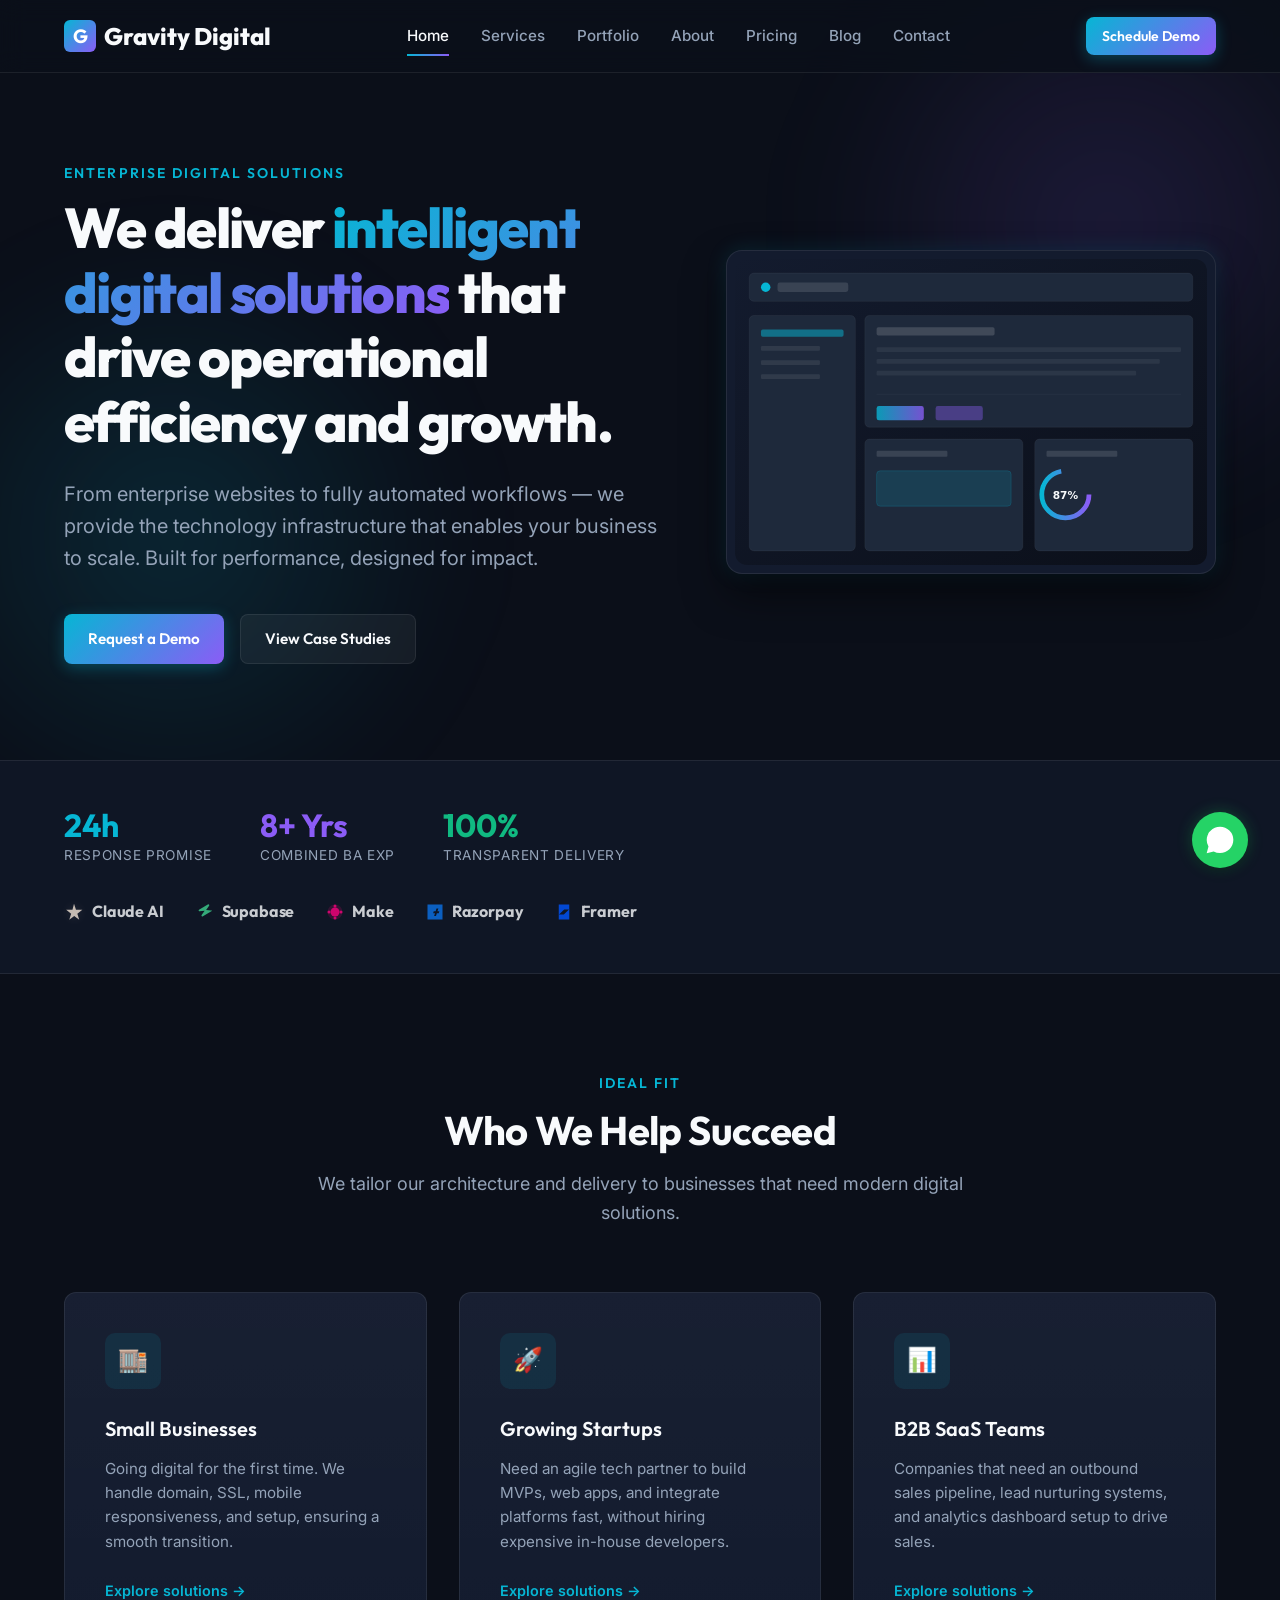
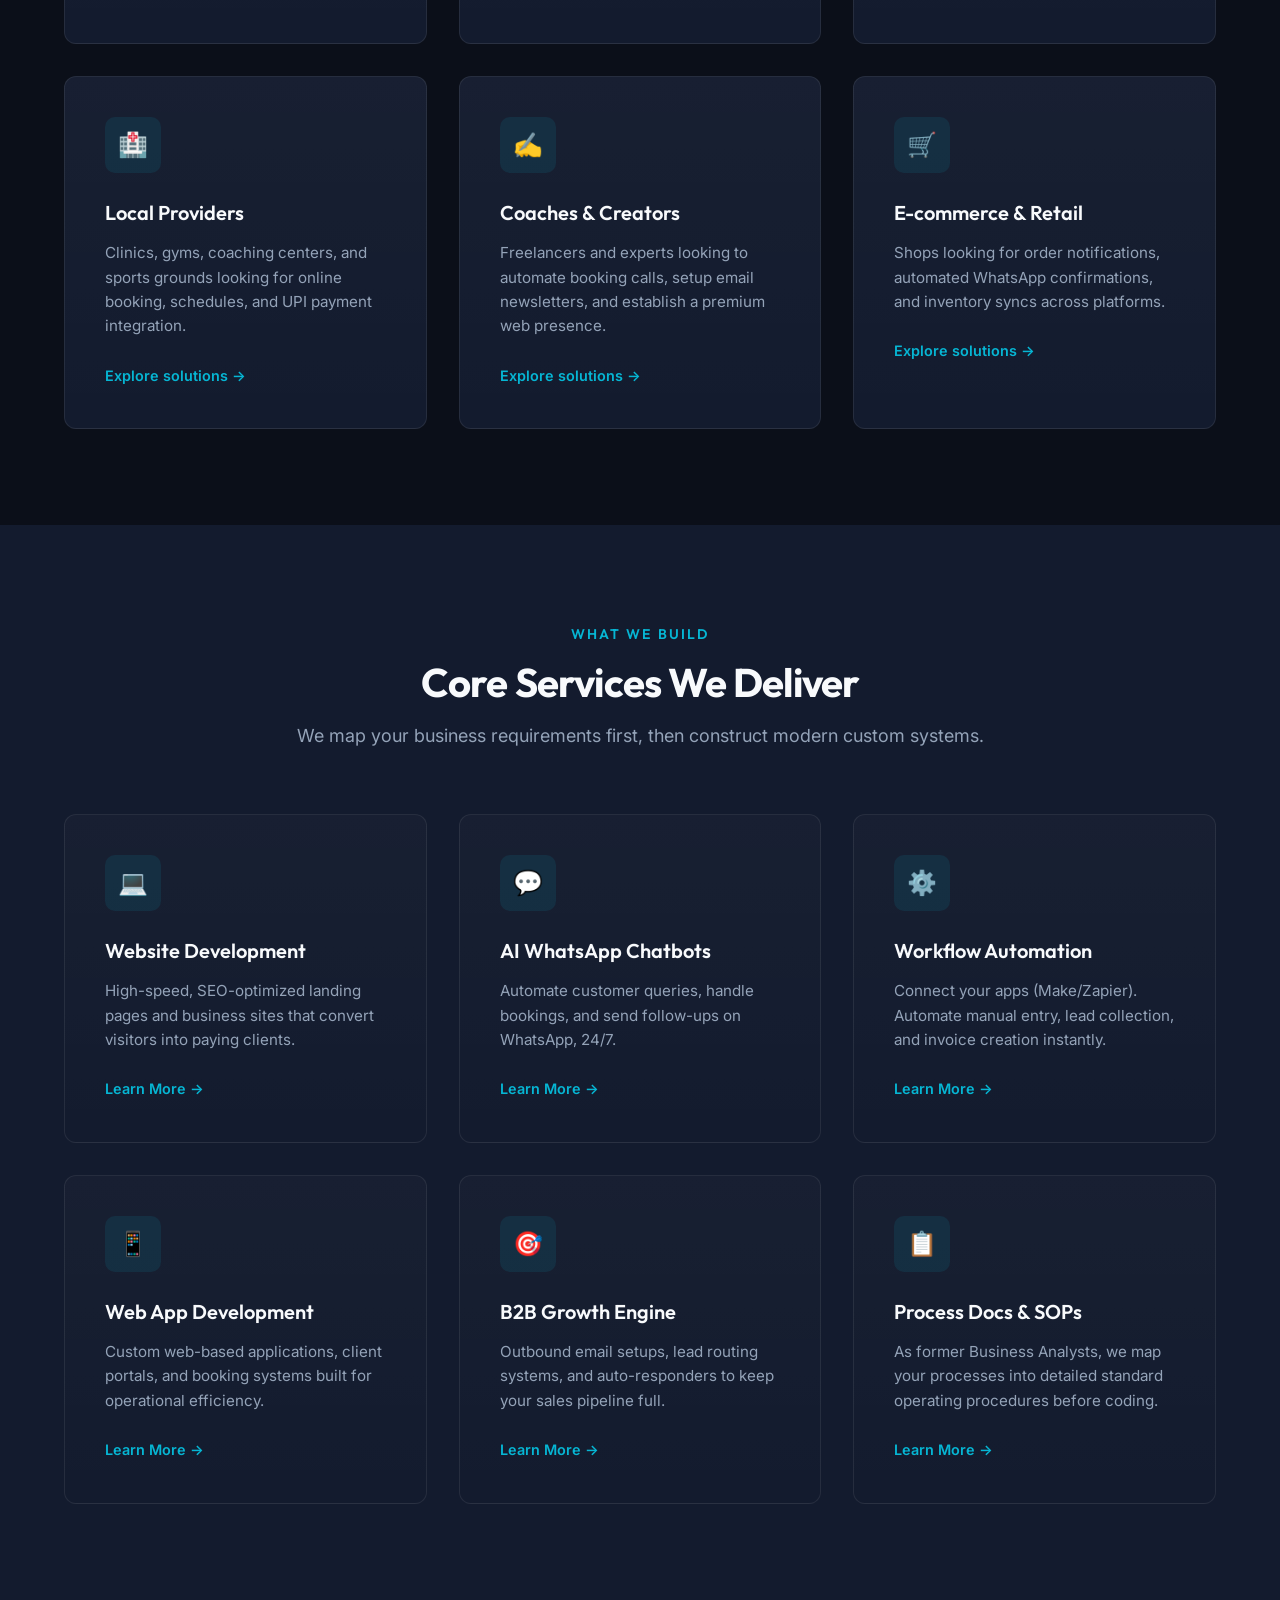
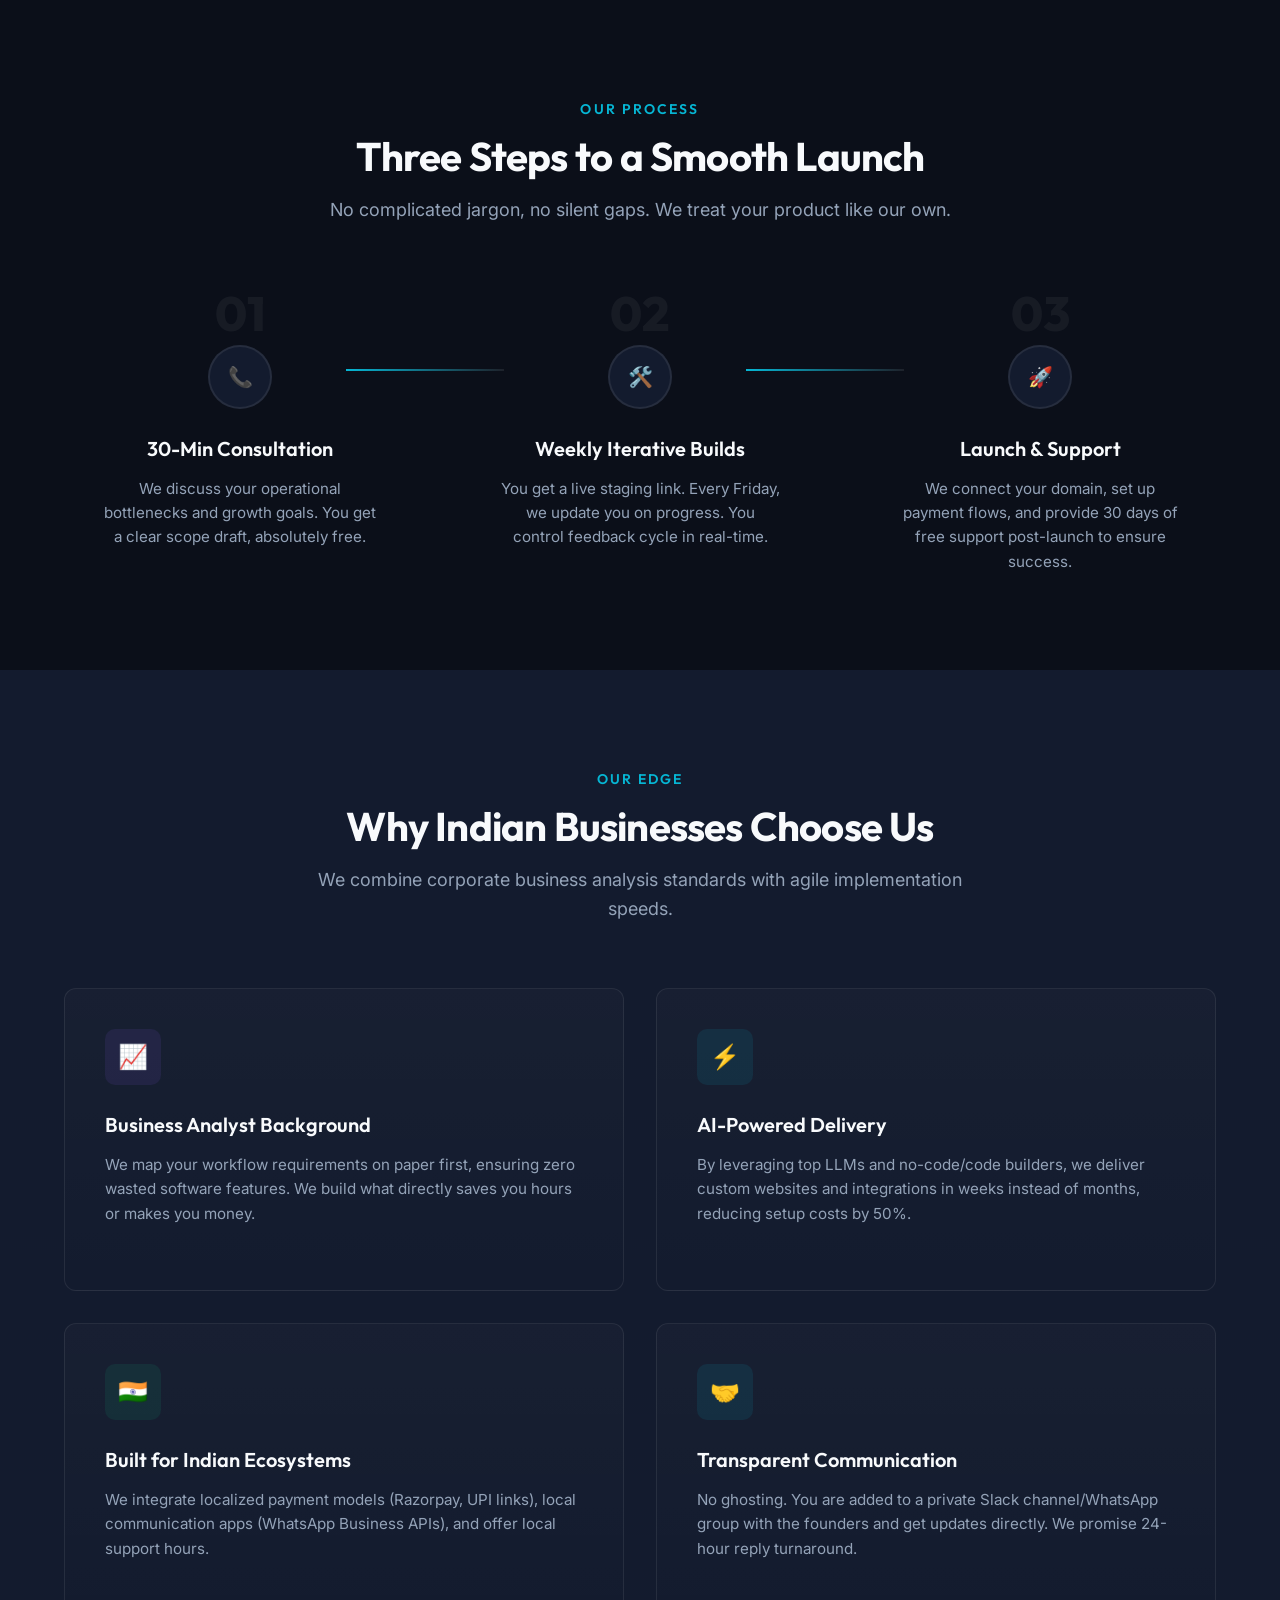
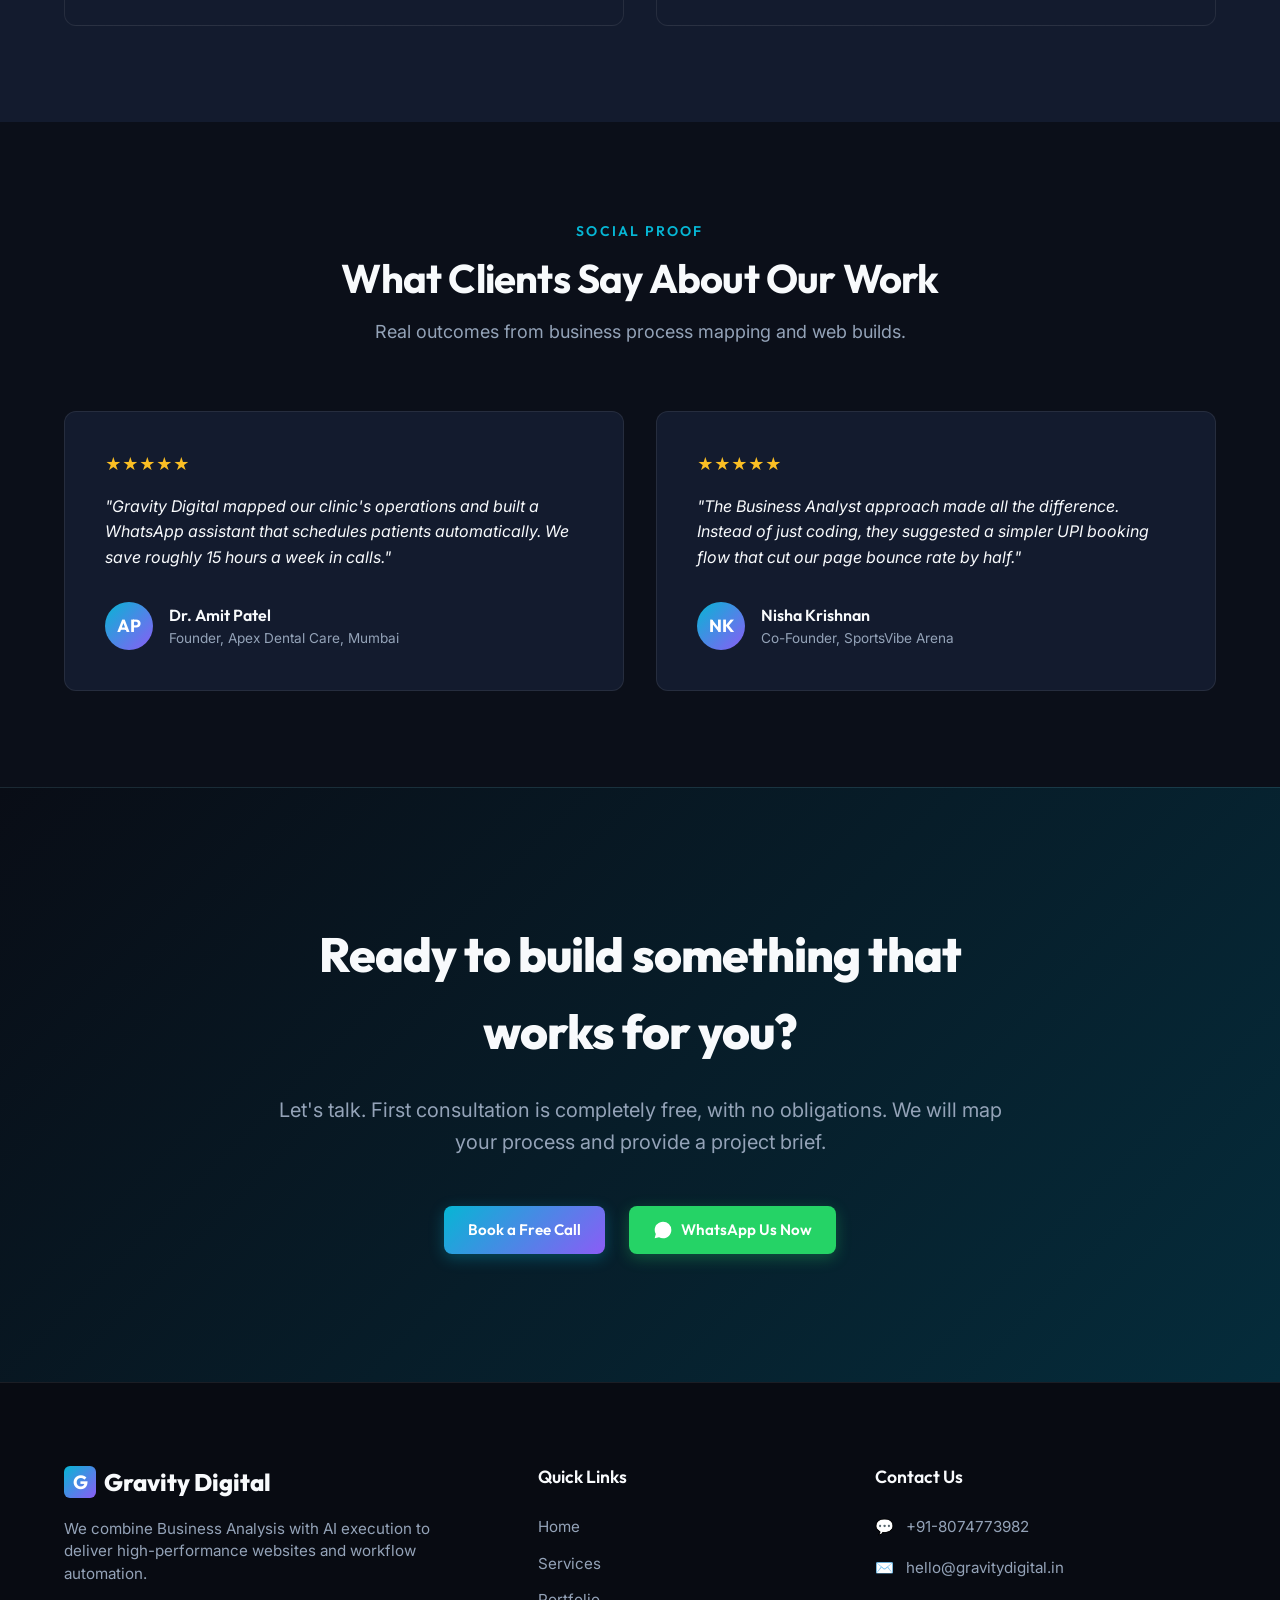
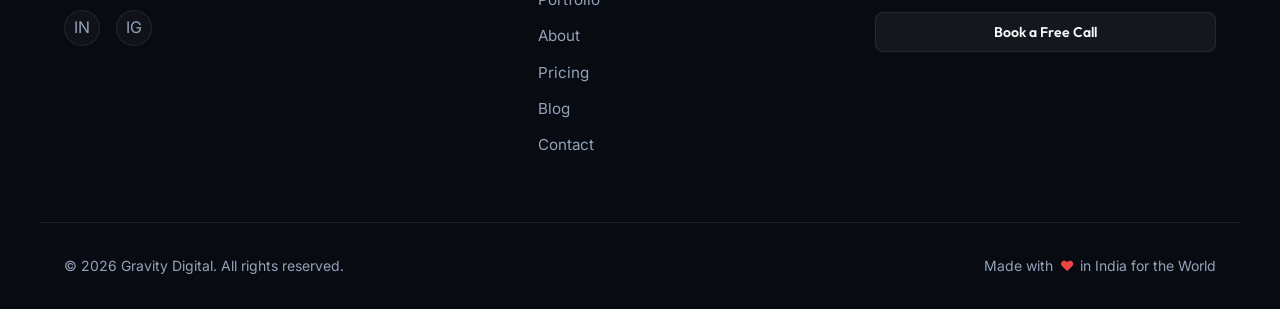
<file: index.html>
<!DOCTYPE html>
<html lang="en">
<head>
    <meta charset="UTF-8">
    <meta name="viewport" content="width=device-width, initial-scale=1.0">
    <title>Gravity Digital | Premium Websites, AI Chatbots & Workflow Automation</title>
    <meta name="description" content="We build high-performance AI-powered websites, custom WhatsApp chatbots, and Make/Zapier workflow automations for startups and businesses ready to scale.">
    <meta property="og:type" content="website">
    <meta property="og:site_name" content="Gravity Digital">
    <meta property="og:title" content="Gravity Digital | Premium Websites, AI Chatbots & Workflow Automation">
    <meta property="og:description" content="We build high-performance AI-powered websites, custom WhatsApp chatbots, and Make/Zapier workflow automations for startups and businesses ready to scale.">
    <meta property="og:url" content="https://gravitydigital.in/">
    <meta property="og:image" content="https://gravitydigital.in/images/hero_mockup.svg">
    <meta name="twitter:card" content="summary_large_image">
    <meta name="twitter:title" content="Gravity Digital | Premium Websites, AI Chatbots & Workflow Automation">
    <meta name="twitter:description" content="We build high-performance AI-powered websites, custom WhatsApp chatbots, and Make/Zapier workflow automations for startups and businesses ready to scale.">
    <script type="application/ld+json">
    {"@context":"https://schema.org","@type":"Organization","name":"Gravity Digital","url":"https://gravitydigital.in","email":"hello@gravitydigital.in","description":"We build high-performance AI-powered websites, custom WhatsApp chatbots, and Make/Zapier workflow automations.","areaServed":"IN"}
    </script>
    <link rel="icon" href="favicon.svg" type="image/svg+xml">
    <link rel="preconnect" href="https://fonts.googleapis.com">
    <link rel="preconnect" href="https://fonts.gstatic.com" crossorigin>
    <link href="https://fonts.googleapis.com/css2?family=Inter:wght@300;400;500;600;700&family=Outfit:wght@400;500;600;700;800&display=swap" rel="stylesheet">
    <link rel="stylesheet" href="css/style.css">
    <script src="js/site-config.js" defer></script>
    <script src="js/main.js" defer></script>
</head>
<body>

    <!-- Header Navigation -->
    <header class="header" id="header">
        <div class="container nav-container">
            <a href="index.html" class="logo" id="nav-logo">
                <div class="logo-icon">G</div>
                <span>Gravity Digital</span>
            </a>
            
            <nav class="nav-menu" id="nav-menu">
                <a href="index.html" class="nav-link">Home</a>
                <a href="services.html" class="nav-link">Services</a>
                <a href="portfolio.html" class="nav-link">Portfolio</a>
                <a href="about.html" class="nav-link">About</a>
                <a href="pricing.html" class="nav-link">Pricing</a>
                <a href="blog.html" class="nav-link">Blog</a>
                <a href="contact.html" class="nav-link">Contact</a>
            </nav>
            
            <div class="nav-actions">
                <a href="contact.html" class="btn btn-primary btn-sm" id="nav-cta-btn">Schedule Demo</a>
            </div>
            
            <button type="button" class="menu-toggle" id="mobile-menu-btn" aria-label="Toggle menu" aria-expanded="false">
                <span></span>
                <span></span>
                <span></span>
            </button>
        </div>
    </header>

    <!-- Hero Section -->
    <section class="hero" id="hero">
        <div class="container hero-grid">
            <div class="hero-content">
                <span class="section-tag">Enterprise Digital Solutions</span>
                <h1 class="hero-title">
                    We deliver <span class="gradient-text">intelligent digital solutions</span> that drive operational efficiency and growth.
                </h1>
                <p class="hero-subtitle">
                    From enterprise websites to fully automated workflows — we provide the technology infrastructure that enables your business to scale. Built for performance, designed for impact.
                </p>
                <div class="hero-buttons">
                    <a href="contact.html" class="btn btn-primary" id="hero-primary-cta">Request a Demo</a>
                    <a href="portfolio.html" class="btn btn-secondary" id="hero-secondary-cta">View Case Studies</a>
                </div>
            </div>
            <div class="hero-visual">
                <div class="hero-mockup-wrapper">
                    <img src="images/hero_mockup.svg?v=2" alt="Gravity Digital Agency Dashboard UI" class="hero-mockup-img" loading="eager">
                </div>
            </div>
        </div>
    </section>

    <!-- Trust Bar Section -->
    <div class="trust-bar" id="trust-bar">
        <div class="container trust-container">
            <div class="trust-stats">
                <div class="stat-item">
                    <span class="stat-num cyan">24h</span>
                    <span class="stat-label">Response Promise</span>
                </div>
                <div class="stat-item">
                    <span class="stat-num purple">8+ Yrs</span>
                    <span class="stat-label">Combined BA Exp</span>
                </div>
                <div class="stat-item">
                    <span class="stat-num emerald">100%</span>
                    <span class="stat-label">Transparent Delivery</span>
                </div>
            </div>
            
            <div class="trust-logos" aria-label="Tools We Use">
                <!-- Claude AI Logo -->
                <div class="logo-item" title="Claude AI">
                    <svg viewBox="0 0 24 24" width="20" height="20" fill="#f2e3d5" style="margin-right: 0.5rem; filter: drop-shadow(0 0 4px rgba(242,227,213,0.15));"><path d="M12 2l2.4 7.4H22l-6 4.6 2.3 7.2-6-4.4-6 4.4 2.3-7.2-6-4.6h7.6z"/></svg>
                    <span class="logo-text">Claude AI</span>
                </div>
                <!-- Supabase Logo -->
                <div class="logo-item" title="Supabase">
                    <svg viewBox="0 0 24 24" width="18" height="18" fill="#3ecf8e" style="margin-right: 0.5rem;"><path d="M21.36 11.23a1.18 1.18 0 0 0-1-1.07l-6.88-.77 4-5.83a1.17 1.17 0 0 0-.25-1.57 1.19 1.19 0 0 0-1.5-.06L4 9a1.18 1.18 0 0 0-.15 1.76c.2.22.48.33.77.3l6.88-.77-4 5.83a1.17 1.17 0 0 0 .25 1.57 1.19 1.19 0 0 0 1.5.06l11.75-7.14c.26-.16.42-.45.45-.76-.02-.27-.16-.53-.39-.68z"/></svg>
                    <span class="logo-text">Supabase</span>
                </div>
                <!-- Make Logo -->
                <div class="logo-item" title="Make">
                    <svg viewBox="0 0 24 24" width="18" height="18" fill="#ff007f" style="margin-right: 0.5rem;"><circle cx="12" cy="12" r="10" opacity="0.2"/><circle cx="12" cy="12" r="6"/><circle cx="12" cy="4" r="2"/><circle cx="12" cy="20" r="2"/><circle cx="4" cy="12" r="2"/><circle cx="20" cy="12" r="2"/></svg>
                    <span class="logo-text">Make</span>
                </div>
                <!-- Razorpay Logo -->
                <div class="logo-item" title="Razorpay">
                    <svg viewBox="0 0 24 24" width="18" height="18" fill="#0b72e7" style="margin-right: 0.5rem;"><path d="M22 2H2v20h20V2zM10.8 17.2L12 13.5H9.5l.8-2.5h2.5L14 7.2h2.5l-1.2 3.8h2.5l-.8 2.5h-2.5l-1.2 3.7H10.8z"/></svg>
                    <span class="logo-text">Razorpay</span>
                </div>
                <!-- Framer Logo -->
                <div class="logo-item" title="Framer">
                    <svg viewBox="0 0 24 24" width="18" height="18" fill="#0055ff" style="margin-right: 0.5rem;"><path d="M5 2h14v6.8H12.2L5 15.6V2zm14 20H5v-6.8h6.8L19 8.4V22z"/></svg>
                    <span class="logo-text">Framer</span>
                </div>
            </div>
        </div>
    </div>

    <!-- Who We Help Section -->
    <section id="who-we-help" class="who-we-help">
        <div class="container">
            <div class="section-header">
                <span class="section-tag">Ideal Fit</span>
                <h2 class="section-title">Who We Help Succeed</h2>
                <p class="section-desc">We tailor our architecture and delivery to businesses that need modern digital solutions.</p>
            </div>
            
            <div class="grid-3">
                <div class="card" id="segment-small-business">
                    <div class="card-icon">🏬</div>
                    <h3 class="card-title">Small Businesses</h3>
                    <p class="card-desc">Going digital for the first time. We handle domain, SSL, mobile responsiveness, and setup, ensuring a smooth transition.</p>
                    <a href="services.html" class="card-link">Explore solutions &rarr;</a>
                </div>
                
                <div class="card" id="segment-startups">
                    <div class="card-icon">🚀</div>
                    <h3 class="card-title">Growing Startups</h3>
                    <p class="card-desc">Need an agile tech partner to build MVPs, web apps, and integrate platforms fast, without hiring expensive in-house developers.</p>
                    <a href="services.html" class="card-link">Explore solutions &rarr;</a>
                </div>
                
                <div class="card" id="segment-saas">
                    <div class="card-icon">📊</div>
                    <h3 class="card-title">B2B SaaS Teams</h3>
                    <p class="card-desc">Companies that need an outbound sales pipeline, lead nurturing systems, and analytics dashboard setup to drive sales.</p>
                    <a href="services.html" class="card-link">Explore solutions &rarr;</a>
                </div>

                <div class="card" id="segment-local-service">
                    <div class="card-icon">🏥</div>
                    <h3 class="card-title">Local Providers</h3>
                    <p class="card-desc">Clinics, gyms, coaching centers, and sports grounds looking for online booking, schedules, and UPI payment integration.</p>
                    <a href="services.html" class="card-link">Explore solutions &rarr;</a>
                </div>

                <div class="card" id="segment-creators">
                    <div class="card-icon">✍️</div>
                    <h3 class="card-title">Coaches & Creators</h3>
                    <p class="card-desc">Freelancers and experts looking to automate booking calls, setup email newsletters, and establish a premium web presence.</p>
                    <a href="services.html" class="card-link">Explore solutions &rarr;</a>
                </div>

                <div class="card" id="segment-retail">
                    <div class="card-icon">🛒</div>
                    <h3 class="card-title">E-commerce & Retail</h3>
                    <p class="card-desc">Shops looking for order notifications, automated WhatsApp confirmations, and inventory syncs across platforms.</p>
                    <a href="services.html" class="card-link">Explore solutions &rarr;</a>
                </div>
            </div>
        </div>
    </section>

    <!-- Services Overview Section -->
    <section id="services" class="services" style="background-color: var(--bg-secondary);">
        <div class="container">
            <div class="section-header">
                <span class="section-tag">What We Build</span>
                <h2 class="section-title">Core Services We Deliver</h2>
                <p class="section-desc">We map your business requirements first, then construct modern custom systems.</p>
            </div>
            
            <div class="grid-3">
                <div class="card" id="service-overview-web">
                    <div class="card-icon">💻</div>
                    <h3 class="card-title">Website Development</h3>
                    <p class="card-desc">High-speed, SEO-optimized landing pages and business sites that convert visitors into paying clients.</p>
                    <a href="service-web-dev.html" class="card-link">Learn More &rarr;</a>
                </div>
                
                <div class="card" id="service-overview-chatbot">
                    <div class="card-icon">💬</div>
                    <h3 class="card-title">AI WhatsApp Chatbots</h3>
                    <p class="card-desc">Automate customer queries, handle bookings, and send follow-ups on WhatsApp, 24/7.</p>
                    <a href="service-chatbot.html" class="card-link">Learn More &rarr;</a>
                </div>
                
                <div class="card" id="service-overview-automation">
                    <div class="card-icon">⚙️</div>
                    <h3 class="card-title">Workflow Automation</h3>
                    <p class="card-desc">Connect your apps (Make/Zapier). Automate manual entry, lead collection, and invoice creation instantly.</p>
                    <a href="service-automation.html" class="card-link">Learn More &rarr;</a>
                </div>

                <div class="card" id="service-overview-app">
                    <div class="card-icon">📱</div>
                    <h3 class="card-title">Web App Development</h3>
                    <p class="card-desc">Custom web-based applications, client portals, and booking systems built for operational efficiency.</p>
                    <a href="service-web-dev.html" class="card-link">Learn More &rarr;</a>
                </div>

                <div class="card" id="service-overview-sales">
                    <div class="card-icon">🎯</div>
                    <h3 class="card-title">B2B Growth Engine</h3>
                    <p class="card-desc">Outbound email setups, lead routing systems, and auto-responders to keep your sales pipeline full.</p>
                    <a href="service-automation.html" class="card-link">Learn More &rarr;</a>
                </div>

                <div class="card" id="service-overview-docs">
                    <div class="card-icon">📋</div>
                    <h3 class="card-title">Process Docs & SOPs</h3>
                    <p class="card-desc">As former Business Analysts, we map your processes into detailed standard operating procedures before coding.</p>
                    <a href="services.html" class="card-link">Learn More &rarr;</a>
                </div>
            </div>
        </div>
    </section>

    <!-- How It Works Section -->
    <section id="how-it-works" class="how-it-works">
        <div class="container">
            <div class="section-header">
                <span class="section-tag">Our Process</span>
                <h2 class="section-title">Three Steps to a Smooth Launch</h2>
                <p class="section-desc">No complicated jargon, no silent gaps. We treat your product like our own.</p>
            </div>
            
            <div class="timeline-grid">
                <div class="timeline-step">
                    <div class="timeline-num">01</div>
                    <div class="timeline-icon">📞</div>
                    <h3 class="timeline-title">30-Min Consultation</h3>
                    <p class="timeline-desc">We discuss your operational bottlenecks and growth goals. You get a clear scope draft, absolutely free.</p>
                    <span class="timeline-arrow"></span>
                </div>
                
                <div class="timeline-step">
                    <div class="timeline-num">02</div>
                    <div class="timeline-icon">🛠️</div>
                    <h3 class="timeline-title">Weekly Iterative Builds</h3>
                    <p class="timeline-desc">You get a live staging link. Every Friday, we update you on progress. You control feedback cycle in real-time.</p>
                    <span class="timeline-arrow"></span>
                </div>
                
                <div class="timeline-step">
                    <div class="timeline-num">03</div>
                    <div class="timeline-icon">🚀</div>
                    <h3 class="timeline-title">Launch & Support</h3>
                    <p class="timeline-desc">We connect your domain, set up payment flows, and provide 30 days of free support post-launch to ensure success.</p>
                </div>
            </div>
        </div>
    </section>

    <!-- Why Us Section -->
    <section id="why-us" class="why-us" style="background-color: var(--bg-secondary);">
        <div class="container">
            <div class="section-header">
                <span class="section-tag">Our Edge</span>
                <h2 class="section-title">Why Indian Businesses Choose Us</h2>
                <p class="section-desc">We combine corporate business analysis standards with agile implementation speeds.</p>
            </div>
            
            <div class="grid-2">
                <div class="card" id="why-ba-bg">
                    <div class="card-icon" style="background-color: rgba(139, 92, 246, 0.1); color: var(--accent-purple);">📈</div>
                    <h3 class="card-title">Business Analyst Background</h3>
                    <p class="card-desc">We map your workflow requirements on paper first, ensuring zero wasted software features. We build what directly saves you hours or makes you money.</p>
                </div>
                
                <div class="card" id="why-ai-powered">
                    <div class="card-icon">⚡</div>
                    <h3 class="card-title">AI-Powered Delivery</h3>
                    <p class="card-desc">By leveraging top LLMs and no-code/code builders, we deliver custom websites and integrations in weeks instead of months, reducing setup costs by 50%.</p>
                </div>

                <div class="card" id="why-local-focus">
                    <div class="card-icon" style="background-color: rgba(16, 183, 129, 0.1); color: var(--accent-emerald);">🇮🇳</div>
                    <h3 class="card-title">Built for Indian Ecosystems</h3>
                    <p class="card-desc">We integrate localized payment models (Razorpay, UPI links), local communication apps (WhatsApp Business APIs), and offer local support hours.</p>
                </div>

                <div class="card" id="why-transparency">
                    <div class="card-icon">🤝</div>
                    <h3 class="card-title">Transparent Communication</h3>
                    <p class="card-desc">No ghosting. You are added to a private Slack channel/WhatsApp group with the founders and get updates directly. We promise 24-hour reply turnaround.</p>
                </div>
            </div>
        </div>
    </section>

    <!-- Testimonials Section -->
    <section id="testimonials" class="testimonials">
        <div class="container">
            <div class="section-header">
                <span class="section-tag">Social Proof</span>
                <h2 class="section-title">What Clients Say About Our Work</h2>
                <p class="section-desc">Real outcomes from business process mapping and web builds.</p>
            </div>
            
            <div class="testimonials-grid">
                <div class="testimonial-card" id="testimonial-1">
                    <div>
                        <div class="testimonial-stars">★★★★★</div>
                        <p class="testimonial-text">
                            "Gravity Digital mapped our clinic's operations and built a WhatsApp assistant that schedules patients automatically. We save roughly 15 hours a week in calls."
                        </p>
                    </div>
                    <div class="testimonial-user">
                        <div class="user-avatar">AP</div>
                        <div class="user-info">
                            <h4>Dr. Amit Patel</h4>
                            <p>Founder, Apex Dental Care, Mumbai</p>
                        </div>
                    </div>
                </div>
                
                <div class="testimonial-card" id="testimonial-2">
                    <div>
                        <div class="testimonial-stars">★★★★★</div>
                        <p class="testimonial-text">
                            "The Business Analyst approach made all the difference. Instead of just coding, they suggested a simpler UPI booking flow that cut our page bounce rate by half."
                        </p>
                    </div>
                    <div class="testimonial-user">
                        <div class="user-avatar">NK</div>
                        <div class="user-info">
                            <h4>Nisha Krishnan</h4>
                            <p>Co-Founder, SportsVibe Arena</p>
                        </div>
                    </div>
                </div>
            </div>
        </div>
    </section>

    <!-- Final CTA Section -->
    <section class="final-cta" id="final-cta">
        <div class="container cta-box">
            <h2 class="cta-title">Ready to build something that works for you?</h2>
            <p class="cta-desc">Let's talk. First consultation is completely free, with no obligations. We will map your process and provide a project brief.</p>
            <div class="cta-buttons">
                <a href="contact.html" class="btn btn-primary" id="final-primary-cta">Book a Free Call</a>
                <a href="#" data-site-link="whatsapp-cta" class="btn btn-whatsapp" id="final-whatsapp-cta">
                    <svg viewBox="0 0 24 24" width="20" height="20" style="margin-right: 8px; fill: white; display: inline-block; vertical-align: middle;">
                        <path d="M12.012 2c-5.506 0-9.989 4.478-9.99 9.984a9.96 9.96 0 0 0 1.335 4.963L2 22l5.233-1.371a9.945 9.945 0 0 0 4.779 1.21h.005c5.505 0 9.989-4.478 9.99-9.984A9.97 9.97 0 0 0 12.012 2zm4.7 13.914c-.258.724-1.258 1.312-1.77 1.365-.47.05-1.077.078-1.748-.135-.41-.13-1.722-.656-3.268-2.03-1.282-1.139-2.148-2.546-2.4-2.98-.25-.436-.027-.673.19-.89.197-.196.438-.51.657-.766.22-.255.292-.437.438-.729.146-.29.073-.545-.036-.763-.11-.218-.985-2.37-1.348-3.245-.35-.85-.71-.735-1.018-.75-.262-.014-.56-.014-.86-.014-.3 0-.785.112-1.194.56-.41.448-1.562 1.527-1.562 3.722 0 2.196 1.6 4.316 1.82 4.62.22.304 3.148 4.805 7.627 6.74.1.043.2.083.3.12 1.07.34 2.045.293 2.818.177.86-.13 1.77-.724 2.02-1.388.25-.664.25-1.233.175-1.389-.075-.156-.275-.25-.575-.4z"/>
                    </svg>WhatsApp Us Now
                </a>
            </div>
        </div>
    </section>

    <!-- Floating WhatsApp Widget -->
    <div class="whatsapp-widget" id="floating-whatsapp-widget">
        <span class="whatsapp-tooltip">Chat with a developer</span>
        <a href="#" data-site-link="whatsapp-quote" class="whatsapp-bubble" aria-label="Chat on WhatsApp">
            <svg viewBox="0 0 24 24">
                <path d="M12.012 2c-5.506 0-9.989 4.478-9.99 9.984a9.96 9.96 0 0 0 1.335 4.963L2 22l5.233-1.371a9.945 9.945 0 0 0 4.779 1.21h.005c5.505 0 9.989-4.478 9.99-9.984A9.97 9.97 0 0 0 12.012 2zm4.7 13.914c-.258.724-1.258 1.312-1.77 1.365-.47.05-1.077.078-1.748-.135-.41-.13-1.722-.656-3.268-2.03-1.282-1.139-2.148-2.546-2.4-2.98-.25-.436-.027-.673.19-.89.197-.196.438-.51.657-.766.22-.255.292-.437.438-.729.146-.29.073-.545-.036-.763-.11-.218-.985-2.37-1.348-3.245-.35-.85-.71-.735-1.018-.75-.262-.014-.56-.014-.86-.014-.3 0-.785.112-1.194.56-.41.448-1.562 1.527-1.562 3.722 0 2.196 1.6 4.316 1.82 4.62.22.304 3.148 4.805 7.627 6.74.1.043.2.083.3.12 1.07.34 2.045.293 2.818.177.86-.13 1.77-.724 2.02-1.388.25-.664.25-1.233.175-1.389-.075-.156-.275-.25-.575-.4z"/>
            </svg>
        </a>
    </div>

    <!-- Footer -->
    <footer class="footer" id="footer">
        <div class="container footer-top">
            <div class="footer-brand">
                <a href="index.html" class="logo">
                    <div class="logo-icon">G</div>
                    <span>Gravity Digital</span>
                </a>
                <p class="footer-tagline">
                    We combine Business Analysis with AI execution to deliver high-performance websites and workflow automation.
                </p>
                <div class="footer-socials">
                    <a href="#" data-site-link="linkedin" class="footer-social-icon" aria-label="LinkedIn">IN</a>
                    <a href="#" data-site-link="instagram" class="footer-social-icon" aria-label="Instagram">IG</a>
                </div>
            </div>
            
            <div class="footer-links-col">
                <h4>Quick Links</h4>
                <div class="footer-links-list">
                    <a href="index.html" class="footer-link">Home</a>
                    <a href="services.html" class="footer-link">Services</a>
                    <a href="portfolio.html" class="footer-link">Portfolio</a>
                    <a href="about.html" class="footer-link">About</a>
                    <a href="pricing.html" class="footer-link">Pricing</a>
                    <a href="blog.html" class="footer-link">Blog</a>
                    <a href="contact.html" class="footer-link">Contact</a>
                </div>
            </div>
            
            <div class="footer-links-col">
                <h4>Contact Us</h4>
                <div class="footer-contact-info">
                    <div class="footer-contact-item">
                        <span>💬</span>
                        <a href="#" data-site-link="phone" data-site-text>+91 99999 99999</a>
                    </div>
                    <div class="footer-contact-item">
                        <span>✉️</span>
                        <a href="#" data-site-link="email" data-site-text>hello@gravitydigital.in</a>
                    </div>
                    <div class="footer-contact-item" style="margin-top: 1rem;">
                        <a href="contact.html" class="btn btn-secondary btn-sm btn-block">Book a Free Call</a>
                    </div>
                </div>
            </div>
        </div>
        
        <div class="container footer-bottom">
            <p>&copy; 2026 Gravity Digital. All rights reserved.</p>
            <div class="footer-love">
                Made with <span class="heart-icon">&hearts;</span> in India for the World
            </div>
        </div>
    </footer>

</body>
</html>
</file>
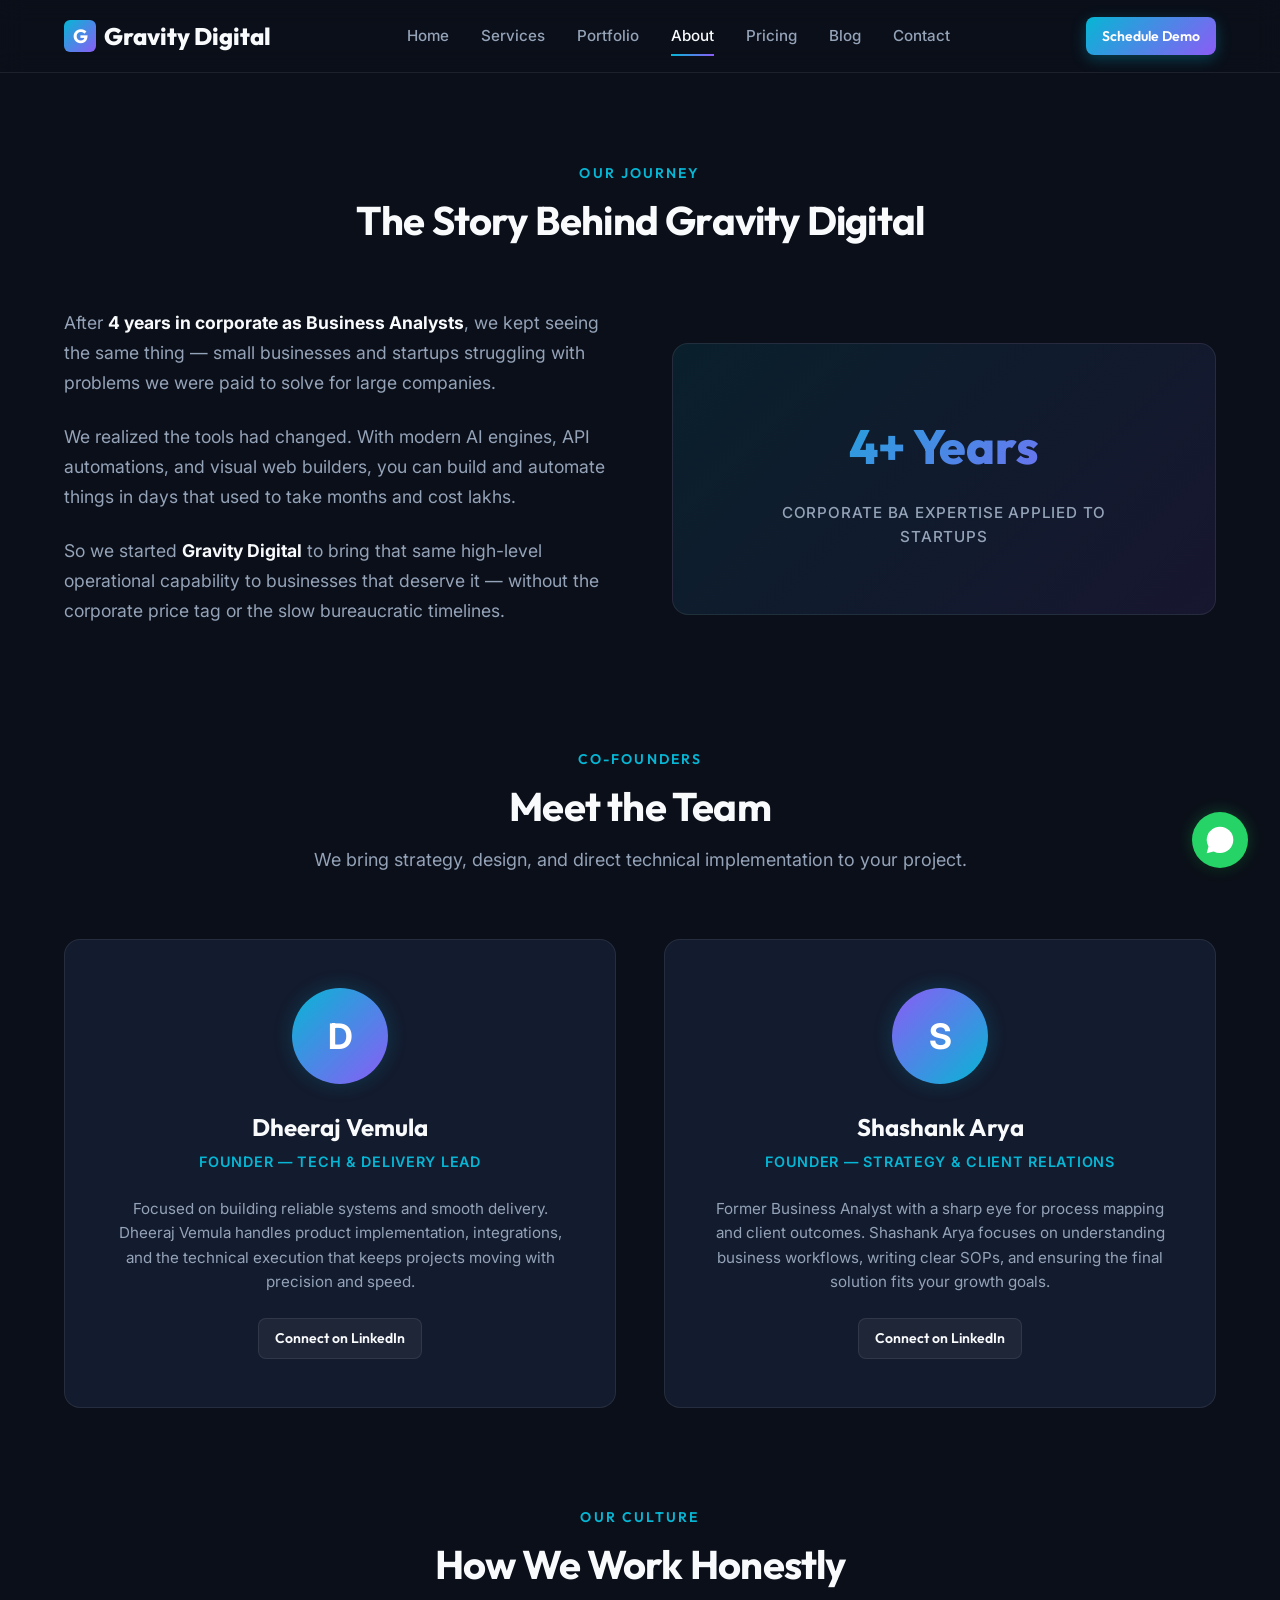
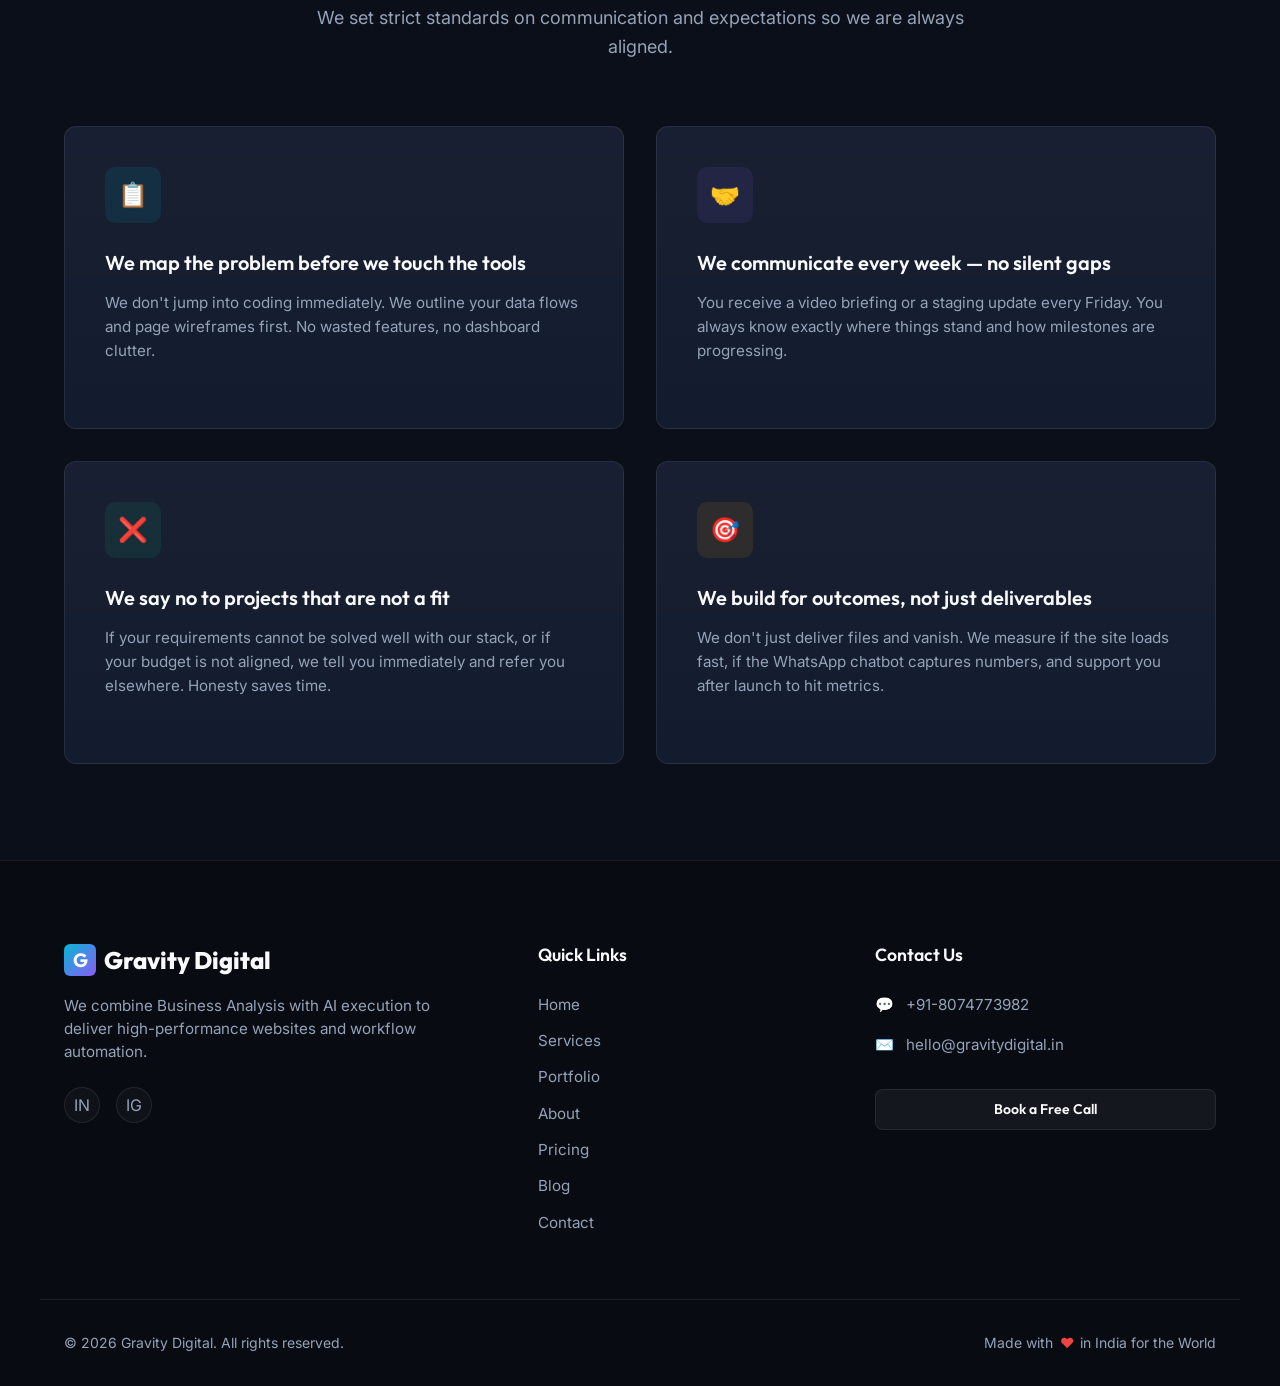
<file: about.html>
<!DOCTYPE html>
<html lang="en">
<head>
    <meta charset="UTF-8">
    <meta name="viewport" content="width=device-width, initial-scale=1.0">
    <title>About Us | Gravity Digital</title>
    <meta name="description" content="Read the story of Gravity Digital, founded by two former Business Analysts who build high-performance websites and automated operations for Indian businesses.">
        <link rel="icon" href="favicon.svg" type="image/svg+xml">
    <link rel="preconnect" href="https://fonts.googleapis.com">
    <link rel="preconnect" href="https://fonts.gstatic.com" crossorigin>
    <link href="https://fonts.googleapis.com/css2?family=Inter:wght@300;400;500;600;700&family=Outfit:wght@400;500;600;700;800&display=swap" rel="stylesheet">
    <link rel="stylesheet" href="css/style.css">
    <script src="js/site-config.js" defer></script>
    <script src="js/main.js" defer></script>
</head>
<body>

    <!-- Header Navigation -->
    <header class="header" id="header">
        <div class="container nav-container">
            <a href="index.html" class="logo" id="nav-logo">
                <div class="logo-icon">G</div>
                <span>Gravity Digital</span>
            </a>
            
            <nav class="nav-menu" id="nav-menu">
                <a href="index.html" class="nav-link">Home</a>
                <a href="services.html" class="nav-link">Services</a>
                <a href="portfolio.html" class="nav-link">Portfolio</a>
                <a href="about.html" class="nav-link">About</a>
                <a href="pricing.html" class="nav-link">Pricing</a>
                <a href="blog.html" class="nav-link">Blog</a>
                <a href="contact.html" class="nav-link">Contact</a>
            </nav>
            
            <div class="nav-actions">
                <a href="contact.html" class="btn btn-primary btn-sm" id="nav-cta-btn">Schedule Demo</a>
            </div>
            
            <button type="button" class="menu-toggle" id="mobile-menu-btn" aria-label="Toggle menu" aria-expanded="false">
                <span></span>
                <span></span>
                <span></span>
            </button>
        </div>
    </header>

    <div class="container about-layout">
        
        <!-- Section 1: Our Story -->
        <div class="section-header">
            <span class="section-tag">Our Journey</span>
            <h1 class="section-title">The Story Behind Gravity Digital</h1>
        </div>

        <div class="story-grid">
            <div class="story-content">
                <p>
                    After <strong>4 years in corporate as Business Analysts</strong>, we kept seeing the same thing — small businesses and startups struggling with problems we were paid to solve for large companies.
                </p>
                <p>
                    We realized the tools had changed. With modern AI engines, API automations, and visual web builders, you can build and automate things in days that used to take months and cost lakhs.
                </p>
                <p>
                    So we started <strong>Gravity Digital</strong> to bring that same high-level operational capability to businesses that deserve it — without the corporate price tag or the slow bureaucratic timelines.
                </p>
            </div>
            <div class="story-visual-box">
                <div class="story-visual-badge">4+ Years</div>
                <p style="color: var(--text-secondary); font-size: 0.95rem; font-weight: 500; text-transform: uppercase; letter-spacing: 0.05em;">Corporate BA Expertise Applied to Startups</p>
            </div>
        </div>

        <!-- Section 2: Meet the Team -->
        <div style="margin-bottom: 6rem;">
            <div class="section-header">
                <span class="section-tag">Co-Founders</span>
                <h2 class="section-title">Meet the Team</h2>
                <p class="section-desc">We bring strategy, design, and direct technical implementation to your project.</p>
            </div>
            
            <div class="team-grid">
                <div class="team-card" id="founder-Dheeraj Vemula">
                    <div class="team-avatar">D</div>
                    <h3 class="team-name">Dheeraj Vemula</h3>
                    <p class="team-role">Founder — Tech & Delivery Lead</p>
                    <p class="team-bio">
                        Focused on building reliable systems and smooth delivery. Dheeraj Vemula handles product implementation, integrations, and the technical execution that keeps projects moving with precision and speed.
                    </p>
                    <a href="#" data-site-link="linkedin" class="btn btn-secondary btn-sm">Connect on LinkedIn</a>
                </div>
                
                <div class="team-card" id="founder-Shashank Arya">
                    <div class="team-avatar" style="background: linear-gradient(135deg, var(--accent-purple), var(--accent-cyan));">S</div>
                    <h3 class="team-name">Shashank Arya</h3>
                    <p class="team-role">Founder — Strategy & Client Relations</p>
                    <p class="team-bio">
                        Former Business Analyst with a sharp eye for process mapping and client outcomes. Shashank Arya focuses on understanding business workflows, writing clear SOPs, and ensuring the final solution fits your growth goals.
                    </p>
                    <a href="#" data-site-link="linkedin" class="btn btn-secondary btn-sm">Connect on LinkedIn</a>
                </div>
            </div>
        </div>

        <!-- Section 3: How We Work (Values) -->
        <div style="margin-bottom: 6rem;">
            <div class="section-header">
                <span class="section-tag">Our Culture</span>
                <h2 class="section-title">How We Work Honestly</h2>
                <p class="section-desc">We set strict standards on communication and expectations so we are always aligned.</p>
            </div>
            
            <div class="grid-2">
                <div class="card" id="value-map-first">
                    <div class="card-icon" style="background-color: rgba(6, 182, 212, 0.1); color: var(--accent-cyan);">📋</div>
                    <h3 class="card-title">We map the problem before we touch the tools</h3>
                    <p class="card-desc">We don't jump into coding immediately. We outline your data flows and page wireframes first. No wasted features, no dashboard clutter.</p>
                </div>
                
                <div class="card" id="value-weekly-updates">
                    <div class="card-icon" style="background-color: rgba(139, 92, 246, 0.1); color: var(--accent-purple);">🤝</div>
                    <h3 class="card-title">We communicate every week — no silent gaps</h3>
                    <p class="card-desc">You receive a video briefing or a staging update every Friday. You always know exactly where things stand and how milestones are progressing.</p>
                </div>

                <div class="card" id="value-fit-check">
                    <div class="card-icon" style="background-color: rgba(16, 183, 129, 0.1); color: var(--accent-emerald);">❌</div>
                    <h3 class="card-title">We say no to projects that are not a fit</h3>
                    <p class="card-desc">If your requirements cannot be solved well with our stack, or if your budget is not aligned, we tell you immediately and refer you elsewhere. Honesty saves time.</p>
                </div>

                <div class="card" id="value-outcomes">
                    <div class="card-icon" style="background-color: rgba(245, 158, 11, 0.1); color: #f59e0b;">🎯</div>
                    <h3 class="card-title">We build for outcomes, not just deliverables</h3>
                    <p class="card-desc">We don't just deliver files and vanish. We measure if the site loads fast, if the WhatsApp chatbot captures numbers, and support you after launch to hit metrics.</p>
                </div>
            </div>
        </div>

    </div>

    <!-- Floating WhatsApp Widget -->
    <div class="whatsapp-widget" id="floating-whatsapp-widget">
        <span class="whatsapp-tooltip">Chat with a developer</span>
        <a href="#" data-site-link="whatsapp-quote" class="whatsapp-bubble" aria-label="Chat on WhatsApp">
            <svg viewBox="0 0 24 24">
                <path d="M12.012 2c-5.506 0-9.989 4.478-9.99 9.984a9.96 9.96 0 0 0 1.335 4.963L2 22l5.233-1.371a9.945 9.945 0 0 0 4.779 1.21h.005c5.505 0 9.989-4.478 9.99-9.984A9.97 9.97 0 0 0 12.012 2zm4.7 13.914c-.258.724-1.258 1.312-1.77 1.365-.47.05-1.077.078-1.748-.135-.41-.13-1.722-.656-3.268-2.03-1.282-1.139-2.148-2.546-2.4-2.98-.25-.436-.027-.673.19-.89.197-.196.438-.51.657-.766.22-.255.292-.437.438-.729.146-.29.073-.545-.036-.763-.11-.218-.985-2.37-1.348-3.245-.35-.85-.71-.735-1.018-.75-.262-.014-.56-.014-.86-.014-.3 0-.785.112-1.194.56-.41.448-1.562 1.527-1.562 3.722 0 2.196 1.6 4.316 1.82 4.62.22.304 3.148 4.805 7.627 6.74.1.043.2.083.3.12 1.07.34 2.045.293 2.818.177.86-.13 1.77-.724 2.02-1.388.25-.664.25-1.233.175-1.389-.075-.156-.275-.25-.575-.4z"/>
            </svg>
        </a>
    </div>

    <!-- Footer -->
    <footer class="footer" id="footer">
        <div class="container footer-top">
            <div class="footer-brand">
                <a href="index.html" class="logo">
                    <div class="logo-icon">G</div>
                    <span>Gravity Digital</span>
                </a>
                <p class="footer-tagline">
                    We combine Business Analysis with AI execution to deliver high-performance websites and workflow automation.
                </p>
                <div class="footer-socials">
                    <a href="#" data-site-link="linkedin" class="footer-social-icon" aria-label="LinkedIn">IN</a>
                    <a href="#" data-site-link="instagram" class="footer-social-icon" aria-label="Instagram">IG</a>
                </div>
            </div>
            
            <div class="footer-links-col">
                <h4>Quick Links</h4>
                <div class="footer-links-list">
                    <a href="index.html" class="footer-link">Home</a>
                    <a href="services.html" class="footer-link">Services</a>
                    <a href="portfolio.html" class="footer-link">Portfolio</a>
                    <a href="about.html" class="footer-link">About</a>
                    <a href="pricing.html" class="footer-link">Pricing</a>
                    <a href="blog.html" class="footer-link">Blog</a>
                    <a href="contact.html" class="footer-link">Contact</a>
                </div>
            </div>
            
            <div class="footer-links-col">
                <h4>Contact Us</h4>
                <div class="footer-contact-info">
                    <div class="footer-contact-item">
                        <span>💬</span>
                        <a href="#" data-site-link="phone" data-site-text>+91 99999 99999</a>
                    </div>
                    <div class="footer-contact-item">
                        <span>✉️</span>
                        <a href="#" data-site-link="email" data-site-text>hello@gravitydigital.in</a>
                    </div>
                    <div class="footer-contact-item" style="margin-top: 1rem;">
                        <a href="contact.html" class="btn btn-secondary btn-sm btn-block">Book a Free Call</a>
                    </div>
                </div>
            </div>
        </div>
        
        <div class="container footer-bottom">
            <p>&copy; 2026 Gravity Digital. All rights reserved.</p>
            <div class="footer-love">
                Made with <span class="heart-icon">&hearts;</span> in India for the World
            </div>
        </div>
    </footer>

</body>
</html>
</file>
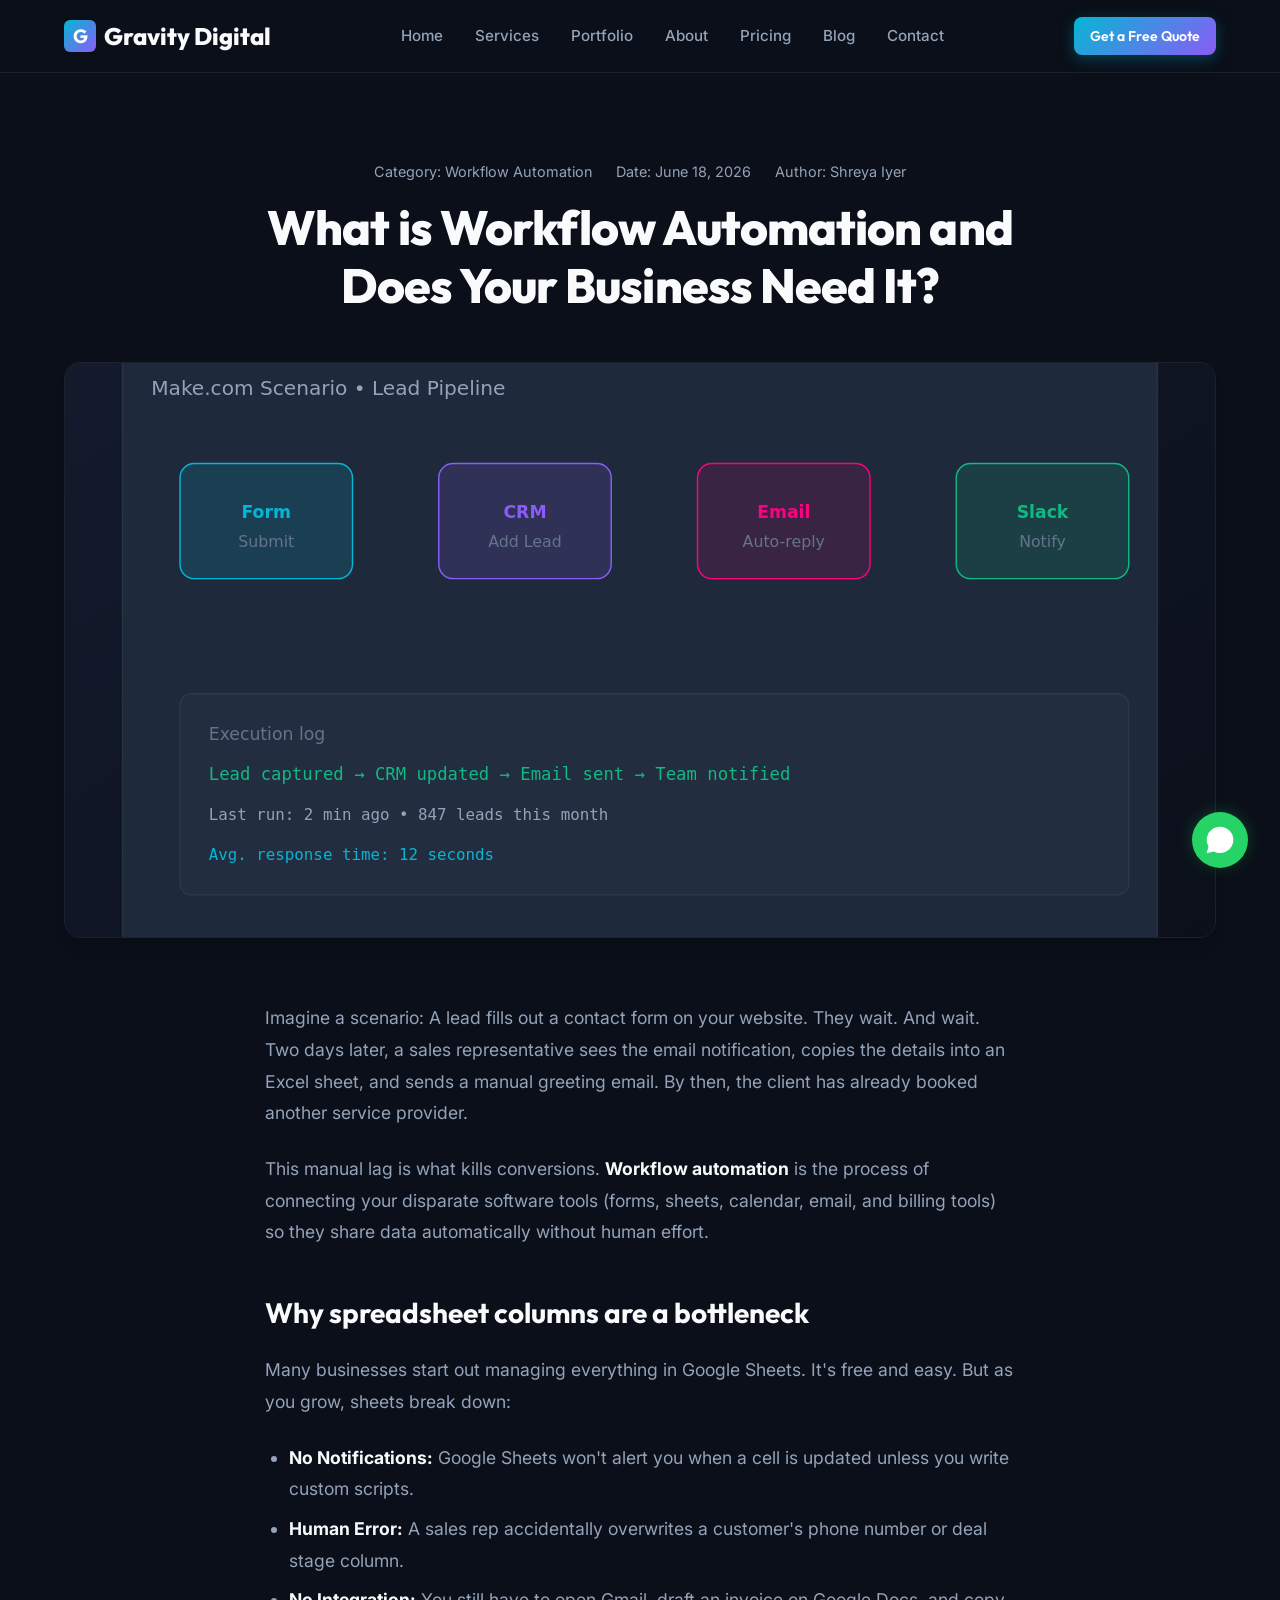
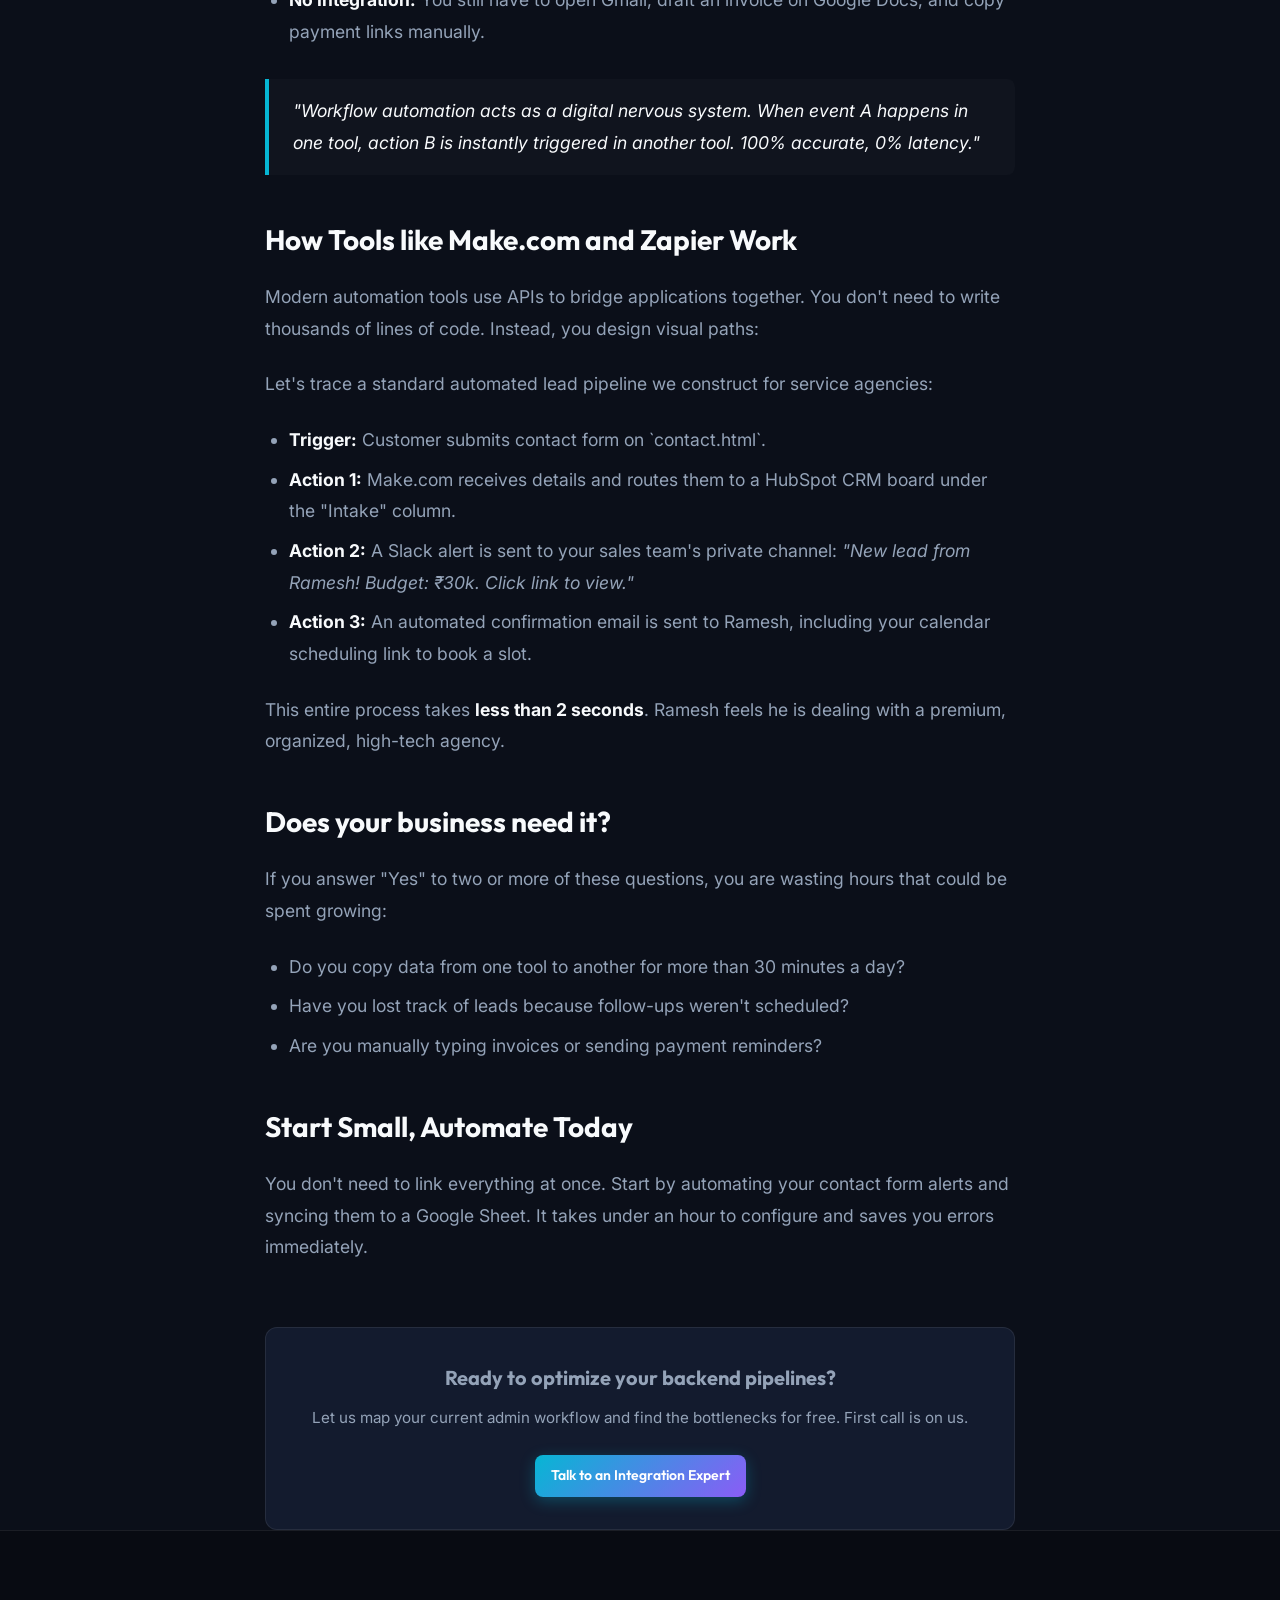
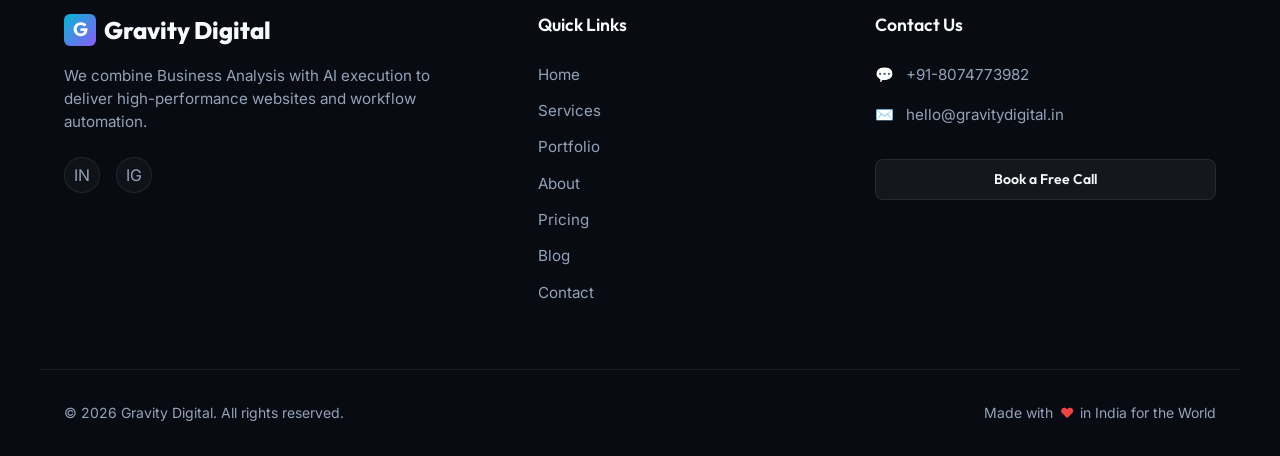
<file: blog-business-automation.html>
<!DOCTYPE html>
<html lang="en">
<head>
    <meta charset="UTF-8">
    <meta name="viewport" content="width=device-width, initial-scale=1.0">
    <title>What is Workflow Automation & CRM Pipelines | Gravity Digital Blog</title>
    <meta name="description" content="Learn what business process automation is and how tools like Make.com and Zapier can connect your spreadsheets, emails, and invoicing tools automatically.">
        <link rel="icon" href="favicon.svg" type="image/svg+xml">
    <link rel="preconnect" href="https://fonts.googleapis.com">
    <link rel="preconnect" href="https://fonts.gstatic.com" crossorigin>
    <link href="https://fonts.googleapis.com/css2?family=Inter:wght@300;400;500;600;700&family=Outfit:wght@400;500;600;700;800&display=swap" rel="stylesheet">
    <link rel="stylesheet" href="css/style.css">
    <script src="js/site-config.js" defer></script>
    <script src="js/main.js" defer></script>
</head>
<body>

    <!-- Header Navigation -->
    <header class="header" id="header">
        <div class="container nav-container">
            <a href="index.html" class="logo" id="nav-logo">
                <div class="logo-icon">G</div>
                <span>Gravity Digital</span>
            </a>
            
            <nav class="nav-menu" id="nav-menu">
                <a href="index.html" class="nav-link">Home</a>
                <a href="services.html" class="nav-link">Services</a>
                <a href="portfolio.html" class="nav-link">Portfolio</a>
                <a href="about.html" class="nav-link">About</a>
                <a href="pricing.html" class="nav-link">Pricing</a>
                <a href="blog.html" class="nav-link">Blog</a>
                <a href="contact.html" class="nav-link">Contact</a>
            </nav>
            
            <div class="nav-actions">
                <a href="contact.html" class="btn btn-primary btn-sm" id="nav-cta-btn">Get a Free Quote</a>
            </div>
            
            <button type="button" class="menu-toggle" id="mobile-menu-btn" aria-label="Toggle menu" aria-expanded="false">
                <span></span>
                <span></span>
                <span></span>
            </button>
        </div>
    </header>

    <div class="container blog-post-layout">
        
        <!-- Post Header -->
        <div class="post-header">
            <div class="post-meta">
                <span>Category: Workflow Automation</span>
                <span>Date: June 18, 2026</span>
                <span>Author: Shreya Iyer</span>
            </div>
            <h1 class="post-title">What is Workflow Automation and Does Your Business Need It?</h1>
        </div>

        <img src="images/portfolio_pipeline.svg?v=2" alt="Automation Node Pipelines" class="post-hero-img">

        <!-- Post Content -->
        <article class="post-content">
            <p>
                Imagine a scenario: A lead fills out a contact form on your website. They wait. And wait. Two days later, a sales representative sees the email notification, copies the details into an Excel sheet, and sends a manual greeting email. By then, the client has already booked another service provider.
            </p>
            <p>
                This manual lag is what kills conversions. <strong>Workflow automation</strong> is the process of connecting your disparate software tools (forms, sheets, calendar, email, and billing tools) so they share data automatically without human effort.
            </p>

            <h2>Why spreadsheet columns are a bottleneck</h2>
            <p>
                Many businesses start out managing everything in Google Sheets. It's free and easy. But as you grow, sheets break down:
            </p>
            <ul>
                <li><strong>No Notifications:</strong> Google Sheets won't alert you when a cell is updated unless you write custom scripts.</li>
                <li><strong>Human Error:</strong> A sales rep accidentally overwrites a customer's phone number or deal stage column.</li>
                <li><strong>No Integration:</strong> You still have to open Gmail, draft an invoice on Google Docs, and copy payment links manually.</li>
            </ul>

            <blockquote>
                "Workflow automation acts as a digital nervous system. When event A happens in one tool, action B is instantly triggered in another tool. 100% accurate, 0% latency."
            </blockquote>

            <h2>How Tools like Make.com and Zapier Work</h2>
            <p>
                Modern automation tools use APIs to bridge applications together. You don't need to write thousands of lines of code. Instead, you design visual paths:
            </p>
            <p>
                Let's trace a standard automated lead pipeline we construct for service agencies:
            </p>
            <ol>
                <li><strong>Trigger:</strong> Customer submits contact form on `contact.html`.</li>
                <li><strong>Action 1:</strong> Make.com receives details and routes them to a HubSpot CRM board under the "Intake" column.</li>
                <li><strong>Action 2:</strong> A Slack alert is sent to your sales team's private channel: <i>"New lead from Ramesh! Budget: ₹30k. Click link to view."</i></li>
                <li><strong>Action 3:</strong> An automated confirmation email is sent to Ramesh, including your calendar scheduling link to book a slot.</li>
            </ol>
            <p>
                This entire process takes <strong>less than 2 seconds</strong>. Ramesh feels he is dealing with a premium, organized, high-tech agency.
            </p>

            <h2>Does your business need it?</h2>
            <p>
                If you answer "Yes" to two or more of these questions, you are wasting hours that could be spent growing:
            </p>
            <ul>
                <li>Do you copy data from one tool to another for more than 30 minutes a day?</li>
                <li>Have you lost track of leads because follow-ups weren't scheduled?</li>
                <li>Are you manually typing invoices or sending payment reminders?</li>
            </ul>

            <h2>Start Small, Automate Today</h2>
            <p>
                You don't need to link everything at once. Start by automating your contact form alerts and syncing them to a Google Sheet. It takes under an hour to configure and saves you errors immediately.
            </p>

            <div style="margin-top: 4rem; padding: 2rem; background-color: var(--bg-secondary); border: 1px solid var(--border-color); border-radius: 12px; text-align: center;">
                <h4 style="font-family: var(--font-heading); font-size: 1.25rem; margin-bottom: 0.5rem;">Ready to optimize your backend pipelines?</h4>
                <p style="color: var(--text-secondary); margin-bottom: 1.5rem; font-size: 0.95rem;">Let us map your current admin workflow and find the bottlenecks for free. First call is on us.</p>
                <a href="contact.html" class="btn btn-primary btn-sm">Talk to an Integration Expert</a>
            </div>

        </article>
    </div>

    <!-- Floating WhatsApp Widget -->
    <div class="whatsapp-widget" id="floating-whatsapp-widget">
        <span class="whatsapp-tooltip">Chat with a developer</span>
        <a href="#" data-site-link="whatsapp-quote" class="whatsapp-bubble" aria-label="Chat on WhatsApp">
            <svg viewBox="0 0 24 24">
                <path d="M12.012 2c-5.506 0-9.989 4.478-9.99 9.984a9.96 9.96 0 0 0 1.335 4.963L2 22l5.233-1.371a9.945 9.945 0 0 0 4.779 1.21h.005c5.505 0 9.989-4.478 9.99-9.984A9.97 9.97 0 0 0 12.012 2zm4.7 13.914c-.258.724-1.258 1.312-1.77 1.365-.47.05-1.077.078-1.748-.135-.41-.13-1.722-.656-3.268-2.03-1.282-1.139-2.148-2.546-2.4-2.98-.25-.436-.027-.673.19-.89.197-.196.438-.51.657-.766.22-.255.292-.437.438-.729.146-.29.073-.545-.036-.763-.11-.218-.985-2.37-1.348-3.245-.35-.85-.71-.735-1.018-.75-.262-.014-.56-.014-.86-.014-.3 0-.785.112-1.194.56-.41.448-1.562 1.527-1.562 3.722 0 2.196 1.6 4.316 1.82 4.62.22.304 3.148 4.805 7.627 6.74.1.043.2.083.3.12 1.07.34 2.045.293 2.818.177.86-.13 1.77-.724 2.02-1.388.25-.664.25-1.233.175-1.389-.075-.156-.275-.25-.575-.4z"/>
            </svg>
        </a>
    </div>

    <!-- Footer -->
    <footer class="footer" id="footer">
        <div class="container footer-top">
            <div class="footer-brand">
                <a href="index.html" class="logo">
                    <div class="logo-icon">G</div>
                    <span>Gravity Digital</span>
                </a>
                <p class="footer-tagline">
                    We combine Business Analysis with AI execution to deliver high-performance websites and workflow automation.
                </p>
                <div class="footer-socials">
                    <a href="#" data-site-link="linkedin" class="footer-social-icon" aria-label="LinkedIn">IN</a>
                    <a href="#" data-site-link="instagram" class="footer-social-icon" aria-label="Instagram">IG</a>
                </div>
            </div>
            
            <div class="footer-links-col">
                <h4>Quick Links</h4>
                <div class="footer-links-list">
                    <a href="index.html" class="footer-link">Home</a>
                    <a href="services.html" class="footer-link">Services</a>
                    <a href="portfolio.html" class="footer-link">Portfolio</a>
                    <a href="about.html" class="footer-link">About</a>
                    <a href="pricing.html" class="footer-link">Pricing</a>
                    <a href="blog.html" class="footer-link">Blog</a>
                    <a href="contact.html" class="footer-link">Contact</a>
                </div>
            </div>
            
            <div class="footer-links-col">
                <h4>Contact Us</h4>
                <div class="footer-contact-info">
                    <div class="footer-contact-item">
                        <span>💬</span>
                        <a href="#" data-site-link="phone" data-site-text>+91 99999 99999</a>
                    </div>
                    <div class="footer-contact-item">
                        <span>✉️</span>
                        <a href="#" data-site-link="email" data-site-text>hello@gravitydigital.in</a>
                    </div>
                    <div class="footer-contact-item" style="margin-top: 1rem;">
                        <a href="contact.html" class="btn btn-secondary btn-sm btn-block">Book a Free Call</a>
                    </div>
                </div>
            </div>
        </div>
        
        <div class="container footer-bottom">
            <p>&copy; 2026 Gravity Digital. All rights reserved.</p>
            <div class="footer-love">
                Made with <span class="heart-icon">&hearts;</span> in India for the World
            </div>
        </div>
    </footer>

</body>
</html>
</file>
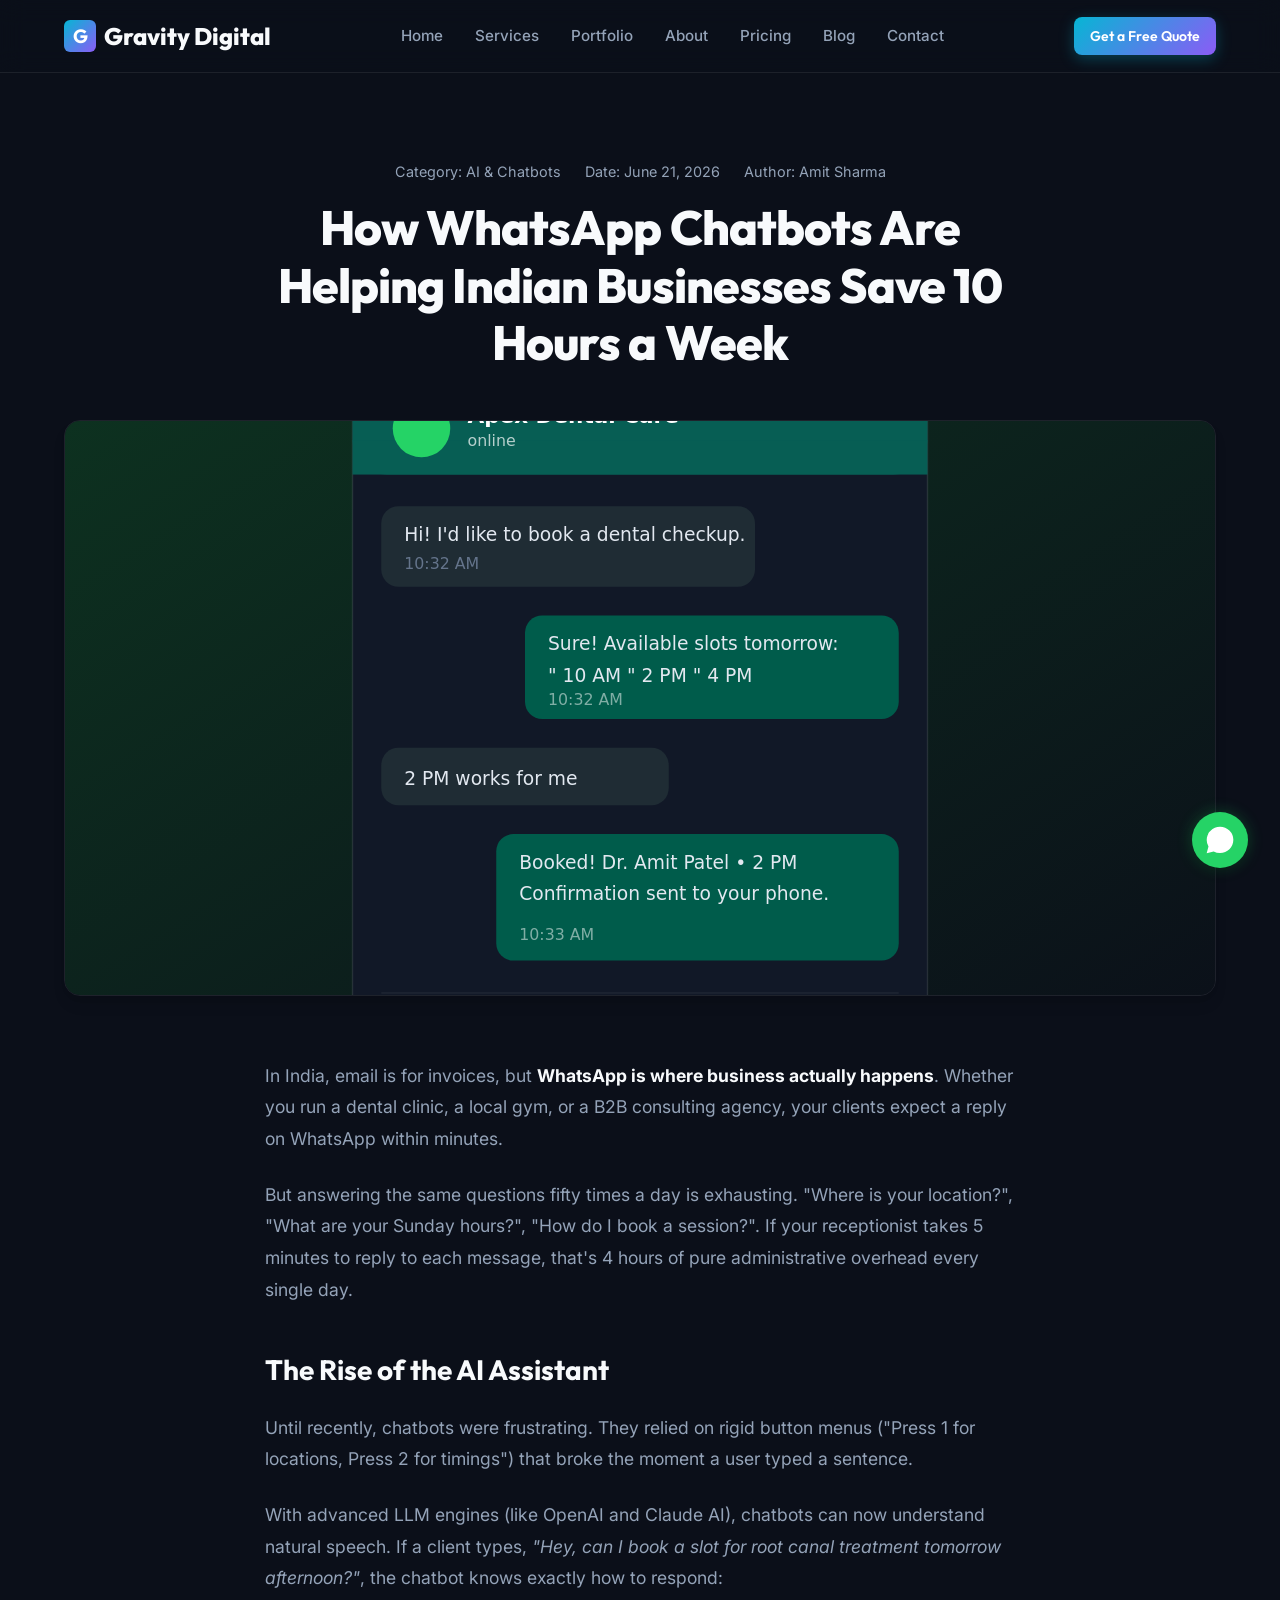
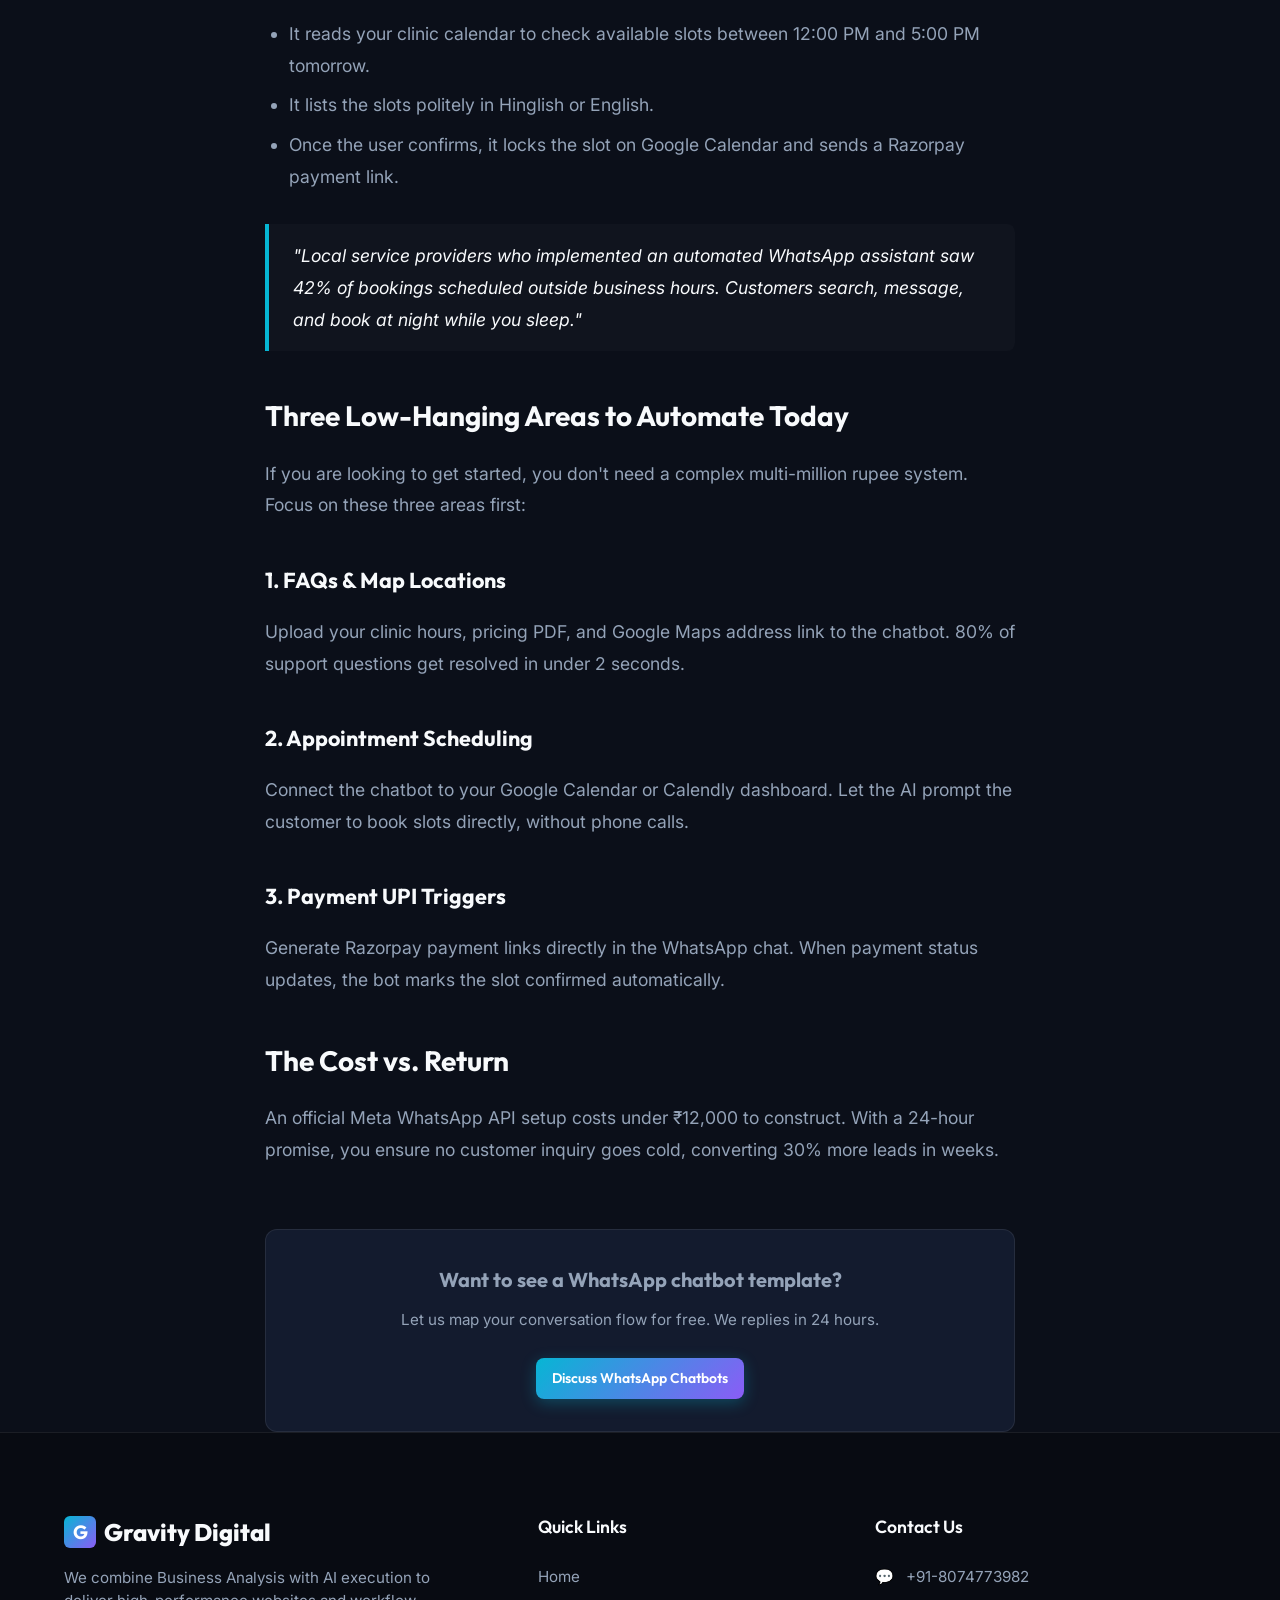
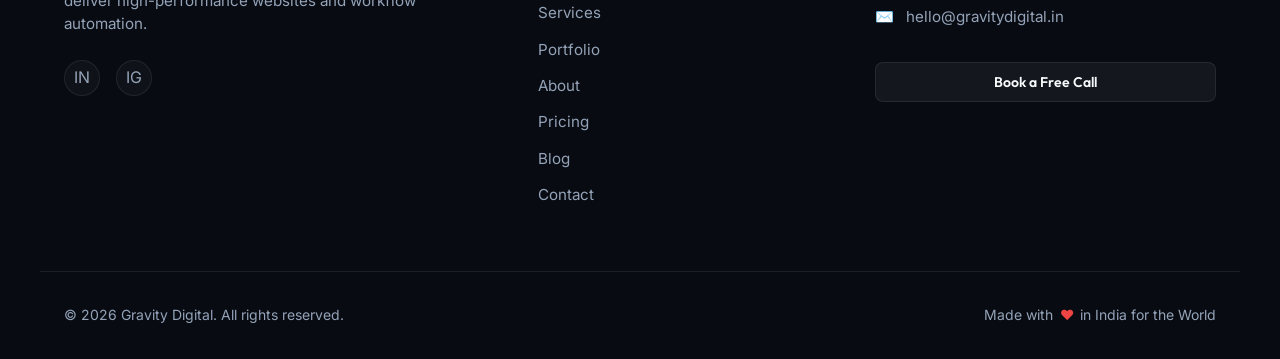
<file: blog-whatsapp-chatbot.html>
<!DOCTYPE html>
<html lang="en">
<head>
    <meta charset="UTF-8">
    <meta name="viewport" content="width=device-width, initial-scale=1.0">
    <title>How WhatsApp Chatbots Save Indian Businesses 10 Hours a Week | Gravity Digital Blog</title>
    <meta name="description" content="Read how local clinics and agencies set up automated AI WhatsApp assistants to answer questions and log calendar appointments automatically.">
        <link rel="icon" href="favicon.svg" type="image/svg+xml">
    <link rel="preconnect" href="https://fonts.googleapis.com">
    <link rel="preconnect" href="https://fonts.gstatic.com" crossorigin>
    <link href="https://fonts.googleapis.com/css2?family=Inter:wght@300;400;500;600;700&family=Outfit:wght@400;500;600;700;800&display=swap" rel="stylesheet">
    <link rel="stylesheet" href="css/style.css">
    <script src="js/site-config.js" defer></script>
    <script src="js/main.js" defer></script>
</head>
<body>

    <!-- Header Navigation -->
    <header class="header" id="header">
        <div class="container nav-container">
            <a href="index.html" class="logo" id="nav-logo">
                <div class="logo-icon">G</div>
                <span>Gravity Digital</span>
            </a>
            
            <nav class="nav-menu" id="nav-menu">
                <a href="index.html" class="nav-link">Home</a>
                <a href="services.html" class="nav-link">Services</a>
                <a href="portfolio.html" class="nav-link">Portfolio</a>
                <a href="about.html" class="nav-link">About</a>
                <a href="pricing.html" class="nav-link">Pricing</a>
                <a href="blog.html" class="nav-link">Blog</a>
                <a href="contact.html" class="nav-link">Contact</a>
            </nav>
            
            <div class="nav-actions">
                <a href="contact.html" class="btn btn-primary btn-sm" id="nav-cta-btn">Get a Free Quote</a>
            </div>
            
            <button type="button" class="menu-toggle" id="mobile-menu-btn" aria-label="Toggle menu" aria-expanded="false">
                <span></span>
                <span></span>
                <span></span>
            </button>
        </div>
    </header>

    <div class="container blog-post-layout">
        
        <!-- Post Header -->
        <div class="post-header">
            <div class="post-meta">
                <span>Category: AI & Chatbots</span>
                <span>Date: June 21, 2026</span>
                <span>Author: Amit Sharma</span>
            </div>
            <h1 class="post-title">How WhatsApp Chatbots Are Helping Indian Businesses Save 10 Hours a Week</h1>
        </div>

        <img src="images/portfolio_chatbot.svg?v=2" alt="WhatsApp Conversation Interface" class="post-hero-img">

        <!-- Post Content -->
        <article class="post-content">
            <p>
                In India, email is for invoices, but <strong>WhatsApp is where business actually happens</strong>. Whether you run a dental clinic, a local gym, or a B2B consulting agency, your clients expect a reply on WhatsApp within minutes.
            </p>
            <p>
                But answering the same questions fifty times a day is exhausting. "Where is your location?", "What are your Sunday hours?", "How do I book a session?". If your receptionist takes 5 minutes to reply to each message, that's 4 hours of pure administrative overhead every single day.
            </p>

            <h2>The Rise of the AI Assistant</h2>
            <p>
                Until recently, chatbots were frustrating. They relied on rigid button menus ("Press 1 for locations, Press 2 for timings") that broke the moment a user typed a sentence.
            </p>
            <p>
                With advanced LLM engines (like OpenAI and Claude AI), chatbots can now understand natural speech. If a client types, <i>"Hey, can I book a slot for root canal treatment tomorrow afternoon?"</i>, the chatbot knows exactly how to respond:
            </p>
            <ul>
                <li>It reads your clinic calendar to check available slots between 12:00 PM and 5:00 PM tomorrow.</li>
                <li>It lists the slots politely in Hinglish or English.</li>
                <li>Once the user confirms, it locks the slot on Google Calendar and sends a Razorpay payment link.</li>
            </ul>

            <blockquote>
                "Local service providers who implemented an automated WhatsApp assistant saw 42% of bookings scheduled outside business hours. Customers search, message, and book at night while you sleep."
            </blockquote>

            <h2>Three Low-Hanging Areas to Automate Today</h2>
            <p>
                If you are looking to get started, you don't need a complex multi-million rupee system. Focus on these three areas first:
            </p>
            
            <h3>1. FAQs & Map Locations</h3>
            <p>
                Upload your clinic hours, pricing PDF, and Google Maps address link to the chatbot. 80% of support questions get resolved in under 2 seconds.
            </p>
            
            <h3>2. Appointment Scheduling</h3>
            <p>
                Connect the chatbot to your Google Calendar or Calendly dashboard. Let the AI prompt the customer to book slots directly, without phone calls.
            </p>

            <h3>3. Payment UPI Triggers</h3>
            <p>
                Generate Razorpay payment links directly in the WhatsApp chat. When payment status updates, the bot marks the slot confirmed automatically.
            </p>

            <h2>The Cost vs. Return</h2>
            <p>
                An official Meta WhatsApp API setup costs under ₹12,000 to construct. With a 24-hour promise, you ensure no customer inquiry goes cold, converting 30% more leads in weeks.
            </p>

            <div style="margin-top: 4rem; padding: 2rem; background-color: var(--bg-secondary); border: 1px solid var(--border-color); border-radius: 12px; text-align: center;">
                <h4 style="font-family: var(--font-heading); font-size: 1.25rem; margin-bottom: 0.5rem;">Want to see a WhatsApp chatbot template?</h4>
                <p style="color: var(--text-secondary); margin-bottom: 1.5rem; font-size: 0.95rem;">Let us map your conversation flow for free. We replies in 24 hours.</p>
                <a href="contact.html" class="btn btn-primary btn-sm">Discuss WhatsApp Chatbots</a>
            </div>

        </article>
    </div>

    <!-- Floating WhatsApp Widget -->
    <div class="whatsapp-widget" id="floating-whatsapp-widget">
        <span class="whatsapp-tooltip">Chat with a developer</span>
        <a href="#" data-site-link="whatsapp-quote" class="whatsapp-bubble" aria-label="Chat on WhatsApp">
            <svg viewBox="0 0 24 24">
                <path d="M12.012 2c-5.506 0-9.989 4.478-9.99 9.984a9.96 9.96 0 0 0 1.335 4.963L2 22l5.233-1.371a9.945 9.945 0 0 0 4.779 1.21h.005c5.505 0 9.989-4.478 9.99-9.984A9.97 9.97 0 0 0 12.012 2zm4.7 13.914c-.258.724-1.258 1.312-1.77 1.365-.47.05-1.077.078-1.748-.135-.41-.13-1.722-.656-3.268-2.03-1.282-1.139-2.148-2.546-2.4-2.98-.25-.436-.027-.673.19-.89.197-.196.438-.51.657-.766.22-.255.292-.437.438-.729.146-.29.073-.545-.036-.763-.11-.218-.985-2.37-1.348-3.245-.35-.85-.71-.735-1.018-.75-.262-.014-.56-.014-.86-.014-.3 0-.785.112-1.194.56-.41.448-1.562 1.527-1.562 3.722 0 2.196 1.6 4.316 1.82 4.62.22.304 3.148 4.805 7.627 6.74.1.043.2.083.3.12 1.07.34 2.045.293 2.818.177.86-.13 1.77-.724 2.02-1.388.25-.664.25-1.233.175-1.389-.075-.156-.275-.25-.575-.4z"/>
            </svg>
        </a>
    </div>

    <!-- Footer -->
    <footer class="footer" id="footer">
        <div class="container footer-top">
            <div class="footer-brand">
                <a href="index.html" class="logo">
                    <div class="logo-icon">G</div>
                    <span>Gravity Digital</span>
                </a>
                <p class="footer-tagline">
                    We combine Business Analysis with AI execution to deliver high-performance websites and workflow automation.
                </p>
                <div class="footer-socials">
                    <a href="#" data-site-link="linkedin" class="footer-social-icon" aria-label="LinkedIn">IN</a>
                    <a href="#" data-site-link="instagram" class="footer-social-icon" aria-label="Instagram">IG</a>
                </div>
            </div>
            
            <div class="footer-links-col">
                <h4>Quick Links</h4>
                <div class="footer-links-list">
                    <a href="index.html" class="footer-link">Home</a>
                    <a href="services.html" class="footer-link">Services</a>
                    <a href="portfolio.html" class="footer-link">Portfolio</a>
                    <a href="about.html" class="footer-link">About</a>
                    <a href="pricing.html" class="footer-link">Pricing</a>
                    <a href="blog.html" class="footer-link">Blog</a>
                    <a href="contact.html" class="footer-link">Contact</a>
                </div>
            </div>
            
            <div class="footer-links-col">
                <h4>Contact Us</h4>
                <div class="footer-contact-info">
                    <div class="footer-contact-item">
                        <span>💬</span>
                        <a href="#" data-site-link="phone" data-site-text>+91 99999 99999</a>
                    </div>
                    <div class="footer-contact-item">
                        <span>✉️</span>
                        <a href="#" data-site-link="email" data-site-text>hello@gravitydigital.in</a>
                    </div>
                    <div class="footer-contact-item" style="margin-top: 1rem;">
                        <a href="contact.html" class="btn btn-secondary btn-sm btn-block">Book a Free Call</a>
                    </div>
                </div>
            </div>
        </div>
        
        <div class="container footer-bottom">
            <p>&copy; 2026 Gravity Digital. All rights reserved.</p>
            <div class="footer-love">
                Made with <span class="heart-icon">&hearts;</span> in India for the World
            </div>
        </div>
    </footer>

</body>
</html>
</file>
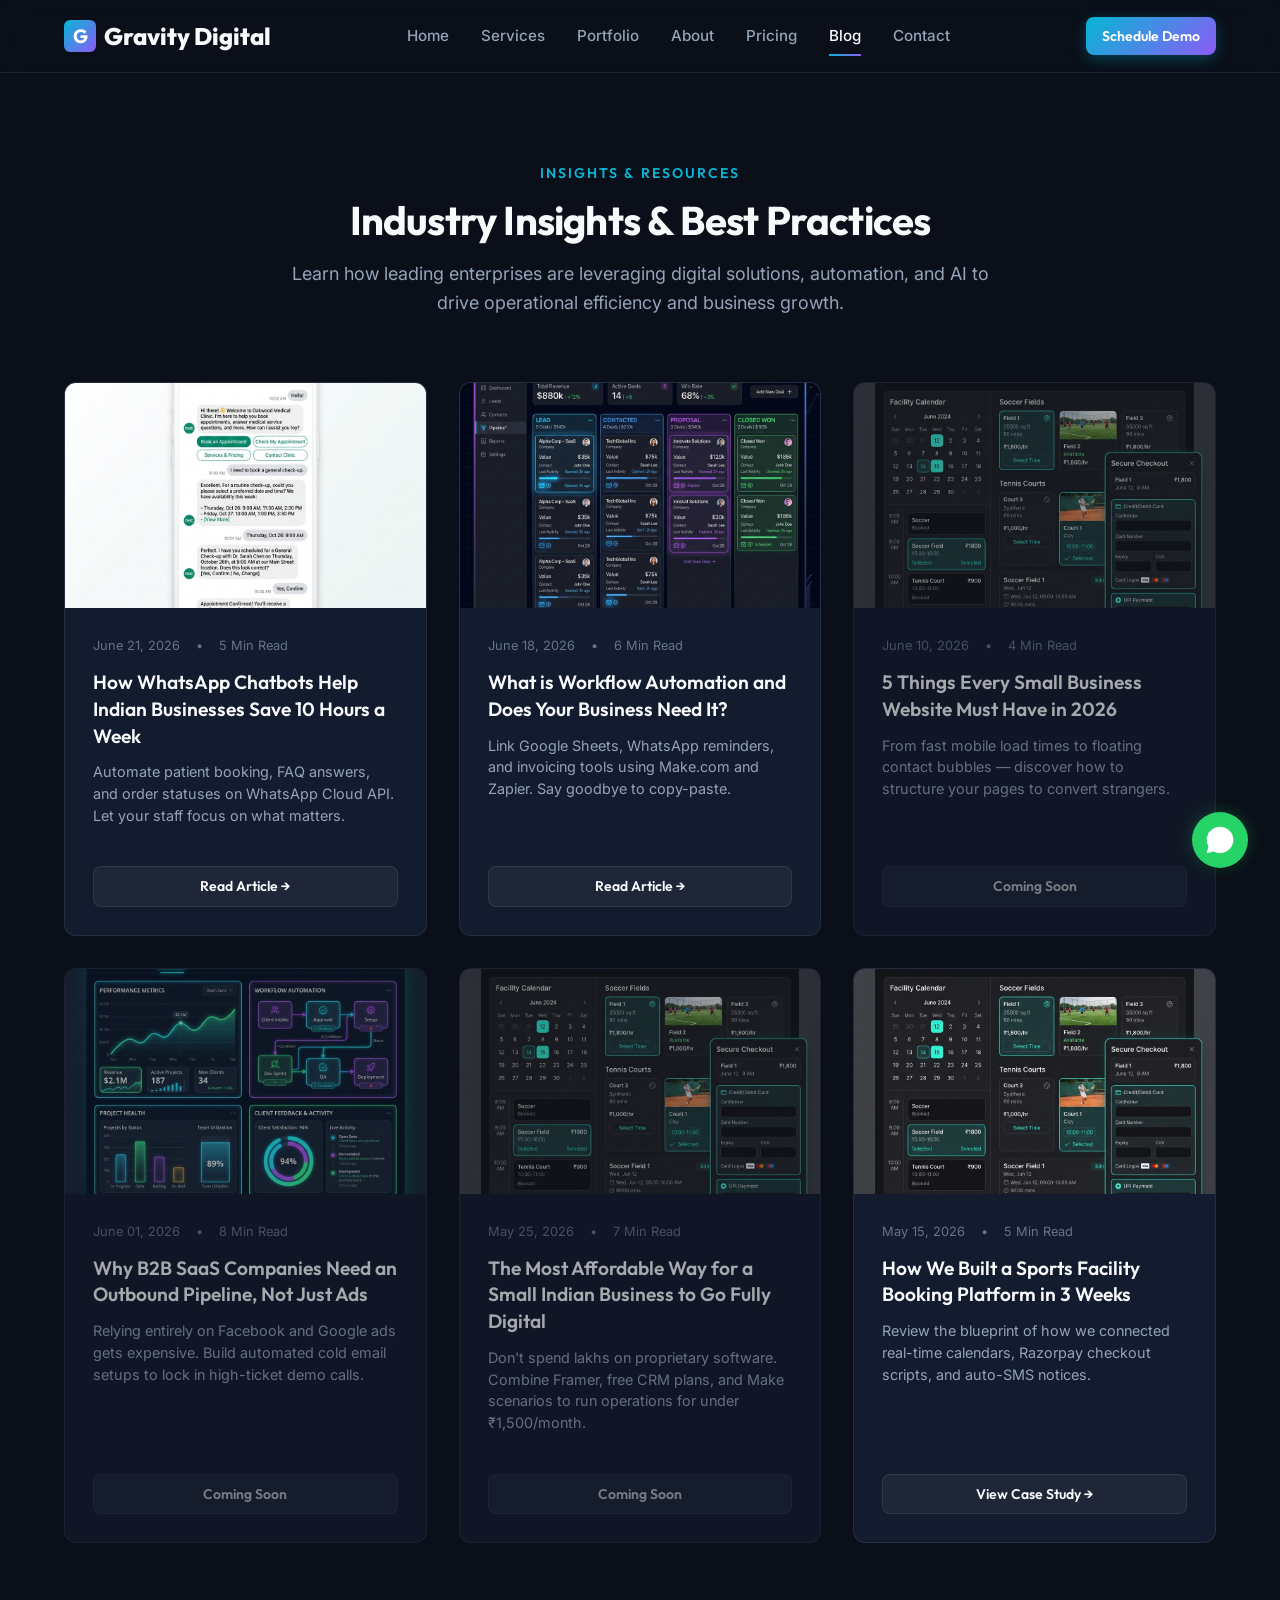
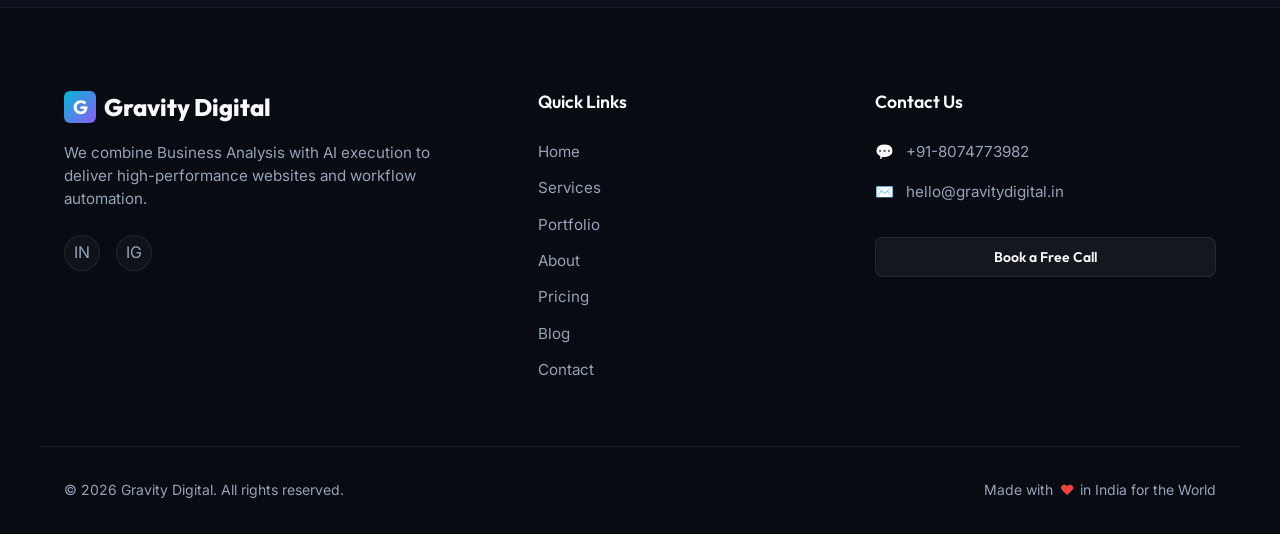
<file: blog.html>
<!DOCTYPE html>
<html lang="en">
<head>
    <meta charset="UTF-8">
    <meta name="viewport" content="width=device-width, initial-scale=1.0">
    <title>Blog & Tech Insights | Gravity Digital</title>
    <meta name="description" content="Read tech strategy articles, WhatsApp automation guides, and B2B pipeline growth advice on Gravity Digital's agency blog.">
        <link rel="icon" href="favicon.svg" type="image/svg+xml">
    <link rel="preconnect" href="https://fonts.googleapis.com">
    <link rel="preconnect" href="https://fonts.gstatic.com" crossorigin>
    <link href="https://fonts.googleapis.com/css2?family=Inter:wght@300;400;500;600;700&family=Outfit:wght@400;500;600;700;800&display=swap" rel="stylesheet">
    <link rel="stylesheet" href="css/style.css">
    <script src="js/site-config.js" defer></script>
    <script src="js/main.js" defer></script>
</head>
<body>

    <!-- Header Navigation -->
    <header class="header" id="header">
        <div class="container nav-container">
            <a href="index.html" class="logo" id="nav-logo">
                <div class="logo-icon">G</div>
                <span>Gravity Digital</span>
            </a>
            
            <nav class="nav-menu" id="nav-menu">
                <a href="index.html" class="nav-link">Home</a>
                <a href="services.html" class="nav-link">Services</a>
                <a href="portfolio.html" class="nav-link">Portfolio</a>
                <a href="about.html" class="nav-link">About</a>
                <a href="pricing.html" class="nav-link">Pricing</a>
                <a href="blog.html" class="nav-link">Blog</a>
                <a href="contact.html" class="nav-link">Contact</a>
            </nav>
            
            <div class="nav-actions">
                <a href="contact.html" class="btn btn-primary btn-sm" id="nav-cta-btn">Schedule Demo</a>
            </div>
            
            <button type="button" class="menu-toggle" id="mobile-menu-btn" aria-label="Toggle menu" aria-expanded="false">
                <span></span>
                <span></span>
                <span></span>
            </button>
        </div>
    </header>

    <div class="container blog-layout">
        
        <!-- Page Intro -->
        <div class="section-header">
            <span class="section-tag">Insights & Resources</span>
            <h1 class="section-title">Industry Insights & Best Practices</h1>
            <p class="section-desc">Learn how leading enterprises are leveraging digital solutions, automation, and AI to drive operational efficiency and business growth.</p>
        </div>

        <!-- Blog Grid -->
        <div class="blog-grid">
            
            <!-- Article 1 -->
            <div class="blog-card" id="post-card-chatbot">
                <div class="blog-img-box">
                    <img src="images/portfolio_chatbot.png" alt="WhatsApp Chatbot" class="blog-img">
                </div>
                <div class="blog-card-content">
                    <div>
                        <div class="blog-meta">
                            <span>June 21, 2026</span>
                            <span>&bull;</span>
                            <span>5 Min Read</span>
                        </div>
                        <h3 class="blog-title">How WhatsApp Chatbots Help Indian Businesses Save 10 Hours a Week</h3>
                        <p class="blog-card-desc">
                            Automate patient booking, FAQ answers, and order statuses on WhatsApp Cloud API. Let your staff focus on what matters.
                        </p>
                    </div>
                    <a href="blog-whatsapp-chatbot.html" class="btn btn-secondary btn-sm" style="margin-top: 1rem;">Read Article &rarr;</a>
                </div>
            </div>
            
            <!-- Article 2 -->
            <div class="blog-card" id="post-card-automation">
                <div class="blog-img-box">
                    <img src="images/portfolio_pipeline.png" alt="Workflow Automation" class="blog-img">
                </div>
                <div class="blog-card-content">
                    <div>
                        <div class="blog-meta">
                            <span>June 18, 2026</span>
                            <span>&bull;</span>
                            <span>6 Min Read</span>
                        </div>
                        <h3 class="blog-title">What is Workflow Automation and Does Your Business Need It?</h3>
                        <p class="blog-card-desc">
                            Link Google Sheets, WhatsApp reminders, and invoicing tools using Make.com and Zapier. Say goodbye to copy-paste.
                        </p>
                    </div>
                    <a href="blog-business-automation.html" class="btn btn-secondary btn-sm" style="margin-top: 1rem;">Read Article &rarr;</a>
                </div>
            </div>

            <!-- Article 3 -->
            <div class="blog-card coming-soon" id="post-card-web5">
                <div class="blog-img-box">
                    <img src="images/portfolio_booking.png" alt="Business website elements" class="blog-img">
                </div>
                <div class="blog-card-content">
                    <div>
                        <div class="blog-meta">
                            <span>June 10, 2026</span>
                            <span>&bull;</span>
                            <span>4 Min Read</span>
                        </div>
                        <h3 class="blog-title">5 Things Every Small Business Website Must Have in 2026</h3>
                        <p class="blog-card-desc">
                            From fast mobile load times to floating contact bubbles — discover how to structure your pages to convert strangers.
                        </p>
                    </div>
                    <span class="btn btn-secondary btn-sm" style="margin-top: 1rem; opacity: 0.7;">Coming Soon</span>
                </div>
            </div>

            <!-- Article 4 -->
            <div class="blog-card coming-soon" id="post-card-saas-pipeline">
                <div class="blog-img-box">
                    <img src="images/hero_mockup.png" alt="Outbound sales dashboard" class="blog-img">
                </div>
                <div class="blog-card-content">
                    <div>
                        <div class="blog-meta">
                            <span>June 01, 2026</span>
                            <span>&bull;</span>
                            <span>8 Min Read</span>
                        </div>
                        <h3 class="blog-title">Why B2B SaaS Companies Need an Outbound Pipeline, Not Just Ads</h3>
                        <p class="blog-card-desc">
                            Relying entirely on Facebook and Google ads gets expensive. Build automated cold email setups to lock in high-ticket demo calls.
                        </p>
                    </div>
                    <span class="btn btn-secondary btn-sm" style="margin-top: 1rem; opacity: 0.7;">Coming Soon</span>
                </div>
            </div>

            <!-- Article 5 -->
            <div class="blog-card coming-soon" id="post-card-affordable-digital">
                <div class="blog-img-box">
                    <img src="images/portfolio_booking.png" alt="Affordable Digital Stack" class="blog-img">
                </div>
                <div class="blog-card-content">
                    <div>
                        <div class="blog-meta">
                            <span>May 25, 2026</span>
                            <span>&bull;</span>
                            <span>7 Min Read</span>
                        </div>
                        <h3 class="blog-title">The Most Affordable Way for a Small Indian Business to Go Fully Digital</h3>
                        <p class="blog-card-desc">
                            Don't spend lakhs on proprietary software. Combine Framer, free CRM plans, and Make scenarios to run operations for under ₹1,500/month.
                        </p>
                    </div>
                    <span class="btn btn-secondary btn-sm" style="margin-top: 1rem; opacity: 0.7;">Coming Soon</span>
                </div>
            </div>

            <!-- Article 6 -->
            <div class="blog-card" id="post-card-arena-booking">
                <div class="blog-img-box">
                    <img src="images/portfolio_booking.png" alt="Sports platform timeline" class="blog-img">
                </div>
                <div class="blog-card-content">
                    <div>
                        <div class="blog-meta">
                            <span>May 15, 2026</span>
                            <span>&bull;</span>
                            <span>5 Min Read</span>
                        </div>
                        <h3 class="blog-title">How We Built a Sports Facility Booking Platform in 3 Weeks</h3>
                        <p class="blog-card-desc">
                            Review the blueprint of how we connected real-time calendars, Razorpay checkout scripts, and auto-SMS notices.
                        </p>
                    </div>
                    <a href="portfolio-booking.html" class="btn btn-secondary btn-sm" style="margin-top: 1rem;">View Case Study &rarr;</a>
                </div>
            </div>
            
        </div>
    </div>

    <!-- Floating WhatsApp Widget -->
    <div class="whatsapp-widget" id="floating-whatsapp-widget">
        <span class="whatsapp-tooltip">Chat with a developer</span>
        <a href="#" data-site-link="whatsapp-quote" class="whatsapp-bubble" aria-label="Chat on WhatsApp">
            <svg viewBox="0 0 24 24">
                <path d="M12.012 2c-5.506 0-9.989 4.478-9.99 9.984a9.96 9.96 0 0 0 1.335 4.963L2 22l5.233-1.371a9.945 9.945 0 0 0 4.779 1.21h.005c5.505 0 9.989-4.478 9.99-9.984A9.97 9.97 0 0 0 12.012 2zm4.7 13.914c-.258.724-1.258 1.312-1.77 1.365-.47.05-1.077.078-1.748-.135-.41-.13-1.722-.656-3.268-2.03-1.282-1.139-2.148-2.546-2.4-2.98-.25-.436-.027-.673.19-.89.197-.196.438-.51.657-.766.22-.255.292-.437.438-.729.146-.29.073-.545-.036-.763-.11-.218-.985-2.37-1.348-3.245-.35-.85-.71-.735-1.018-.75-.262-.014-.56-.014-.86-.014-.3 0-.785.112-1.194.56-.41.448-1.562 1.527-1.562 3.722 0 2.196 1.6 4.316 1.82 4.62.22.304 3.148 4.805 7.627 6.74.1.043.2.083.3.12 1.07.34 2.045.293 2.818.177.86-.13 1.77-.724 2.02-1.388.25-.664.25-1.233.175-1.389-.075-.156-.275-.25-.575-.4z"/>
            </svg>
        </a>
    </div>

    <!-- Footer -->
    <footer class="footer" id="footer">
        <div class="container footer-top">
            <div class="footer-brand">
                <a href="index.html" class="logo">
                    <div class="logo-icon">G</div>
                    <span>Gravity Digital</span>
                </a>
                <p class="footer-tagline">
                    We combine Business Analysis with AI execution to deliver high-performance websites and workflow automation.
                </p>
                <div class="footer-socials">
                    <a href="#" data-site-link="linkedin" class="footer-social-icon" aria-label="LinkedIn">IN</a>
                    <a href="#" data-site-link="instagram" class="footer-social-icon" aria-label="Instagram">IG</a>
                </div>
            </div>
            
            <div class="footer-links-col">
                <h4>Quick Links</h4>
                <div class="footer-links-list">
                    <a href="index.html" class="footer-link">Home</a>
                    <a href="services.html" class="footer-link">Services</a>
                    <a href="portfolio.html" class="footer-link">Portfolio</a>
                    <a href="about.html" class="footer-link">About</a>
                    <a href="pricing.html" class="footer-link">Pricing</a>
                    <a href="blog.html" class="footer-link">Blog</a>
                    <a href="contact.html" class="footer-link">Contact</a>
                </div>
            </div>
            
            <div class="footer-links-col">
                <h4>Contact Us</h4>
                <div class="footer-contact-info">
                    <div class="footer-contact-item">
                        <span>💬</span>
                        <a href="#" data-site-link="phone" data-site-text>+91 99999 99999</a>
                    </div>
                    <div class="footer-contact-item">
                        <span>✉️</span>
                        <a href="#" data-site-link="email" data-site-text>hello@gravitydigital.in</a>
                    </div>
                    <div class="footer-contact-item" style="margin-top: 1rem;">
                        <a href="contact.html" class="btn btn-secondary btn-sm btn-block">Book a Free Call</a>
                    </div>
                </div>
            </div>
        </div>
        
        <div class="container footer-bottom">
            <p>&copy; 2026 Gravity Digital. All rights reserved.</p>
            <div class="footer-love">
                Made with <span class="heart-icon">&hearts;</span> in India for the World
            </div>
        </div>
    </footer>

</body>
</html>
</file>
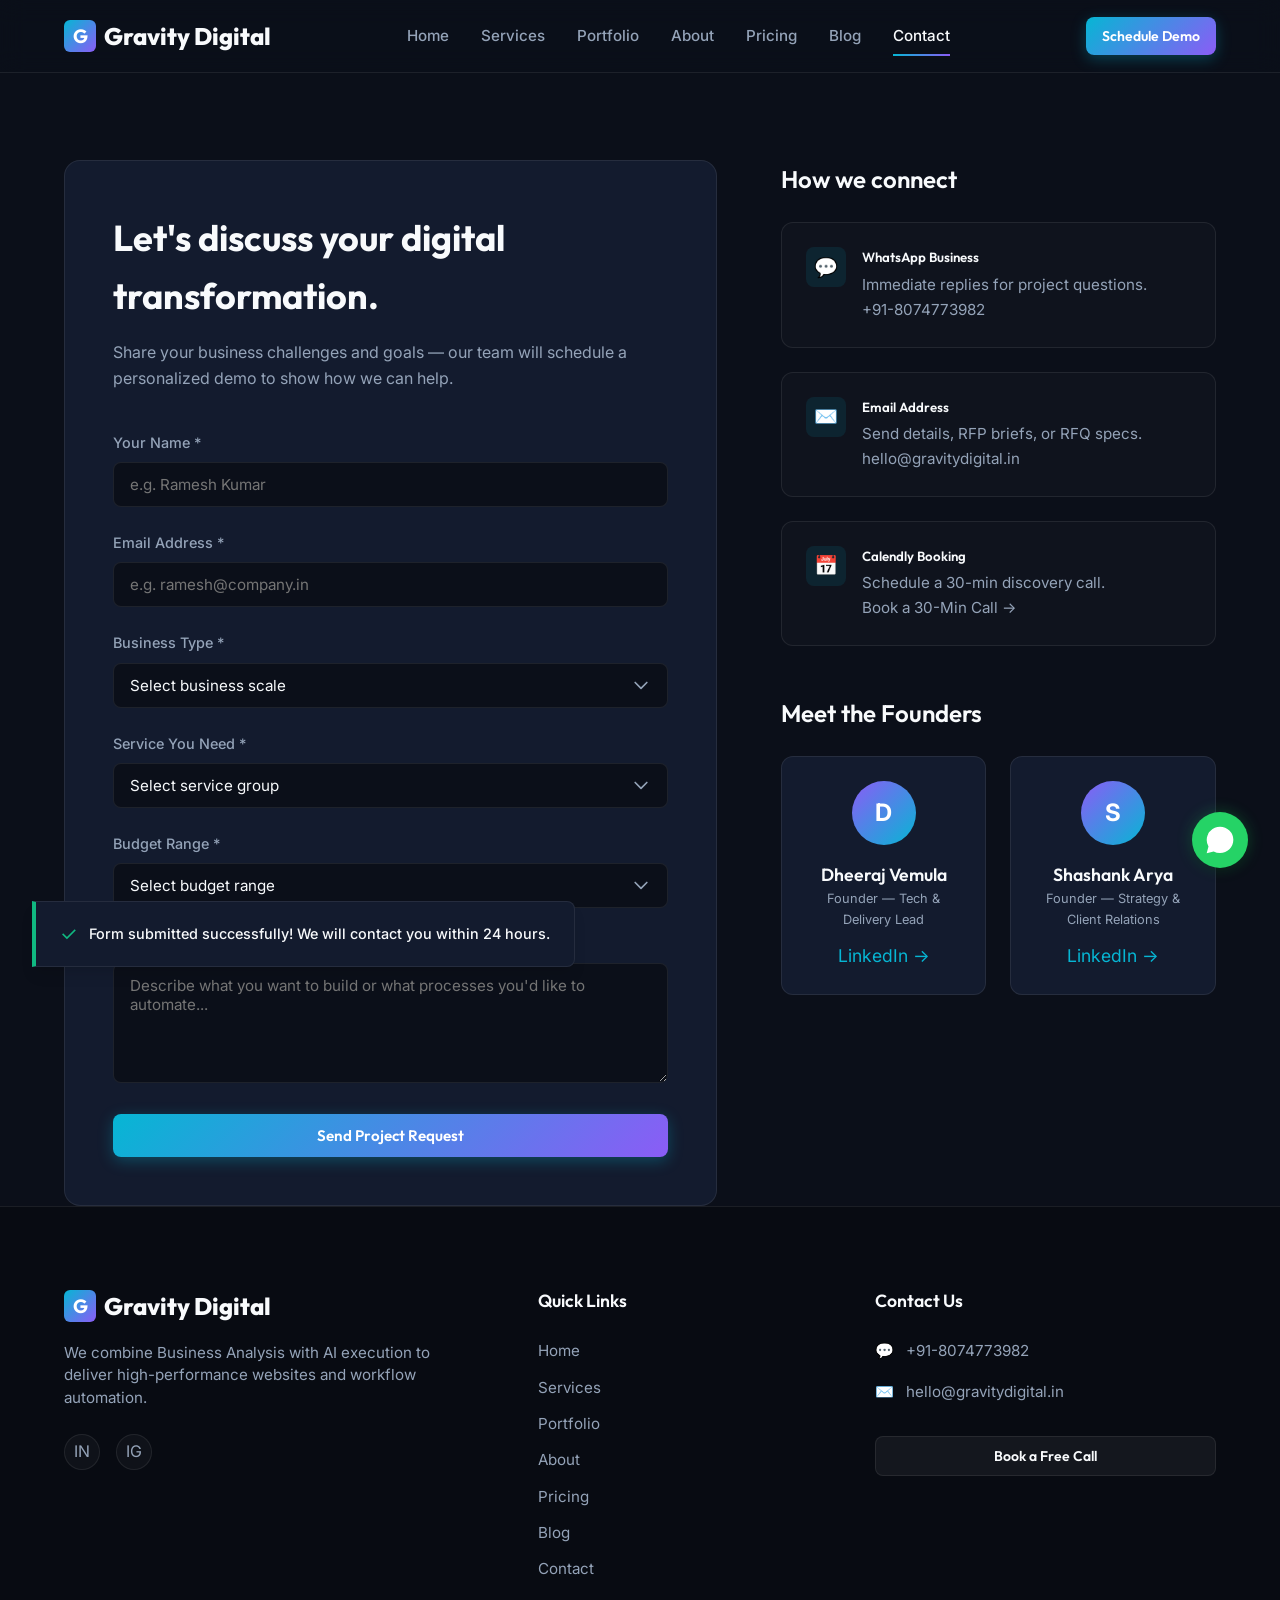
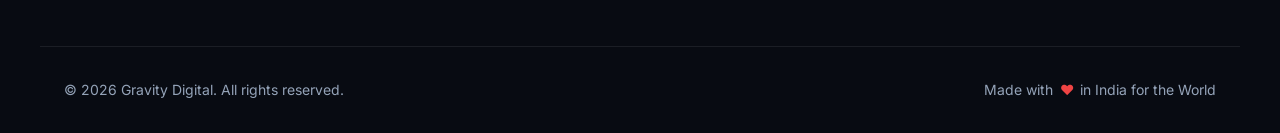
<file: contact.html>
<!DOCTYPE html>
<html lang="en">
<head>
    <meta charset="UTF-8">
    <meta name="viewport" content="width=device-width, initial-scale=1.0">
    <title>Contact Us | Gravity Digital</title>
    <meta name="description" content="Reach out to Gravity Digital for a free consultation call. Tell us about your project, your budget, and what automation or web services you need.">
        <link rel="icon" href="favicon.svg" type="image/svg+xml">
    <link rel="preconnect" href="https://fonts.googleapis.com">
    <link rel="preconnect" href="https://fonts.gstatic.com" crossorigin>
    <link href="https://fonts.googleapis.com/css2?family=Inter:wght@300;400;500;600;700&family=Outfit:wght@400;500;600;700;800&display=swap" rel="stylesheet">
    <link rel="stylesheet" href="css/style.css">
    <script src="js/site-config.js" defer></script>
    <script src="js/main.js" defer></script>
</head>
<body>

    <!-- Header Navigation -->
    <header class="header" id="header">
        <div class="container nav-container">
            <a href="index.html" class="logo" id="nav-logo">
                <div class="logo-icon">G</div>
                <span>Gravity Digital</span>
            </a>
            
            <nav class="nav-menu" id="nav-menu">
                <a href="index.html" class="nav-link">Home</a>
                <a href="services.html" class="nav-link">Services</a>
                <a href="portfolio.html" class="nav-link">Portfolio</a>
                <a href="about.html" class="nav-link">About</a>
                <a href="pricing.html" class="nav-link">Pricing</a>
                <a href="blog.html" class="nav-link">Blog</a>
                <a href="contact.html" class="nav-link">Contact</a>
            </nav>
            
            <div class="nav-actions">
                <a href="contact.html" class="btn btn-primary btn-sm" id="nav-cta-btn">Schedule Demo</a>
            </div>
            
            <button type="button" class="menu-toggle" id="mobile-menu-btn" aria-label="Toggle menu" aria-expanded="false">
                <span></span>
                <span></span>
                <span></span>
            </button>
        </div>
    </header>

    <!-- Main Contact Layout Section -->
    <section class="container contact-layout">
        
        <!-- Left Side: Frictionless Form -->
        <div class="contact-form-card">
            <h1 class="contact-title">Let's discuss your digital transformation.</h1>
            <p class="contact-subtitle">Share your business challenges and goals — our team will schedule a personalized demo to show how we can help.</p>
            
            <form id="agency-contact-form">
                <div class="form-group">
                    <label for="name" class="form-label">Your Name *</label>
                    <input type="text" id="name" name="name" class="form-input" placeholder="e.g. Ramesh Kumar" required>
                </div>
                
                <div class="form-group">
                    <label for="email" class="form-label">Email Address *</label>
                    <input type="email" id="email" name="email" class="form-input" placeholder="e.g. ramesh@company.in" required>
                </div>
                
                <div class="form-group">
                    <label for="business-type" class="form-label">Business Type *</label>
                    <select id="business-type" name="business-type" class="form-input" required>
                        <option value="" disabled selected>Select business scale</option>
                        <option value="individual">Individual / Freelancer</option>
                        <option value="small-business">Small Business / Local Shop</option>
                        <option value="startup">Growing Startup</option>
                        <option value="mid-size">Mid-size B2B / SaaS Company</option>
                        <option value="other">Other</option>
                    </select>
                </div>
                
                <div class="form-group">
                    <label for="service" class="form-label">Service You Need *</label>
                    <select id="service" name="service" class="form-input" required>
                        <option value="" disabled selected>Select service group</option>
                        <option value="website">Website Design & Development</option>
                        <option value="app-dev">Web App / Custom Booking Engine</option>
                        <option value="chatbot">AI WhatsApp / Web Chatbot</option>
                        <option value="automation">Workflow Automation (Make / Zapier)</option>
                        <option value="growth">B2B Outbound Sales Pipeline</option>
                        <option value="ops">Process Documentation / SOPs</option>
                    </select>
                </div>
                
                <div class="form-group">
                    <label for="budget" class="form-label">Budget Range *</label>
                    <select id="budget" name="budget" class="form-input" required>
                        <option value="" disabled selected>Select budget range</option>
                        <option value="15k-30k">₹15,000 - ₹30,000</option>
                        <option value="30k-55k">₹30,000 - ₹55,000</option>
                        <option value="55k-1lakh">₹55,000 - ₹1,00,000</option>
                        <option value="above-1lakh">Above ₹1,00,000</option>
                    </select>
                </div>
                
                <div class="form-group">
                    <label for="message" class="form-label">Brief Message (Optional)</label>
                    <textarea id="message" name="message" class="form-input form-message" placeholder="Describe what you want to build or what processes you'd like to automate..."></textarea>
                </div>
                
                <button type="submit" class="btn btn-primary btn-block" id="form-submit-btn">Send Project Request</button>
            </form>
        </div>
        
        <!-- Right Side: Side Panel -->
        <div class="contact-info-panel">
            <div>
                <h3 class="info-group-title">How we connect</h3>
                <div class="info-cards">
                    <div class="info-item-card">
                        <div class="info-item-icon">💬</div>
                        <div class="info-item-details">
                            <h5>WhatsApp Business</h5>
                            <p>Immediate replies for project questions.</p>
                            <a href="#" data-site-link="whatsapp-contact" data-site-text>+91-8074773982</a>
                        </div>
                    </div>
                    
                    <div class="info-item-card">
                        <div class="info-item-icon">✉️</div>
                        <div class="info-item-details">
                            <h5>Email Address</h5>
                            <p>Send details, RFP briefs, or RFQ specs.</p>
                            <a href="#" data-site-link="email" data-site-text>hello@gravitydigital.in</a>
                        </div>
                    </div>
                    
                    <div class="info-item-card">
                        <div class="info-item-icon">📅</div>
                        <div class="info-item-details">
                            <h5>Calendly Booking</h5>
                            <p>Schedule a 30-min discovery call.</p>
                            <a href="#" data-site-link="calendly">Book a 30-Min Call &rarr;</a>
                        </div>
                    </div>
                </div>
            </div>
            
            <div>
                <h3 class="info-group-title">Meet the Founders</h3>
                <div class="founder-profiles">
                    <div class="founder-small-card">
                        <div class="founder-small-avatar">D</div>
                        <h5>Dheeraj Vemula</h5>
                        <p>Founder — Tech & Delivery Lead</p>
                        <a href="#" data-site-link="linkedin" class="social-link">LinkedIn &rarr;</a>
                    </div>
                    
                    <div class="founder-small-card">
                        <div class="founder-small-avatar">S</div>
                        <h5>Shashank Arya</h5>
                        <p>Founder — Strategy & Client Relations</p>
                        <a href="#" data-site-link="linkedin" class="social-link">LinkedIn &rarr;</a>
                    </div>
                </div>
            </div>
        </div>
        
    </section>

    <!-- Toast Success Notification (triggers on form submit) -->
    <div class="toast" id="submit-toast">
        <div class="toast-icon">✓</div>
        <div class="toast-message">Form submitted successfully! We will contact you within 24 hours.</div>
    </div>

    <!-- Floating WhatsApp Widget -->
    <div class="whatsapp-widget" id="floating-whatsapp-widget">
        <span class="whatsapp-tooltip">Chat with a developer</span>
        <a href="#" data-site-link="whatsapp-quote" class="whatsapp-bubble" aria-label="Chat on WhatsApp">
            <svg viewBox="0 0 24 24">
                <path d="M12.012 2c-5.506 0-9.989 4.478-9.99 9.984a9.96 9.96 0 0 0 1.335 4.963L2 22l5.233-1.371a9.945 9.945 0 0 0 4.779 1.21h.005c5.505 0 9.989-4.478 9.99-9.984A9.97 9.97 0 0 0 12.012 2zm4.7 13.914c-.258.724-1.258 1.312-1.77 1.365-.47.05-1.077.078-1.748-.135-.41-.13-1.722-.656-3.268-2.03-1.282-1.139-2.148-2.546-2.4-2.98-.25-.436-.027-.673.19-.89.197-.196.438-.51.657-.766.22-.255.292-.437.438-.729.146-.29.073-.545-.036-.763-.11-.218-.985-2.37-1.348-3.245-.35-.85-.71-.735-1.018-.75-.262-.014-.56-.014-.86-.014-.3 0-.785.112-1.194.56-.41.448-1.562 1.527-1.562 3.722 0 2.196 1.6 4.316 1.82 4.62.22.304 3.148 4.805 7.627 6.74.1.043.2.083.3.12 1.07.34 2.045.293 2.818.177.86-.13 1.77-.724 2.02-1.388.25-.664.25-1.233.175-1.389-.075-.156-.275-.25-.575-.4z"/>
            </svg>
        </a>
    </div>

    <!-- Footer -->
    <footer class="footer" id="footer">
        <div class="container footer-top">
            <div class="footer-brand">
                <a href="index.html" class="logo">
                    <div class="logo-icon">G</div>
                    <span>Gravity Digital</span>
                </a>
                <p class="footer-tagline">
                    We combine Business Analysis with AI execution to deliver high-performance websites and workflow automation.
                </p>
                <div class="footer-socials">
                    <a href="#" data-site-link="linkedin" class="footer-social-icon" aria-label="LinkedIn">IN</a>
                    <a href="#" data-site-link="instagram" class="footer-social-icon" aria-label="Instagram">IG</a>
                </div>
            </div>
            
            <div class="footer-links-col">
                <h4>Quick Links</h4>
                <div class="footer-links-list">
                    <a href="index.html" class="footer-link">Home</a>
                    <a href="services.html" class="footer-link">Services</a>
                    <a href="portfolio.html" class="footer-link">Portfolio</a>
                    <a href="about.html" class="footer-link">About</a>
                    <a href="pricing.html" class="footer-link">Pricing</a>
                    <a href="blog.html" class="footer-link">Blog</a>
                    <a href="contact.html" class="footer-link">Contact</a>
                </div>
            </div>
            
            <div class="footer-links-col">
                <h4>Contact Us</h4>
                <div class="footer-contact-info">
                    <div class="footer-contact-item">
                        <span>💬</span>
                        <a href="#" data-site-link="phone" data-site-text>+91 99999 99999</a>
                    </div>
                    <div class="footer-contact-item">
                        <span>✉️</span>
                        <a href="#" data-site-link="email" data-site-text>hello@gravitydigital.in</a>
                    </div>
                    <div class="footer-contact-item" style="margin-top: 1rem;">
                        <a href="contact.html" class="btn btn-secondary btn-sm btn-block">Book a Free Call</a>
                    </div>
                </div>
            </div>
        </div>
        
        <div class="container footer-bottom">
            <p>&copy; 2026 Gravity Digital. All rights reserved.</p>
            <div class="footer-love">
                Made with <span class="heart-icon">&hearts;</span> in India for the World
            </div>
        </div>
    </footer>

</body>
</html>
</file>
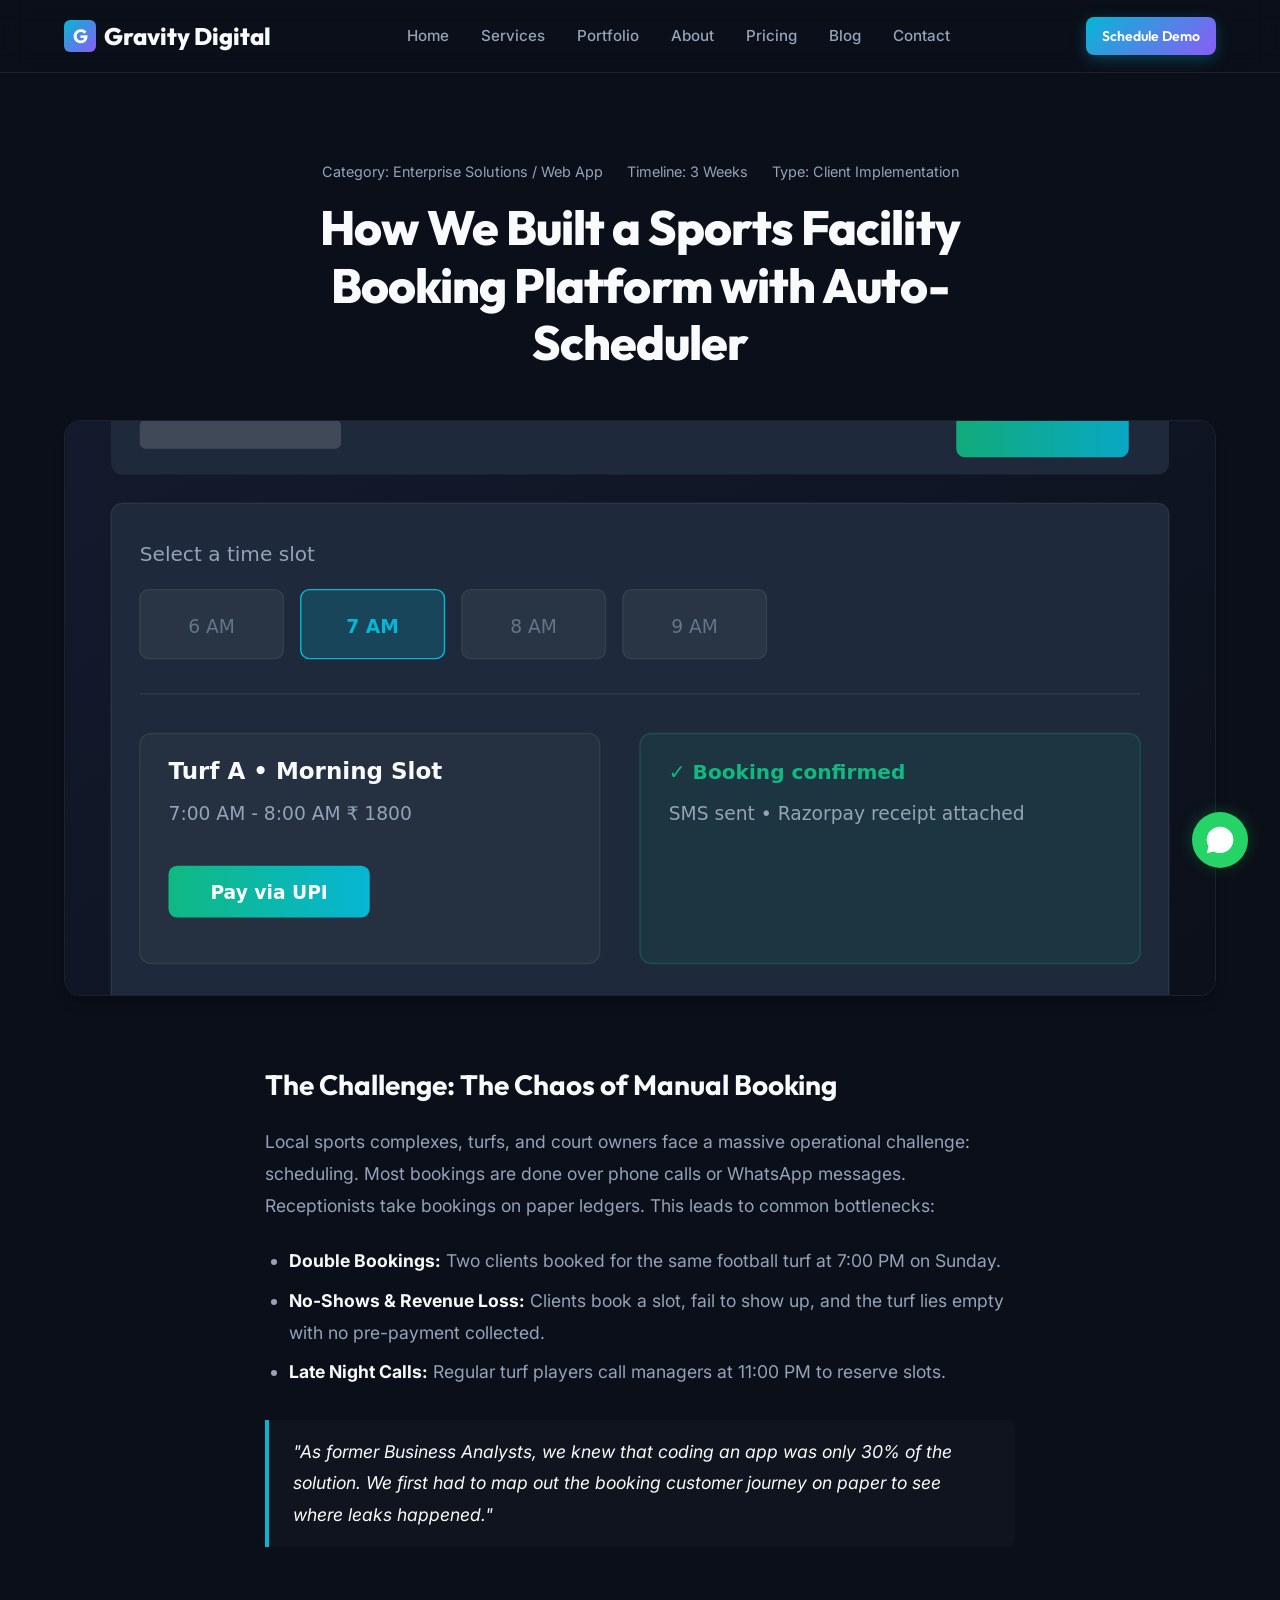
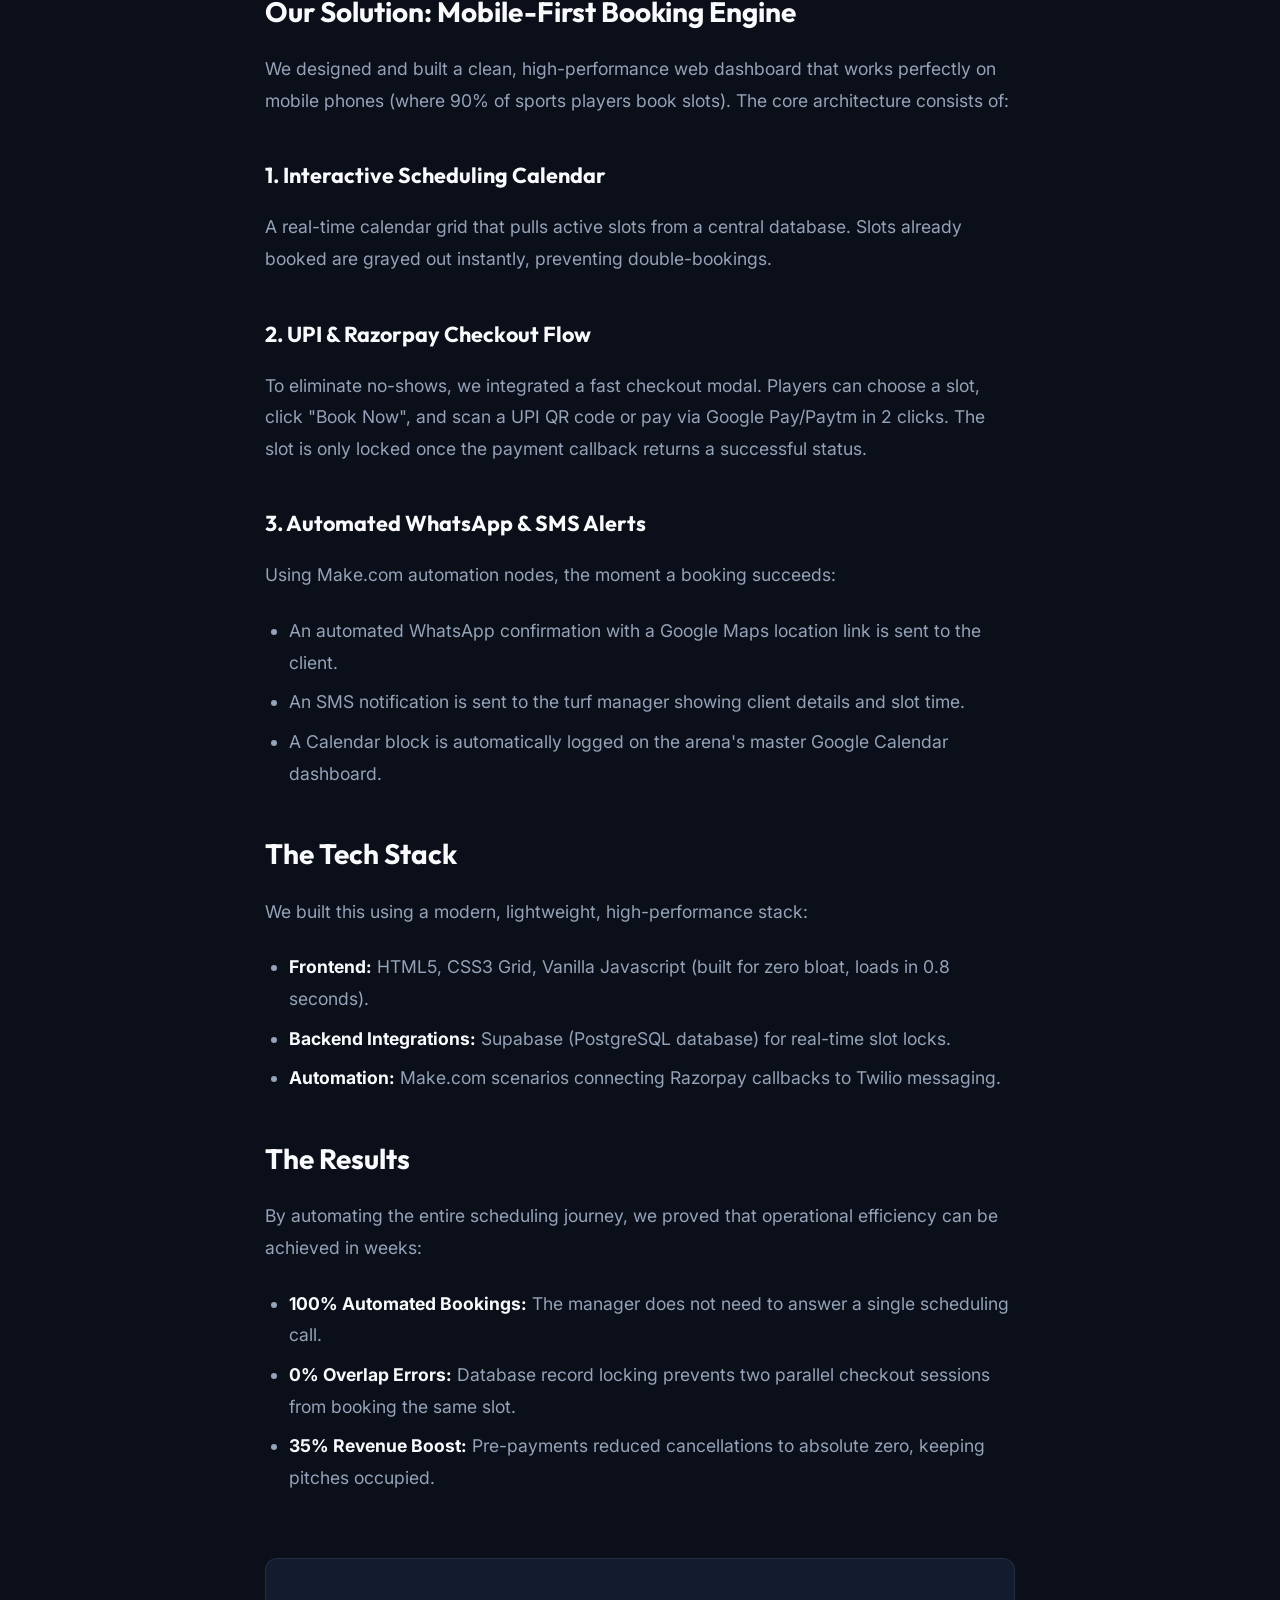
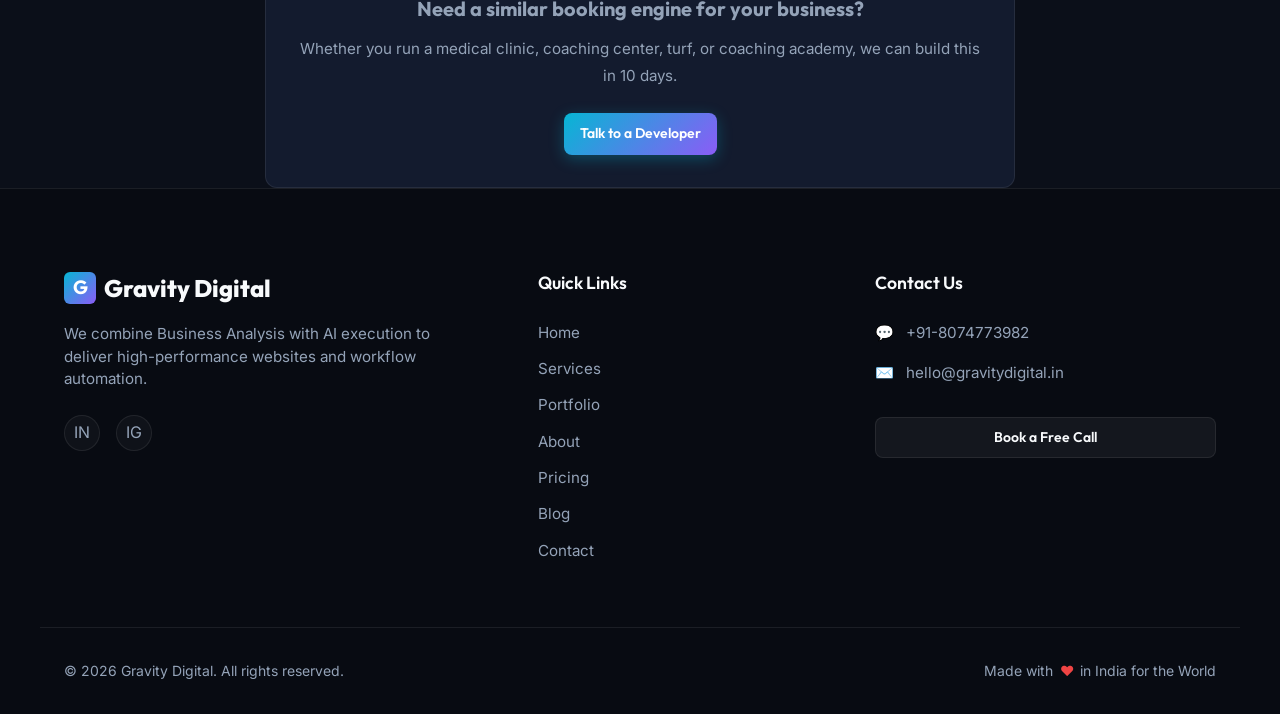
<file: portfolio-booking.html>
<!DOCTYPE html>
<html lang="en">
<head>
    <meta charset="UTF-8">
    <meta name="viewport" content="width=device-width, initial-scale=1.0">
    <title>Case Study: Sports Booking Platform | Gravity Digital</title>
    <meta name="description" content="Read our deep dive case study on how we built an automated sports arena booking engine integrated with UPI payments and SMS reminders.">
        <link rel="icon" href="favicon.svg" type="image/svg+xml">
    <link rel="preconnect" href="https://fonts.googleapis.com">
    <link rel="preconnect" href="https://fonts.gstatic.com" crossorigin>
    <link href="https://fonts.googleapis.com/css2?family=Inter:wght@300;400;500;600;700&family=Outfit:wght@400;500;600;700;800&display=swap" rel="stylesheet">
    <link rel="stylesheet" href="css/style.css">
    <script src="js/site-config.js" defer></script>
    <script src="js/main.js" defer></script>
</head>
<body>

    <!-- Header Navigation -->
    <header class="header" id="header">
        <div class="container nav-container">
            <a href="index.html" class="logo" id="nav-logo">
                <div class="logo-icon">G</div>
                <span>Gravity Digital</span>
            </a>
            
            <nav class="nav-menu" id="nav-menu">
                <a href="index.html" class="nav-link">Home</a>
                <a href="services.html" class="nav-link">Services</a>
                <a href="portfolio.html" class="nav-link">Portfolio</a>
                <a href="about.html" class="nav-link">About</a>
                <a href="pricing.html" class="nav-link">Pricing</a>
                <a href="blog.html" class="nav-link">Blog</a>
                <a href="contact.html" class="nav-link">Contact</a>
            </nav>
            
            <div class="nav-actions">
                <a href="contact.html" class="btn btn-primary btn-sm" id="nav-cta-btn">Schedule Demo</a>
            </div>
            
            <button type="button" class="menu-toggle" id="mobile-menu-btn" aria-label="Toggle menu" aria-expanded="false">
                <span></span>
                <span></span>
                <span></span>
            </button>
        </div>
    </header>

    <!-- Main Case Study Container -->
    <div class="container blog-post-layout">
        
        <!-- Post Header -->
        <div class="post-header">
            <div class="post-meta">
                <span>Category: Enterprise Solutions / Web App</span>
                <span>Timeline: 3 Weeks</span>
                <span>Type: Client Implementation</span>
            </div>
            <h1 class="post-title">How We Built a Sports Facility Booking Platform with Auto-Scheduler</h1>
        </div>

        <img src="images/portfolio_booking.svg?v=2" alt="Sports Booking Dashboard Mockup" class="post-hero-img">

        <!-- Case Study Content -->
        <article class="post-content">
            
            <h2>The Challenge: The Chaos of Manual Booking</h2>
            <p>
                Local sports complexes, turfs, and court owners face a massive operational challenge: scheduling. Most bookings are done over phone calls or WhatsApp messages. Receptionists take bookings on paper ledgers. This leads to common bottlenecks:
            </p>
            <ul>
                <li><strong>Double Bookings:</strong> Two clients booked for the same football turf at 7:00 PM on Sunday.</li>
                <li><strong>No-Shows & Revenue Loss:</strong> Clients book a slot, fail to show up, and the turf lies empty with no pre-payment collected.</li>
                <li><strong>Late Night Calls:</strong> Regular turf players call managers at 11:00 PM to reserve slots.</li>
            </ul>

            <blockquote>
                "As former Business Analysts, we knew that coding an app was only 30% of the solution. We first had to map out the booking customer journey on paper to see where leaks happened."
            </blockquote>

            <h2>Our Solution: Mobile-First Booking Engine</h2>
            <p>
                We designed and built a clean, high-performance web dashboard that works perfectly on mobile phones (where 90% of sports players book slots). The core architecture consists of:
            </p>
            
            <h3>1. Interactive Scheduling Calendar</h3>
            <p>
                A real-time calendar grid that pulls active slots from a central database. Slots already booked are grayed out instantly, preventing double-bookings.
            </p>
            
            <h3>2. UPI & Razorpay Checkout Flow</h3>
            <p>
                To eliminate no-shows, we integrated a fast checkout modal. Players can choose a slot, click "Book Now", and scan a UPI QR code or pay via Google Pay/Paytm in 2 clicks. The slot is only locked once the payment callback returns a successful status.
            </p>

            <h3>3. Automated WhatsApp & SMS Alerts</h3>
            <p>
                Using Make.com automation nodes, the moment a booking succeeds:
            </p>
            <ul>
                <li>An automated WhatsApp confirmation with a Google Maps location link is sent to the client.</li>
                <li>An SMS notification is sent to the turf manager showing client details and slot time.</li>
                <li>A Calendar block is automatically logged on the arena's master Google Calendar dashboard.</li>
            </ul>

            <h2>The Tech Stack</h2>
            <p>
                We built this using a modern, lightweight, high-performance stack:
            </p>
            <ul>
                <li><strong>Frontend:</strong> HTML5, CSS3 Grid, Vanilla Javascript (built for zero bloat, loads in 0.8 seconds).</li>
                <li><strong>Backend Integrations:</strong> Supabase (PostgreSQL database) for real-time slot locks.</li>
                <li><strong>Automation:</strong> Make.com scenarios connecting Razorpay callbacks to Twilio messaging.</li>
            </ul>

            <h2>The Results</h2>
            <p>
                By automating the entire scheduling journey, we proved that operational efficiency can be achieved in weeks:
            </p>
            <ul>
                <li><strong>100% Automated Bookings:</strong> The manager does not need to answer a single scheduling call.</li>
                <li><strong>0% Overlap Errors:</strong> Database record locking prevents two parallel checkout sessions from booking the same slot.</li>
                <li><strong>35% Revenue Boost:</strong> Pre-payments reduced cancellations to absolute zero, keeping pitches occupied.</li>
            </ul>

            <div style="margin-top: 4rem; padding: 2rem; background-color: var(--bg-secondary); border: 1px solid var(--border-color); border-radius: 12px; text-align: center;">
                <h4 style="font-family: var(--font-heading); font-size: 1.25rem; margin-bottom: 0.5rem;">Need a similar booking engine for your business?</h4>
                <p style="color: var(--text-secondary); margin-bottom: 1.5rem; font-size: 0.95rem;">Whether you run a medical clinic, coaching center, turf, or coaching academy, we can build this in 10 days.</p>
                <a href="contact.html" class="btn btn-primary btn-sm">Talk to a Developer</a>
            </div>

        </article>
    </div>

    <!-- Floating WhatsApp Widget -->
    <div class="whatsapp-widget" id="floating-whatsapp-widget">
        <span class="whatsapp-tooltip">Chat with a developer</span>
        <a href="#" data-site-link="whatsapp-quote" class="whatsapp-bubble" aria-label="Chat on WhatsApp">
            <svg viewBox="0 0 24 24">
                <path d="M12.012 2c-5.506 0-9.989 4.478-9.99 9.984a9.96 9.96 0 0 0 1.335 4.963L2 22l5.233-1.371a9.945 9.945 0 0 0 4.779 1.21h.005c5.505 0 9.989-4.478 9.99-9.984A9.97 9.97 0 0 0 12.012 2zm4.7 13.914c-.258.724-1.258 1.312-1.77 1.365-.47.05-1.077.078-1.748-.135-.41-.13-1.722-.656-3.268-2.03-1.282-1.139-2.148-2.546-2.4-2.98-.25-.436-.027-.673.19-.89.197-.196.438-.51.657-.766.22-.255.292-.437.438-.729.146-.29.073-.545-.036-.763-.11-.218-.985-2.37-1.348-3.245-.35-.85-.71-.735-1.018-.75-.262-.014-.56-.014-.86-.014-.3 0-.785.112-1.194.56-.41.448-1.562 1.527-1.562 3.722 0 2.196 1.6 4.316 1.82 4.62.22.304 3.148 4.805 7.627 6.74.1.043.2.083.3.12 1.07.34 2.045.293 2.818.177.86-.13 1.77-.724 2.02-1.388.25-.664.25-1.233.175-1.389-.075-.156-.275-.25-.575-.4z"/>
            </svg>
        </a>
    </div>

    <!-- Footer -->
    <footer class="footer" id="footer">
        <div class="container footer-top">
            <div class="footer-brand">
                <a href="index.html" class="logo">
                    <div class="logo-icon">G</div>
                    <span>Gravity Digital</span>
                </a>
                <p class="footer-tagline">
                    We combine Business Analysis with AI execution to deliver high-performance websites and workflow automation.
                </p>
                <div class="footer-socials">
                    <a href="#" data-site-link="linkedin" class="footer-social-icon" aria-label="LinkedIn">IN</a>
                    <a href="#" data-site-link="instagram" class="footer-social-icon" aria-label="Instagram">IG</a>
                </div>
            </div>
            
            <div class="footer-links-col">
                <h4>Quick Links</h4>
                <div class="footer-links-list">
                    <a href="index.html" class="footer-link">Home</a>
                    <a href="services.html" class="footer-link">Services</a>
                    <a href="portfolio.html" class="footer-link">Portfolio</a>
                    <a href="about.html" class="footer-link">About</a>
                    <a href="pricing.html" class="footer-link">Pricing</a>
                    <a href="blog.html" class="footer-link">Blog</a>
                    <a href="contact.html" class="footer-link">Contact</a>
                </div>
            </div>
            
            <div class="footer-links-col">
                <h4>Contact Us</h4>
                <div class="footer-contact-info">
                    <div class="footer-contact-item">
                        <span>💬</span>
                        <a href="#" data-site-link="phone" data-site-text>+91 99999 99999</a>
                    </div>
                    <div class="footer-contact-item">
                        <span>✉️</span>
                        <a href="#" data-site-link="email" data-site-text>hello@gravitydigital.in</a>
                    </div>
                    <div class="footer-contact-item" style="margin-top: 1rem;">
                        <a href="contact.html" class="btn btn-secondary btn-sm btn-block">Book a Free Call</a>
                    </div>
                </div>
            </div>
        </div>
        
        <div class="container footer-bottom">
            <p>&copy; 2026 Gravity Digital. All rights reserved.</p>
            <div class="footer-love">
                Made with <span class="heart-icon">&hearts;</span> in India for the World
            </div>
        </div>
    </footer>

</body>
</html>
</file>
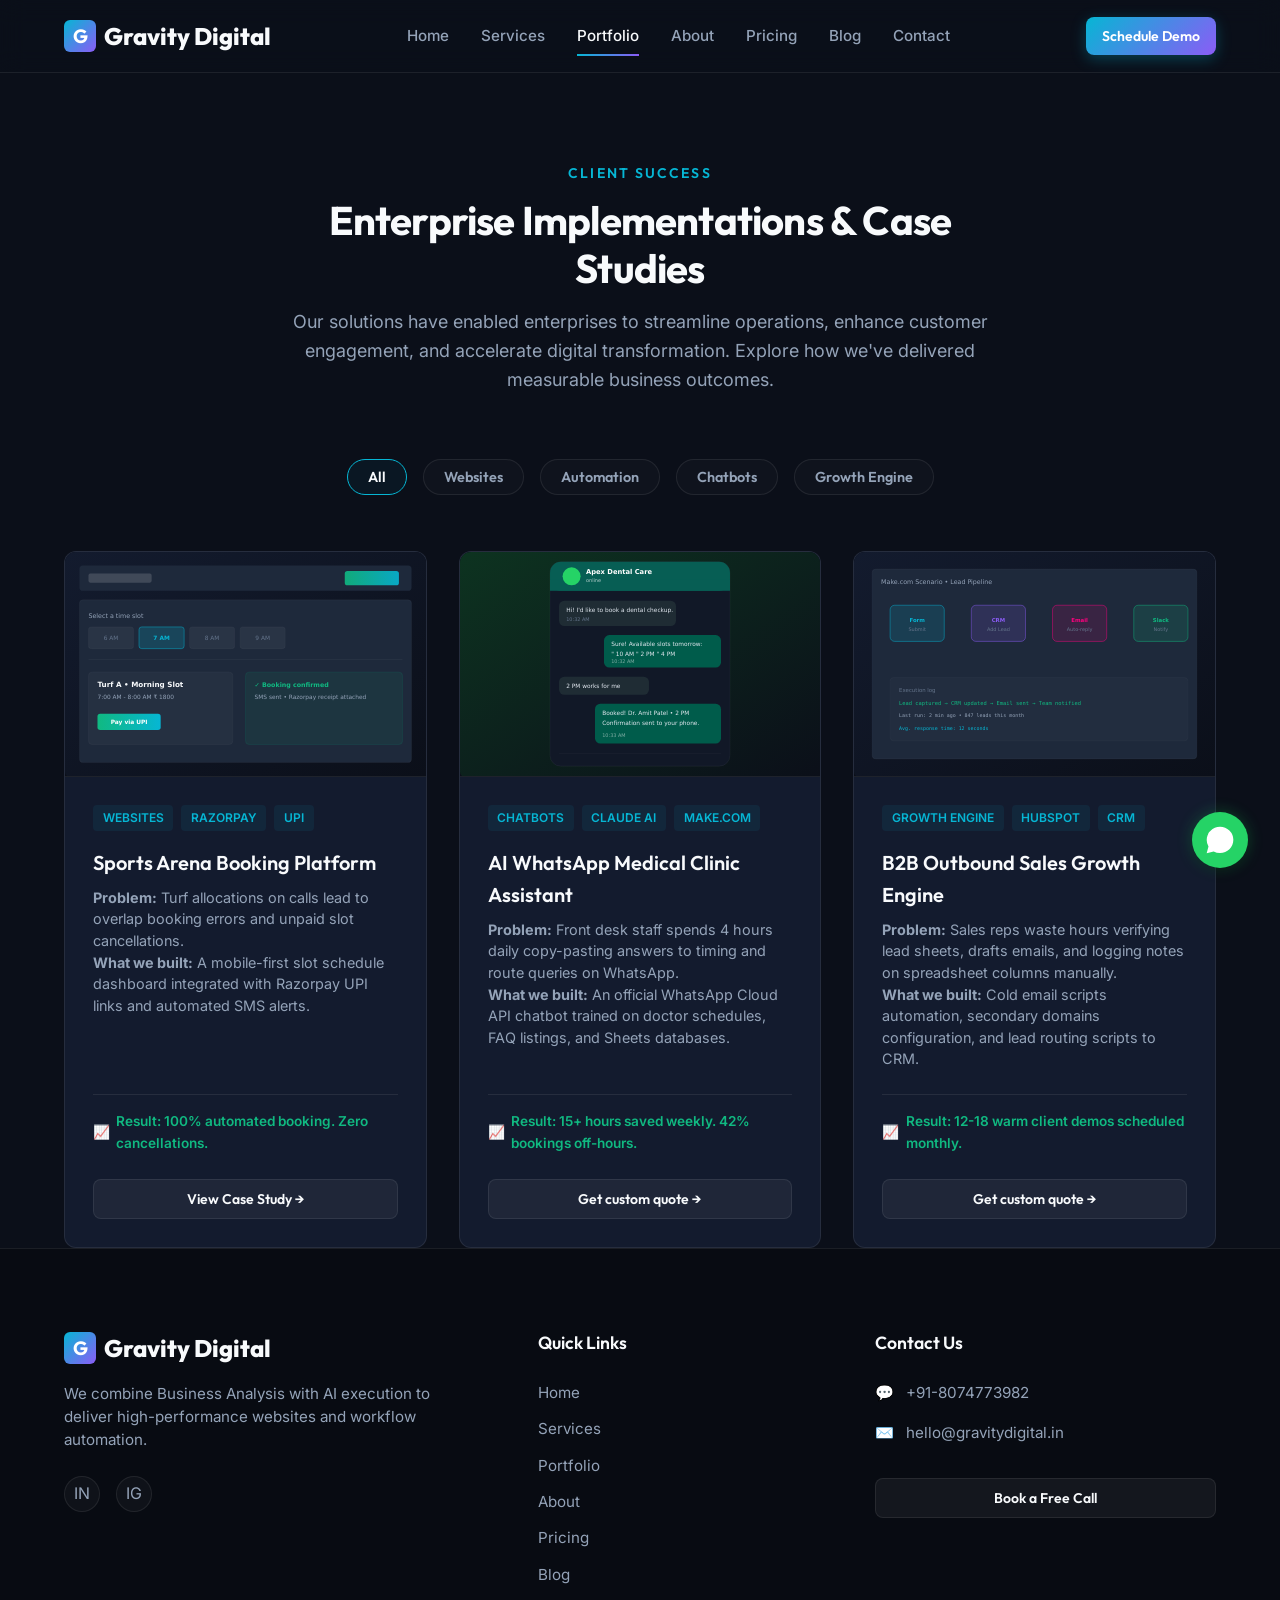
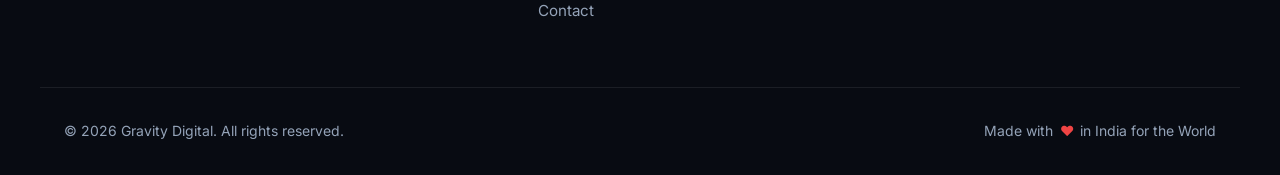
<file: portfolio.html>
<!DOCTYPE html>
<html lang="en">
<head>
    <meta charset="UTF-8">
    <meta name="viewport" content="width=device-width, initial-scale=1.0">
    <title>Portfolio | Gravity Digital</title>
    <meta name="description" content="View our portfolio of concept projects including sports booking portals, AI WhatsApp medical chatbots, and B2B outbound growth pipelines.">
        <link rel="icon" href="favicon.svg" type="image/svg+xml">
    <link rel="preconnect" href="https://fonts.googleapis.com">
    <link rel="preconnect" href="https://fonts.gstatic.com" crossorigin>
    <link href="https://fonts.googleapis.com/css2?family=Inter:wght@300;400;500;600;700&family=Outfit:wght@400;500;600;700;800&display=swap" rel="stylesheet">
    <link rel="stylesheet" href="css/style.css">
    <script src="js/site-config.js" defer></script>
    <script src="js/main.js" defer></script>
</head>
<body>

    <!-- Header Navigation -->
    <header class="header" id="header">
        <div class="container nav-container">
            <a href="index.html" class="logo" id="nav-logo">
                <div class="logo-icon">G</div>
                <span>Gravity Digital</span>
            </a>
            
            <nav class="nav-menu" id="nav-menu">
                <a href="index.html" class="nav-link">Home</a>
                <a href="services.html" class="nav-link">Services</a>
                <a href="portfolio.html" class="nav-link">Portfolio</a>
                <a href="about.html" class="nav-link">About</a>
                <a href="pricing.html" class="nav-link">Pricing</a>
                <a href="blog.html" class="nav-link">Blog</a>
                <a href="contact.html" class="nav-link">Contact</a>
            </nav>
            
            <div class="nav-actions">
                <a href="contact.html" class="btn btn-primary btn-sm" id="nav-cta-btn">Schedule Demo</a>
            </div>
            
            <button type="button" class="menu-toggle" id="mobile-menu-btn" aria-label="Toggle menu" aria-expanded="false">
                <span></span>
                <span></span>
                <span></span>
            </button>
        </div>
    </header>

    <div class="container portfolio-layout">
        
        <!-- Page Intro -->
        <div class="section-header">
            <span class="section-tag">Client Success</span>
            <h1 class="section-title">Enterprise Implementations & Case Studies</h1>
            <p class="section-desc">Our solutions have enabled enterprises to streamline operations, enhance customer engagement, and accelerate digital transformation. Explore how we've delivered measurable business outcomes.</p>
        </div>

        <!-- Filter Tabs -->
        <div class="filter-tabs" id="portfolio-filters">
            <button class="filter-tab active" data-filter="all">All</button>
            <button class="filter-tab" data-filter="websites">Websites</button>
            <button class="filter-tab" data-filter="automation">Automation</button>
            <button class="filter-tab" data-filter="chatbots">Chatbots</button>
            <button class="filter-tab" data-filter="growth-engine">Growth Engine</button>
        </div>

        <!-- Portfolio Cards Grid -->
        <div class="portfolio-grid" id="portfolio-grid">
            
            <!-- Project 1: Sports Booking -->
            <div class="portfolio-card" data-category="websites">
                <div class="portfolio-img-box">
                    <img src="images/portfolio_booking.svg?v=2" alt="Sports Facility Booking Platform" class="portfolio-img">
                </div>
                <div class="portfolio-card-content">
                    <div>
                        <div class="portfolio-tags">
                            <span class="tag">Websites</span>
                            <span class="tag">Razorpay</span>
                            <span class="tag">UPI</span>
                        </div>
                        <h3 class="portfolio-title">Sports Arena Booking Platform</h3>
                        <p class="portfolio-card-desc">
                            <strong>Problem:</strong> Turf allocations on calls lead to overlap booking errors and unpaid slot cancellations.<br>
                            <strong>What we built:</strong> A mobile-first slot schedule dashboard integrated with Razorpay UPI links and automated SMS alerts.
                        </p>
                    </div>
                    <div>
                        <div class="portfolio-result">
                            <span>📈</span> Result: 100% automated booking. Zero cancellations.
                        </div>
                        <a href="portfolio-booking.html" class="btn btn-secondary btn-sm btn-block" style="margin-top: 1.5rem;">View Case Study &rarr;</a>
                    </div>
                </div>
            </div>

            <!-- Project 2: AI Chatbot -->
            <div class="portfolio-card" data-category="chatbots automation">
                <div class="portfolio-img-box">
                    <img src="images/portfolio_chatbot.svg?v=2" alt="AI WhatsApp Assistant for Medical Clinic" class="portfolio-img">
                </div>
                <div class="portfolio-card-content">
                    <div>
                        <div class="portfolio-tags">
                            <span class="tag">Chatbots</span>
                            <span class="tag">Claude AI</span>
                            <span class="tag">Make.com</span>
                        </div>
                        <h3 class="portfolio-title">AI WhatsApp Medical Clinic Assistant</h3>
                        <p class="portfolio-card-desc">
                            <strong>Problem:</strong> Front desk staff spends 4 hours daily copy-pasting answers to timing and route queries on WhatsApp.<br>
                            <strong>What we built:</strong> An official WhatsApp Cloud API chatbot trained on doctor schedules, FAQ listings, and Sheets databases.
                        </p>
                    </div>
                    <div>
                        <div class="portfolio-result">
                            <span>📈</span> Result: 15+ hours saved weekly. 42% bookings off-hours.
                        </div>
                        <a href="contact.html" class="btn btn-secondary btn-sm btn-block" style="margin-top: 1.5rem;">Get custom quote &rarr;</a>
                    </div>
                </div>
            </div>

            <!-- Project 3: B2B Growth Engine -->
            <div class="portfolio-card" data-category="growth-engine automation">
                <div class="portfolio-img-box">
                    <img src="images/portfolio_pipeline.svg?v=2" alt="B2B Outbound Sales Engine Dashboard" class="portfolio-img">
                </div>
                <div class="portfolio-card-content">
                    <div>
                        <div class="portfolio-tags">
                            <span class="tag">Growth Engine</span>
                            <span class="tag">HubSpot</span>
                            <span class="tag">CRM</span>
                        </div>
                        <h3 class="portfolio-title">B2B Outbound Sales Growth Engine</h3>
                        <p class="portfolio-card-desc">
                            <strong>Problem:</strong> Sales reps waste hours verifying lead sheets, drafts emails, and logging notes on spreadsheet columns manually.<br>
                            <strong>What we built:</strong> Cold email scripts automation, secondary domains configuration, and lead routing scripts to CRM.
                        </p>
                    </div>
                    <div>
                        <div class="portfolio-result">
                            <span>📈</span> Result: 12-18 warm client demos scheduled monthly.
                        </div>
                        <a href="contact.html" class="btn btn-secondary btn-sm btn-block" style="margin-top: 1.5rem;">Get custom quote &rarr;</a>
                    </div>
                </div>
            </div>

        </div>
    </div>

    <!-- Floating WhatsApp Widget -->
    <div class="whatsapp-widget" id="floating-whatsapp-widget">
        <span class="whatsapp-tooltip">Chat with a developer</span>
        <a href="#" data-site-link="whatsapp-quote" class="whatsapp-bubble" aria-label="Chat on WhatsApp">
            <svg viewBox="0 0 24 24">
                <path d="M12.012 2c-5.506 0-9.989 4.478-9.99 9.984a9.96 9.96 0 0 0 1.335 4.963L2 22l5.233-1.371a9.945 9.945 0 0 0 4.779 1.21h.005c5.505 0 9.989-4.478 9.99-9.984A9.97 9.97 0 0 0 12.012 2zm4.7 13.914c-.258.724-1.258 1.312-1.77 1.365-.47.05-1.077.078-1.748-.135-.41-.13-1.722-.656-3.268-2.03-1.282-1.139-2.148-2.546-2.4-2.98-.25-.436-.027-.673.19-.89.197-.196.438-.51.657-.766.22-.255.292-.437.438-.729.146-.29.073-.545-.036-.763-.11-.218-.985-2.37-1.348-3.245-.35-.85-.71-.735-1.018-.75-.262-.014-.56-.014-.86-.014-.3 0-.785.112-1.194.56-.41.448-1.562 1.527-1.562 3.722 0 2.196 1.6 4.316 1.82 4.62.22.304 3.148 4.805 7.627 6.74.1.043.2.083.3.12 1.07.34 2.045.293 2.818.177.86-.13 1.77-.724 2.02-1.388.25-.664.25-1.233.175-1.389-.075-.156-.275-.25-.575-.4z"/>
            </svg>
        </a>
    </div>

    <!-- Footer -->
    <footer class="footer" id="footer">
        <div class="container footer-top">
            <div class="footer-brand">
                <a href="index.html" class="logo">
                    <div class="logo-icon">G</div>
                    <span>Gravity Digital</span>
                </a>
                <p class="footer-tagline">
                    We combine Business Analysis with AI execution to deliver high-performance websites and workflow automation.
                </p>
                <div class="footer-socials">
                    <a href="#" data-site-link="linkedin" class="footer-social-icon" aria-label="LinkedIn">IN</a>
                    <a href="#" data-site-link="instagram" class="footer-social-icon" aria-label="Instagram">IG</a>
                </div>
            </div>
            
            <div class="footer-links-col">
                <h4>Quick Links</h4>
                <div class="footer-links-list">
                    <a href="index.html" class="footer-link">Home</a>
                    <a href="services.html" class="footer-link">Services</a>
                    <a href="portfolio.html" class="footer-link">Portfolio</a>
                    <a href="about.html" class="footer-link">About</a>
                    <a href="pricing.html" class="footer-link">Pricing</a>
                    <a href="blog.html" class="footer-link">Blog</a>
                    <a href="contact.html" class="footer-link">Contact</a>
                </div>
            </div>
            
            <div class="footer-links-col">
                <h4>Contact Us</h4>
                <div class="footer-contact-info">
                    <div class="footer-contact-item">
                        <span>💬</span>
                        <a href="#" data-site-link="phone" data-site-text>+91 99999 99999</a>
                    </div>
                    <div class="footer-contact-item">
                        <span>✉️</span>
                        <a href="#" data-site-link="email" data-site-text>hello@gravitydigital.in</a>
                    </div>
                    <div class="footer-contact-item" style="margin-top: 1rem;">
                        <a href="contact.html" class="btn btn-secondary btn-sm btn-block">Book a Free Call</a>
                    </div>
                </div>
            </div>
        </div>
        
        <div class="container footer-bottom">
            <p>&copy; 2026 Gravity Digital. All rights reserved.</p>
            <div class="footer-love">
                Made with <span class="heart-icon">&hearts;</span> in India for the World
            </div>
        </div>
    </footer>

</body>
</html>
</file>
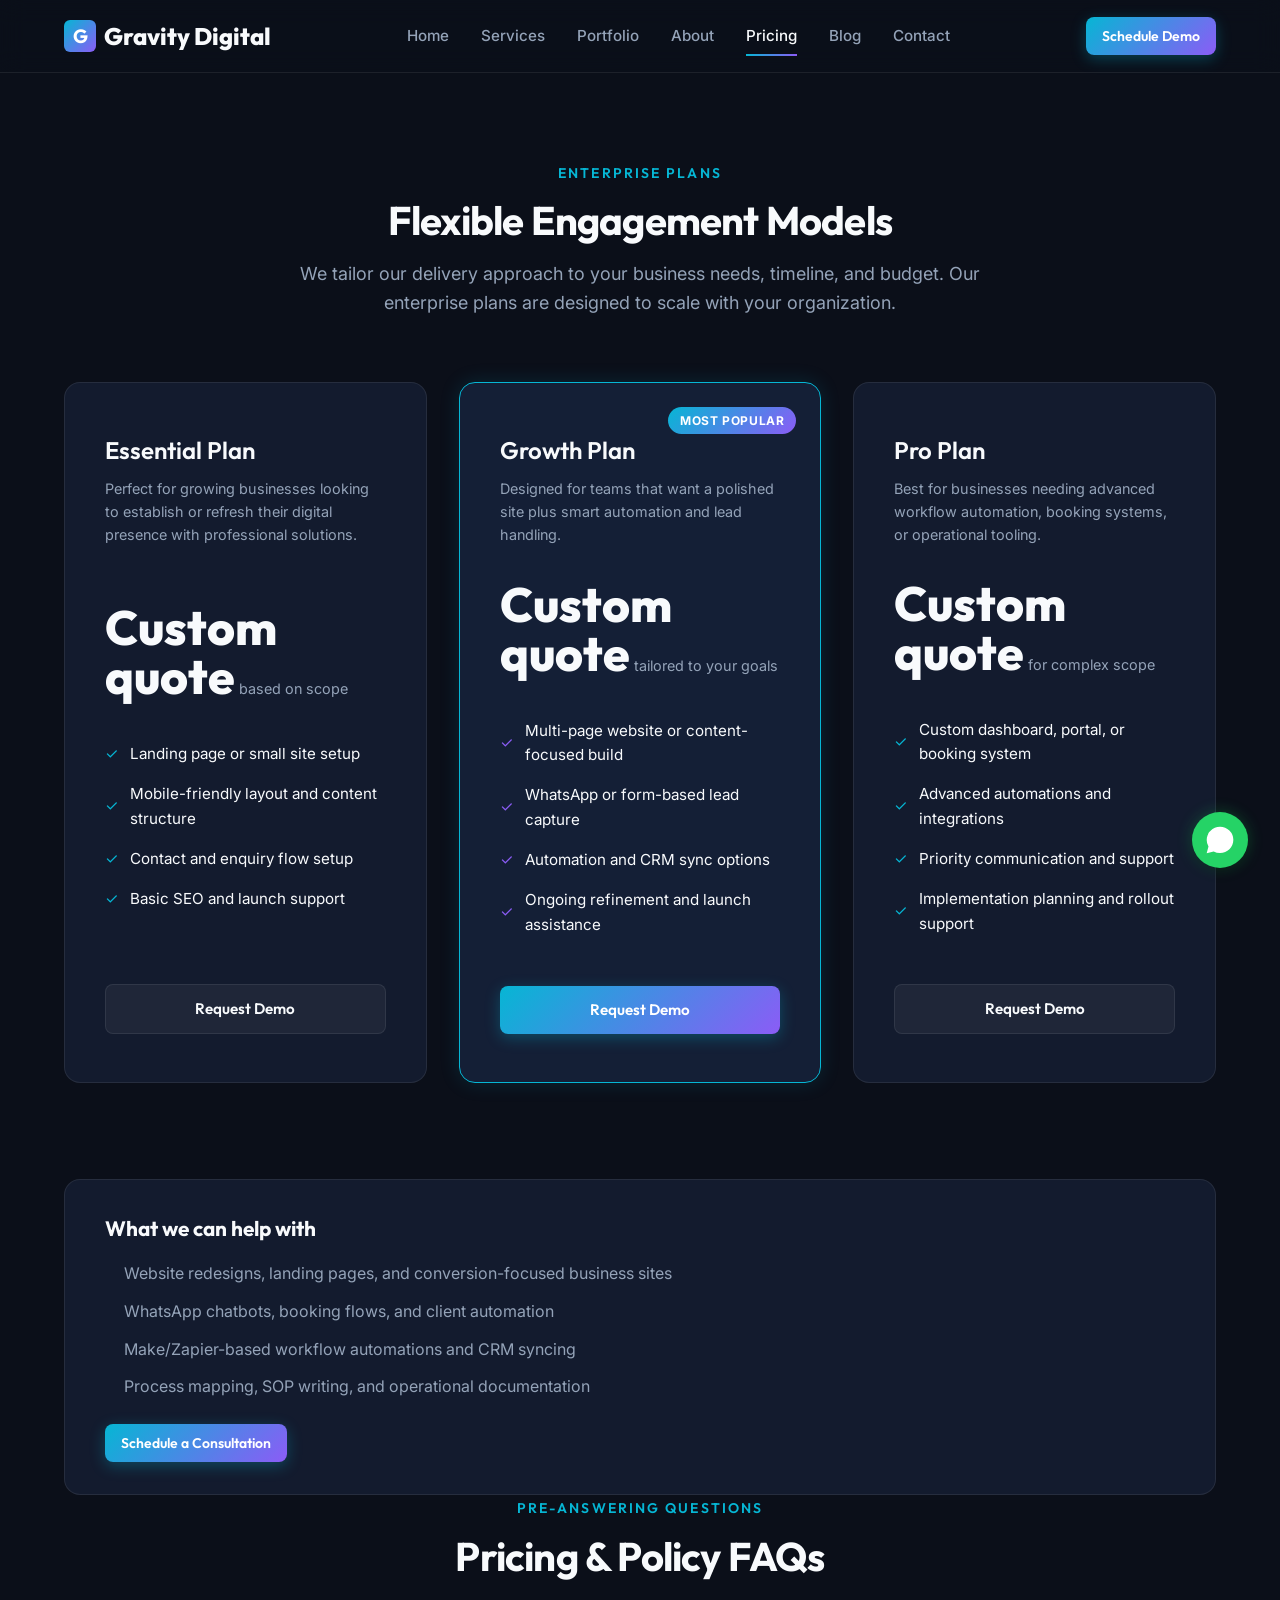
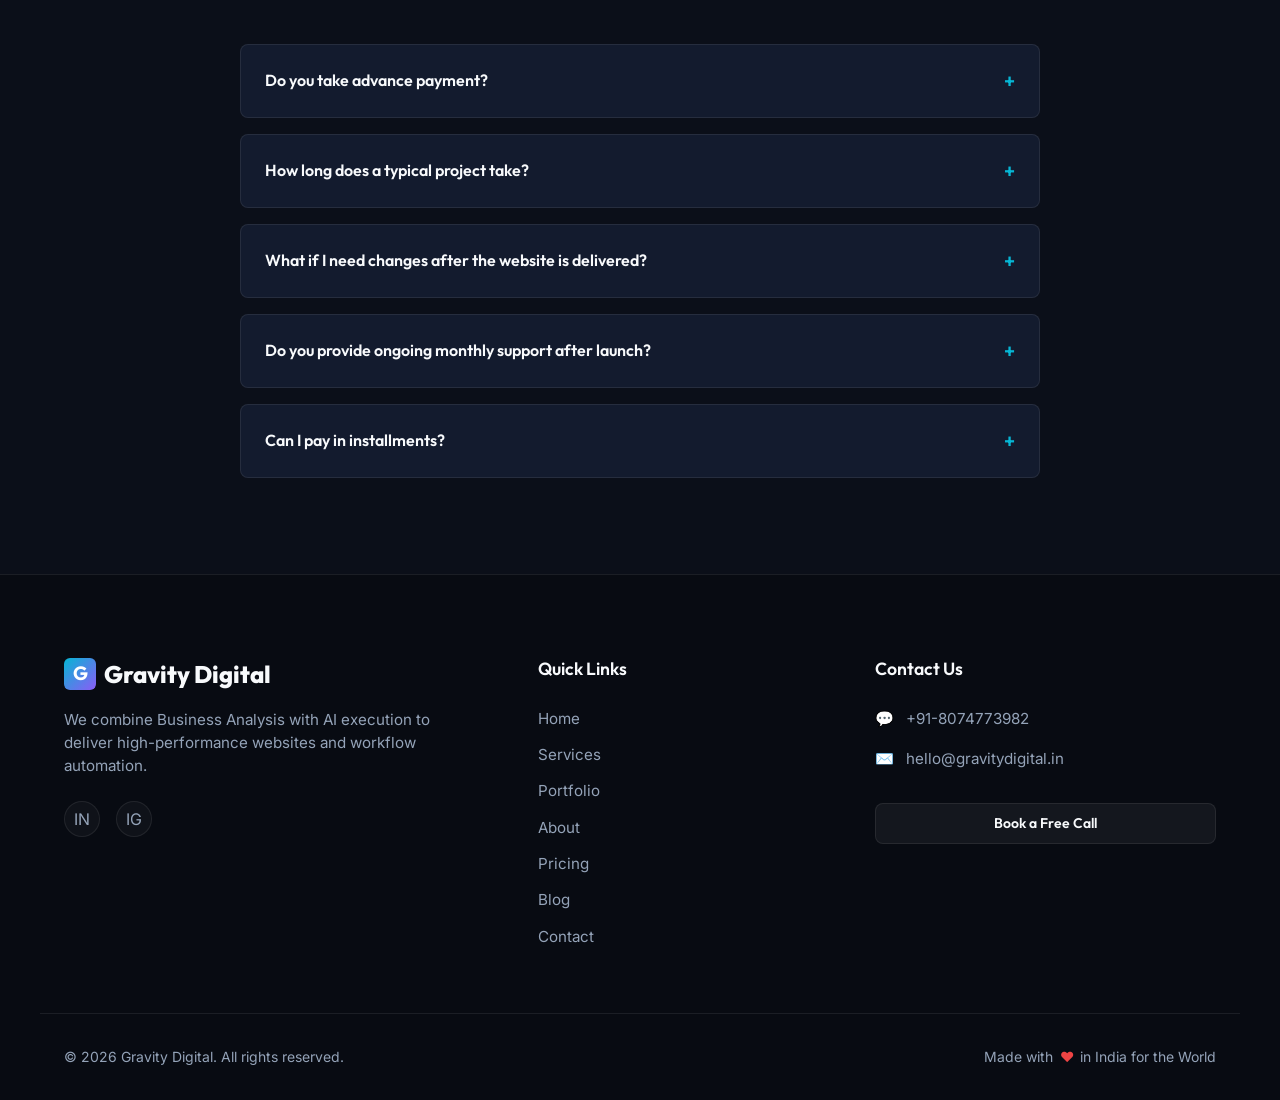
<file: pricing.html>
<!DOCTYPE html>
<html lang="en">
<head>
    <meta charset="UTF-8">
    <meta name="viewport" content="width=device-width, initial-scale=1.0">
    <title>Pricing & Packages | Gravity Digital</title>
    <meta name="description" content="Transparent pricing packages for website development, AI chatbots, and workflow automation. See our Starter, Growth, and Pro website tiers.">
        <link rel="icon" href="favicon.svg" type="image/svg+xml">
    <link rel="preconnect" href="https://fonts.googleapis.com">
    <link rel="preconnect" href="https://fonts.gstatic.com" crossorigin>
    <link href="https://fonts.googleapis.com/css2?family=Inter:wght@300;400;500;600;700&family=Outfit:wght@400;500;600;700;800&display=swap" rel="stylesheet">
    <link rel="stylesheet" href="css/style.css">
    <script src="js/site-config.js" defer></script>
    <script src="js/main.js" defer></script>
</head>
<body>

    <!-- Header Navigation -->
    <header class="header" id="header">
        <div class="container nav-container">
            <a href="index.html" class="logo" id="nav-logo">
                <div class="logo-icon">G</div>
                <span>Gravity Digital</span>
            </a>
            
            <nav class="nav-menu" id="nav-menu">
                <a href="index.html" class="nav-link">Home</a>
                <a href="services.html" class="nav-link">Services</a>
                <a href="portfolio.html" class="nav-link">Portfolio</a>
                <a href="about.html" class="nav-link">About</a>
                <a href="pricing.html" class="nav-link">Pricing</a>
                <a href="blog.html" class="nav-link">Blog</a>
                <a href="contact.html" class="nav-link">Contact</a>
            </nav>
            
            <div class="nav-actions">
                <a href="contact.html" class="btn btn-primary btn-sm" id="nav-cta-btn">Schedule Demo</a>
            </div>
            
            <button type="button" class="menu-toggle" id="mobile-menu-btn" aria-label="Toggle menu" aria-expanded="false">
                <span></span>
                <span></span>
                <span></span>
            </button>
        </div>
    </header>

    <div class="container pricing-layout">
        
        <!-- Page Intro -->
        <div class="section-header">
            <span class="section-tag">Enterprise Plans</span>
            <h1 class="section-title">Flexible Engagement Models</h1>
            <p class="section-desc">We tailor our delivery approach to your business needs, timeline, and budget. Our enterprise plans are designed to scale with your organization.</p>
        </div>

        <div class="pricing-grid">
            <div class="price-card" id="tier-starter">
                <div class="price-header">
                    <h3>Essential Plan</h3>
                    <p>Perfect for growing businesses looking to establish or refresh their digital presence with professional solutions.</p>
                </div>
                <div>
                    <div class="price-amount">
                        <span class="price-num">Custom quote</span>
                        <span class="price-period">based on scope</span>
                    </div>
                    <div class="price-features">
                        <div class="feature-item"><span style="color: var(--accent-cyan);">✓</span><span>Landing page or small site setup</span></div>
                        <div class="feature-item"><span style="color: var(--accent-cyan);">✓</span><span>Mobile-friendly layout and content structure</span></div>
                        <div class="feature-item"><span style="color: var(--accent-cyan);">✓</span><span>Contact and enquiry flow setup</span></div>
                        <div class="feature-item"><span style="color: var(--accent-cyan);">✓</span><span>Basic SEO and launch support</span></div>
                    </div>
                </div>
                <a href="contact.html?package=starter" class="btn btn-secondary btn-block">Request Demo</a>
            </div>

            <div class="price-card popular" id="tier-growth">
                <span class="popular-badge">Most Popular</span>
                <div class="price-header">
                    <h3>Growth Plan</h3>
                    <p>Designed for teams that want a polished site plus smart automation and lead handling.</p>
                </div>
                <div>
                    <div class="price-amount">
                        <span class="price-num">Custom quote</span>
                        <span class="price-period">tailored to your goals</span>
                    </div>
                    <div class="price-features">
                        <div class="feature-item"><span style="color: var(--accent-purple);">✓</span><span>Multi-page website or content-focused build</span></div>
                        <div class="feature-item"><span style="color: var(--accent-purple);">✓</span><span>WhatsApp or form-based lead capture</span></div>
                        <div class="feature-item"><span style="color: var(--accent-purple);">✓</span><span>Automation and CRM sync options</span></div>
                        <div class="feature-item"><span style="color: var(--accent-purple);">✓</span><span>Ongoing refinement and launch assistance</span></div>
                    </div>
                </div>
                <a href="contact.html?package=growth" class="btn btn-primary btn-block">Request Demo</a>
            </div>

            <div class="price-card" id="tier-pro">
                <div class="price-header">
                    <h3>Pro Plan</h3>
                    <p>Best for businesses needing advanced workflow automation, booking systems, or operational tooling.</p>
                </div>
                <div>
                    <div class="price-amount">
                        <span class="price-num">Custom quote</span>
                        <span class="price-period">for complex scope</span>
                    </div>
                    <div class="price-features">
                        <div class="feature-item"><span style="color: var(--accent-cyan);">✓</span><span>Custom dashboard, portal, or booking system</span></div>
                        <div class="feature-item"><span style="color: var(--accent-cyan);">✓</span><span>Advanced automations and integrations</span></div>
                        <div class="feature-item"><span style="color: var(--accent-cyan);">✓</span><span>Priority communication and support</span></div>
                        <div class="feature-item"><span style="color: var(--accent-cyan);">✓</span><span>Implementation planning and rollout support</span></div>
                    </div>
                </div>
                <a href="contact.html?package=pro" class="btn btn-secondary btn-block">Request Demo</a>
            </div>
        </div>

        <div style="background-color: var(--bg-secondary); border: 1px solid var(--border-color); border-radius: 16px; padding: 2rem 2.5rem; margin: 3rem 0 0;">
            <h3 style="font-family: var(--font-heading); font-size: 1.3rem; margin-bottom: 1rem;">What we can help with</h3>
            <ul style="display: grid; gap: 0.75rem; padding-left: 1.2rem; color: var(--text-secondary); line-height: 1.6;">
                <li>Website redesigns, landing pages, and conversion-focused business sites</li>
                <li>WhatsApp chatbots, booking flows, and client automation</li>
                <li>Make/Zapier-based workflow automations and CRM syncing</li>
                <li>Process mapping, SOP writing, and operational documentation</li>
            </ul>
            <div style="margin-top: 1.5rem;">
                <a href="contact.html" class="btn btn-primary btn-sm">Schedule a Consultation</a>
            </div>
        </div>

        <!-- FAQ accordion -->
        <div style="margin-bottom: 6rem;">
            <div class="section-header">
                <span class="section-tag">Pre-answering Questions</span>
                <h2 class="section-title">Pricing & Policy FAQs</h2>
            </div>
            
            <div class="faq-grid">
                <div class="faq-item">
                    <div class="faq-question">
                        <span>Do you take advance payment?</span>
                        <span class="faq-icon">+</span>
                    </div>
                    <div class="faq-answer">
                        <p>Yes. We typically begin with an initial deposit to start planning and design work, then complete the remaining balance upon delivery and approval.</p>
                    </div>
                </div>
                
                <div class="faq-item">
                    <div class="faq-question">
                        <span>How long does a typical project take?</span>
                        <span class="faq-icon">+</span>
                    </div>
                    <div class="faq-answer">
                        <p>Standard marketing websites usually take a few business days to a couple of weeks depending on scope, while larger custom builds may take longer.</p>
                    </div>
                </div>
                
                <div class="faq-item">
                    <div class="faq-question">
                        <span>What if I need changes after the website is delivered?</span>
                        <span class="faq-icon">+</span>
                    </div>
                    <div class="faq-answer">
                        <p>We include post-launch support for minor updates and fixes, and we can also discuss ongoing maintenance support if you need continued help after launch.</p>
                    </div>
                </div>

                <div class="faq-item">
                    <div class="faq-question">
                        <span>Do you provide ongoing monthly support after launch?</span>
                        <span class="faq-icon">+</span>
                    </div>
                    <div class="faq-answer">
                        <p>Yes. We can offer ongoing maintenance plans depending on how much support, updates, or troubleshooting your site needs each month.</p>
                    </div>
                </div>

                <div class="faq-item">
                    <div class="faq-question">
                        <span>Can I pay in installments?</span>
                        <span class="faq-icon">+</span>
                    </div>
                    <div class="faq-answer">
                        <p>For larger custom projects, we can discuss a phased payment structure that fits the delivery timeline and your comfort level.</p>
                    </div>
                </div>
            </div>
        </div>

    </div>

    <!-- Floating WhatsApp Widget -->
    <div class="whatsapp-widget" id="floating-whatsapp-widget">
        <span class="whatsapp-tooltip">Chat with a developer</span>
        <a href="#" data-site-link="whatsapp-quote" class="whatsapp-bubble" aria-label="Chat on WhatsApp">
            <svg viewBox="0 0 24 24">
                <path d="M12.012 2c-5.506 0-9.989 4.478-9.99 9.984a9.96 9.96 0 0 0 1.335 4.963L2 22l5.233-1.371a9.945 9.945 0 0 0 4.779 1.21h.005c5.505 0 9.989-4.478 9.99-9.984A9.97 9.97 0 0 0 12.012 2zm4.7 13.914c-.258.724-1.258 1.312-1.77 1.365-.47.05-1.077.078-1.748-.135-.41-.13-1.722-.656-3.268-2.03-1.282-1.139-2.148-2.546-2.4-2.98-.25-.436-.027-.673.19-.89.197-.196.438-.51.657-.766.22-.255.292-.437.438-.729.146-.29.073-.545-.036-.763-.11-.218-.985-2.37-1.348-3.245-.35-.85-.71-.735-1.018-.75-.262-.014-.56-.014-.86-.014-.3 0-.785.112-1.194.56-.41.448-1.562 1.527-1.562 3.722 0 2.196 1.6 4.316 1.82 4.62.22.304 3.148 4.805 7.627 6.74.1.043.2.083.3.12 1.07.34 2.045.293 2.818.177.86-.13 1.77-.724 2.02-1.388.25-.664.25-1.233.175-1.389-.075-.156-.275-.25-.575-.4z"/>
            </svg>
        </a>
    </div>

    <!-- Footer -->
    <footer class="footer" id="footer">
        <div class="container footer-top">
            <div class="footer-brand">
                <a href="index.html" class="logo">
                    <div class="logo-icon">G</div>
                    <span>Gravity Digital</span>
                </a>
                <p class="footer-tagline">
                    We combine Business Analysis with AI execution to deliver high-performance websites and workflow automation.
                </p>
                <div class="footer-socials">
                    <a href="#" data-site-link="linkedin" class="footer-social-icon" aria-label="LinkedIn">IN</a>
                    <a href="#" data-site-link="instagram" class="footer-social-icon" aria-label="Instagram">IG</a>
                </div>
            </div>
            
            <div class="footer-links-col">
                <h4>Quick Links</h4>
                <div class="footer-links-list">
                    <a href="index.html" class="footer-link">Home</a>
                    <a href="services.html" class="footer-link">Services</a>
                    <a href="portfolio.html" class="footer-link">Portfolio</a>
                    <a href="about.html" class="footer-link">About</a>
                    <a href="pricing.html" class="footer-link">Pricing</a>
                    <a href="blog.html" class="footer-link">Blog</a>
                    <a href="contact.html" class="footer-link">Contact</a>
                </div>
            </div>
            
            <div class="footer-links-col">
                <h4>Contact Us</h4>
                <div class="footer-contact-info">
                    <div class="footer-contact-item">
                        <span>💬</span>
                        <a href="#" data-site-link="phone" data-site-text>+91 99999 99999</a>
                    </div>
                    <div class="footer-contact-item">
                        <span>✉️</span>
                        <a href="#" data-site-link="email" data-site-text>hello@gravitydigital.in</a>
                    </div>
                    <div class="footer-contact-item" style="margin-top: 1rem;">
                        <a href="contact.html" class="btn btn-secondary btn-sm btn-block">Book a Free Call</a>
                    </div>
                </div>
            </div>
        </div>
        
        <div class="container footer-bottom">
            <p>&copy; 2026 Gravity Digital. All rights reserved.</p>
            <div class="footer-love">
                Made with <span class="heart-icon">&hearts;</span> in India for the World
            </div>
        </div>
    </footer>

</body>
</html>
</file>
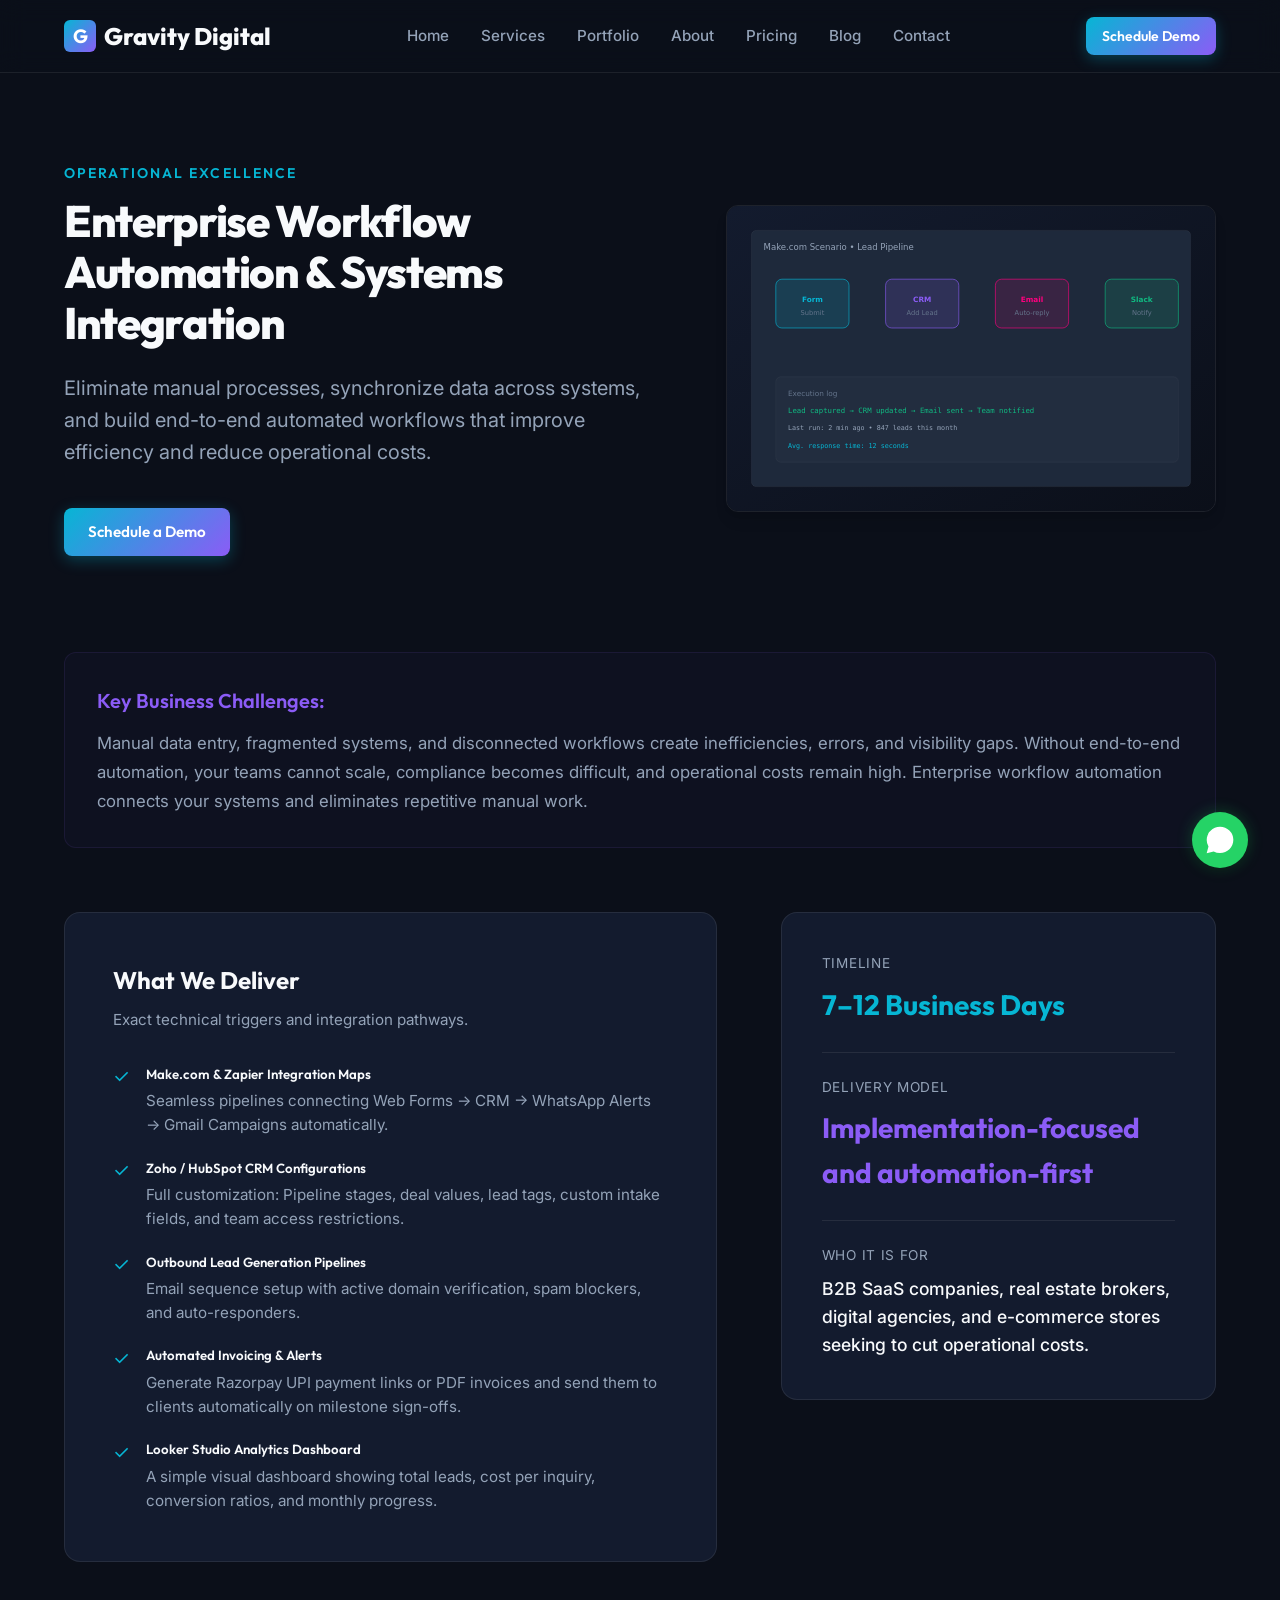
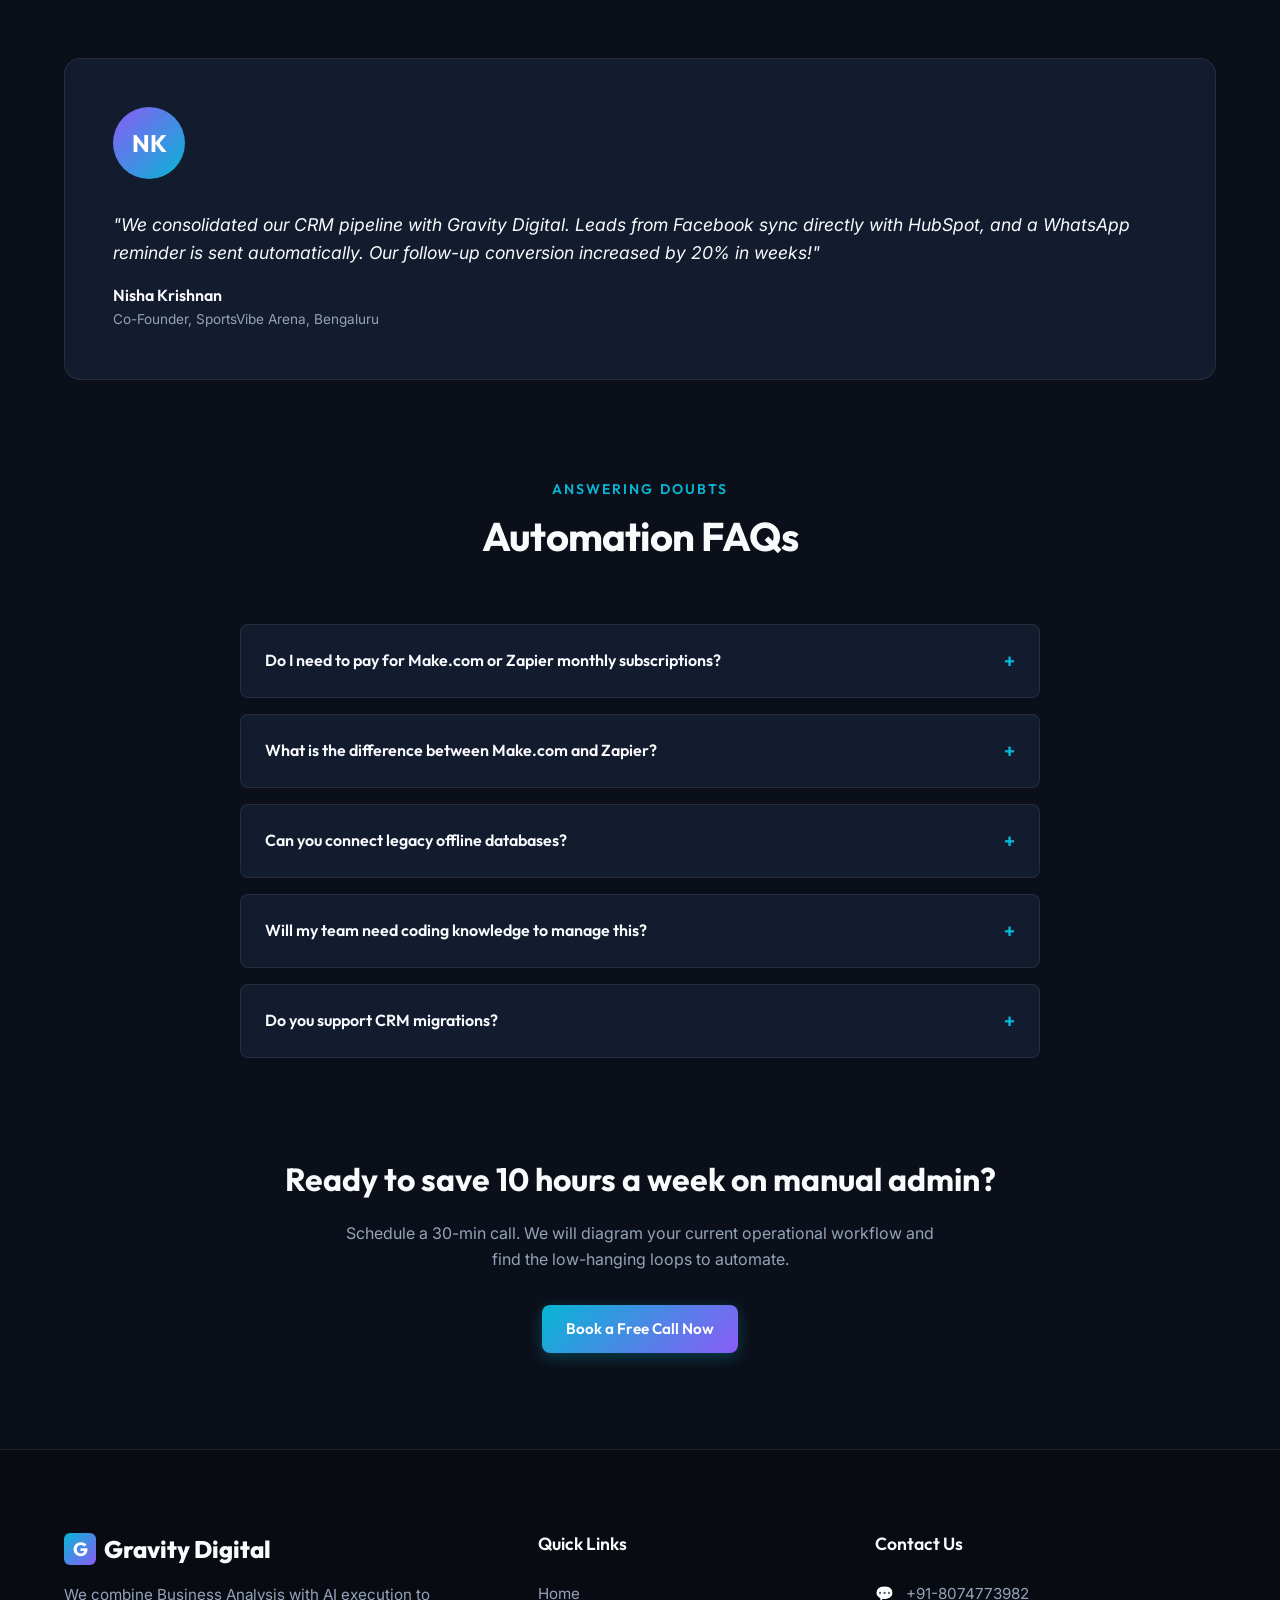
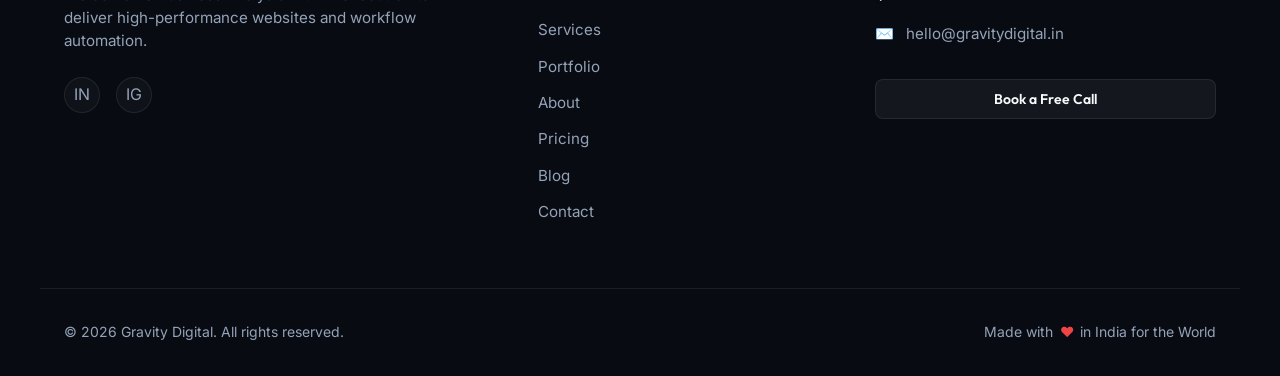
<file: service-automation.html>
<!DOCTYPE html>
<html lang="en">
<head>
    <meta charset="UTF-8">
    <meta name="viewport" content="width=device-width, initial-scale=1.0">
    <title>Workflow Automation & CRM | Gravity Digital</title>
    <meta name="description" content="Connect your software stacks, eliminate manual data entries, and set up automated sales pipelines using Make.com and Zapier. Save hours weekly.">
        <link rel="icon" href="favicon.svg" type="image/svg+xml">
    <link rel="preconnect" href="https://fonts.googleapis.com">
    <link rel="preconnect" href="https://fonts.gstatic.com" crossorigin>
    <link href="https://fonts.googleapis.com/css2?family=Inter:wght@300;400;500;600;700&family=Outfit:wght@400;500;600;700;800&display=swap" rel="stylesheet">
    <link rel="stylesheet" href="css/style.css">
    <script src="js/site-config.js" defer></script>
    <script src="js/main.js" defer></script>
</head>
<body>

    <!-- Header Navigation -->
    <header class="header" id="header">
        <div class="container nav-container">
            <a href="index.html" class="logo" id="nav-logo">
                <div class="logo-icon">G</div>
                <span>Gravity Digital</span>
            </a>
            
            <nav class="nav-menu" id="nav-menu">
                <a href="index.html" class="nav-link">Home</a>
                <a href="services.html" class="nav-link">Services</a>
                <a href="portfolio.html" class="nav-link">Portfolio</a>
                <a href="about.html" class="nav-link">About</a>
                <a href="pricing.html" class="nav-link">Pricing</a>
                <a href="blog.html" class="nav-link">Blog</a>
                <a href="contact.html" class="nav-link">Contact</a>
            </nav>
            
            <div class="nav-actions">
                <a href="contact.html" class="btn btn-primary btn-sm" id="nav-cta-btn">Schedule Demo</a>
            </div>
            
            <button type="button" class="menu-toggle" id="mobile-menu-btn" aria-label="Toggle menu" aria-expanded="false">
                <span></span>
                <span></span>
                <span></span>
            </button>
        </div>
    </header>

    <div class="container service-detail-layout">
        
        <!-- Service Hero -->
        <div class="service-hero">
            <div>
                <span class="section-tag">Operational Excellence</span>
                <h1 class="hero-title" style="font-size: 2.75rem;">Enterprise Workflow Automation & Systems Integration</h1>
                <p class="hero-subtitle">Eliminate manual processes, synchronize data across systems, and build end-to-end automated workflows that improve efficiency and reduce operational costs.</p>
                <a href="contact.html" class="btn btn-primary" id="top-cta-btn">Schedule a Demo</a>
            </div>
            <div>
                <img src="images/portfolio_pipeline.svg?v=2" alt="Workflow Automation Mockup" style="border-radius: 12px; border: 1px solid var(--border-color); box-shadow: var(--shadow-lg);">
            </div>
        </div>

        <!-- The Problem Statement -->
        <div class="service-problem" style="background-color: rgba(139, 92, 246, 0.03); border-color: rgba(139, 92, 246, 0.1);">
            <h3 class="problem-title">Key Business Challenges:</h3>
            <p style="color: var(--text-secondary); line-height: 1.7; font-size: 1.05rem;">
                Manual data entry, fragmented systems, and disconnected workflows create inefficiencies, errors, and visibility gaps. Without end-to-end automation, your teams cannot scale, compliance becomes difficult, and operational costs remain high. Enterprise workflow automation connects your systems and eliminates repetitive manual work.
            </p>
        </div>

        <!-- Deliverables and Sidebar Grid -->
        <div class="service-deliv-grid">
            
            <!-- Deliverables -->
            <div class="deliverables-box">
                <h3 style="font-family: var(--font-heading); font-size: 1.5rem;">What We Deliver</h3>
                <p style="color: var(--text-secondary); font-size: 0.95rem; margin-top: 0.5rem;">Exact technical triggers and integration pathways.</p>
                
                <div class="deliv-list">
                    <div class="deliv-item">
                        <span class="deliv-bullet">✓</span>
                        <div class="deliv-text">
                            <h5>Make.com & Zapier Integration Maps</h5>
                            <p>Seamless pipelines connecting Web Forms &rarr; CRM &rarr; WhatsApp Alerts &rarr; Gmail Campaigns automatically.</p>
                        </div>
                    </div>
                    <div class="deliv-item">
                        <span class="deliv-bullet">✓</span>
                        <div class="deliv-text">
                            <h5>Zoho / HubSpot CRM Configurations</h5>
                            <p>Full customization: Pipeline stages, deal values, lead tags, custom intake fields, and team access restrictions.</p>
                        </div>
                    </div>
                    <div class="deliv-item">
                        <span class="deliv-bullet">✓</span>
                        <div class="deliv-text">
                            <h5>Outbound Lead Generation Pipelines</h5>
                            <p>Email sequence setup with active domain verification, spam blockers, and auto-responders.</p>
                        </div>
                    </div>
                    <div class="deliv-item">
                        <span class="deliv-bullet">✓</span>
                        <div class="deliv-text">
                            <h5>Automated Invoicing & Alerts</h5>
                            <p>Generate Razorpay UPI payment links or PDF invoices and send them to clients automatically on milestone sign-offs.</p>
                        </div>
                    </div>
                    <div class="deliv-item">
                        <span class="deliv-bullet">✓</span>
                        <div class="deliv-text">
                            <h5>Looker Studio Analytics Dashboard</h5>
                            <p>A simple visual dashboard showing total leads, cost per inquiry, conversion ratios, and monthly progress.</p>
                        </div>
                    </div>
                </div>
            </div>

            <!-- Sidebar Stats Panel -->
            <div class="sidebar-box">
                <div class="sidebar-stat">
                    <div class="sidebar-stat-label">Timeline</div>
                    <div class="sidebar-stat-val" style="color: var(--accent-cyan);">7–12 Business Days</div>
                </div>
                <div class="sidebar-stat">
                    <div class="sidebar-stat-label">Delivery Model</div>
                    <div class="sidebar-stat-val" style="color: var(--accent-purple);">Implementation-focused and automation-first</div>
                </div>
                <div class="sidebar-stat">
                    <div class="sidebar-stat-label">Who it is for</div>
                    <div class="sidebar-stat-val" style="font-size: 1.1rem; color: var(--text-primary); font-family: var(--font-body); font-weight: 500;">
                        B2B SaaS companies, real estate brokers, digital agencies, and e-commerce stores seeking to cut operational costs.
                    </div>
                </div>
            </div>
        </div>

        <!-- Service-Specific Testimonial -->
        <div style="background-color: var(--bg-secondary); border: 1px solid var(--border-color); border-radius: 16px; padding: 3rem; margin-bottom: 6rem; display: flex; gap: 2rem; align-items: center; flex-wrap: wrap;">
            <div class="user-avatar" style="width: 4.5rem; height: 4.5rem; font-size: 1.5rem; flex-shrink: 0; background: linear-gradient(135deg, var(--accent-purple), var(--accent-cyan));">NK</div>
            <div style="flex-grow: 1; min-width: 250px;">
                <p style="font-style: italic; color: var(--text-primary); font-size: 1.1rem; margin-bottom: 1rem;">
                    "We consolidated our CRM pipeline with Gravity Digital. Leads from Facebook sync directly with HubSpot, and a WhatsApp reminder is sent automatically. Our follow-up conversion increased by 20% in weeks!"
                </p>
                <h4 style="font-family: var(--font-heading); font-size: 1rem; font-weight: 600;">Nisha Krishnan</h4>
                <p style="font-size: 0.85rem; color: var(--text-secondary);">Co-Founder, SportsVibe Arena, Bengaluru</p>
            </div>
        </div>

        <!-- FAQ Section -->
        <div style="margin-bottom: 6rem;">
            <div class="section-header">
                <span class="section-tag">Answering Doubts</span>
                <h2 class="section-title">Automation FAQs</h2>
            </div>
            
            <div class="faq-grid">
                <div class="faq-item">
                    <div class="faq-question">
                        <span>Do I need to pay for Make.com or Zapier monthly subscriptions?</span>
                        <span class="faq-icon">+</span>
                    </div>
                    <div class="faq-answer">
                        <p>Both platforms have generous free tiers (Make provides 1,000 tasks free per month). For higher scales, plans start around $9/month. We will structure the integrations efficiently to minimize tasks usage and keep costs low.</p>
                    </div>
                </div>
                
                <div class="faq-item">
                    <div class="faq-question">
                        <span>What is the difference between Make.com and Zapier?</span>
                        <span class="faq-icon">+</span>
                    </div>
                    <div class="faq-answer">
                        <p>Zapier is very simple but gets expensive for complex multibranch workflows. Make.com is highly visual, much more cost-effective, and supports advanced routing and loops. We recommend Make for B2B operations.</p>
                    </div>
                </div>
                
                <div class="faq-item">
                    <div class="faq-question">
                        <span>Can you connect legacy offline databases?</span>
                        <span class="faq-icon">+</span>
                    </div>
                    <div class="faq-answer">
                        <p>Yes, provided the software supports API calls or can export CSV formats. For fully offline configurations, we first map out a migration strategy to sync data to Supabase or Google Cloud SQL securely.</p>
                    </div>
                </div>

                <div class="faq-item">
                    <div class="faq-question">
                        <span>Will my team need coding knowledge to manage this?</span>
                        <span class="faq-icon">+</span>
                    </div>
                    <div class="faq-answer">
                        <p>No coding required. We build everything inside visual drag-and-drop systems, and provide detailed Loom recording guides outlining exactly how to troubleshoot or pause workflows if needed.</p>
                    </div>
                </div>

                <div class="faq-item">
                    <div class="faq-question">
                        <span>Do you support CRM migrations?</span>
                        <span class="faq-icon">+</span>
                    </div>
                    <div class="faq-answer">
                        <p>Yes. We help clean up your existing lists, map pipelines, export contacts from old sheets, and import them into Zoho/HubSpot with proper tags, avoiding duplicate entries.</p>
                    </div>
                </div>
            </div>
        </div>

        <!-- Bottom CTA -->
        <div style="text-align: center; padding-bottom: 6rem;">
            <h3 style="font-family: var(--font-heading); font-size: 2rem; margin-bottom: 1rem;">Ready to save 10 hours a week on manual admin?</h3>
            <p style="color: var(--text-secondary); margin-bottom: 2rem; max-width: 600px; margin-left: auto; margin-right: auto;">Schedule a 30-min call. We will diagram your current operational workflow and find the low-hanging loops to automate.</p>
            <a href="contact.html" class="btn btn-primary" id="bottom-cta-btn">Book a Free Call Now</a>
        </div>

    </div>

    <!-- Floating WhatsApp Widget -->
    <div class="whatsapp-widget" id="floating-whatsapp-widget">
        <span class="whatsapp-tooltip">Chat with a developer</span>
        <a href="#" data-site-link="whatsapp-quote" class="whatsapp-bubble" aria-label="Chat on WhatsApp">
            <svg viewBox="0 0 24 24">
                <path d="M12.012 2c-5.506 0-9.989 4.478-9.99 9.984a9.96 9.96 0 0 0 1.335 4.963L2 22l5.233-1.371a9.945 9.945 0 0 0 4.779 1.21h.005c5.505 0 9.989-4.478 9.99-9.984A9.97 9.97 0 0 0 12.012 2zm4.7 13.914c-.258.724-1.258 1.312-1.77 1.365-.47.05-1.077.078-1.748-.135-.41-.13-1.722-.656-3.268-2.03-1.282-1.139-2.148-2.546-2.4-2.98-.25-.436-.027-.673.19-.89.197-.196.438-.51.657-.766.22-.255.292-.437.438-.729.146-.29.073-.545-.036-.763-.11-.218-.985-2.37-1.348-3.245-.35-.85-.71-.735-1.018-.75-.262-.014-.56-.014-.86-.014-.3 0-.785.112-1.194.56-.41.448-1.562 1.527-1.562 3.722 0 2.196 1.6 4.316 1.82 4.62.22.304 3.148 4.805 7.627 6.74.1.043.2.083.3.12 1.07.34 2.045.293 2.818.177.86-.13 1.77-.724 2.02-1.388.25-.664.25-1.233.175-1.389-.075-.156-.275-.25-.575-.4z"/>
            </svg>
        </a>
    </div>

    <!-- Footer -->
    <footer class="footer" id="footer">
        <div class="container footer-top">
            <div class="footer-brand">
                <a href="index.html" class="logo">
                    <div class="logo-icon">G</div>
                    <span>Gravity Digital</span>
                </a>
                <p class="footer-tagline">
                    We combine Business Analysis with AI execution to deliver high-performance websites and workflow automation.
                </p>
                <div class="footer-socials">
                    <a href="#" data-site-link="linkedin" class="footer-social-icon" aria-label="LinkedIn">IN</a>
                    <a href="#" data-site-link="instagram" class="footer-social-icon" aria-label="Instagram">IG</a>
                </div>
            </div>
            
            <div class="footer-links-col">
                <h4>Quick Links</h4>
                <div class="footer-links-list">
                    <a href="index.html" class="footer-link">Home</a>
                    <a href="services.html" class="footer-link">Services</a>
                    <a href="portfolio.html" class="footer-link">Portfolio</a>
                    <a href="about.html" class="footer-link">About</a>
                    <a href="pricing.html" class="footer-link">Pricing</a>
                    <a href="blog.html" class="footer-link">Blog</a>
                    <a href="contact.html" class="footer-link">Contact</a>
                </div>
            </div>
            
            <div class="footer-links-col">
                <h4>Contact Us</h4>
                <div class="footer-contact-info">
                    <div class="footer-contact-item">
                        <span>💬</span>
                        <a href="#" data-site-link="phone" data-site-text>+91 99999 99999</a>
                    </div>
                    <div class="footer-contact-item">
                        <span>✉️</span>
                        <a href="#" data-site-link="email" data-site-text>hello@gravitydigital.in</a>
                    </div>
                    <div class="footer-contact-item" style="margin-top: 1rem;">
                        <a href="contact.html" class="btn btn-secondary btn-sm btn-block">Book a Free Call</a>
                    </div>
                </div>
            </div>
        </div>
        
        <div class="container footer-bottom">
            <p>&copy; 2026 Gravity Digital. All rights reserved.</p>
            <div class="footer-love">
                Made with <span class="heart-icon">&hearts;</span> in India for the World
            </div>
        </div>
    </footer>

</body>
</html>
</file>
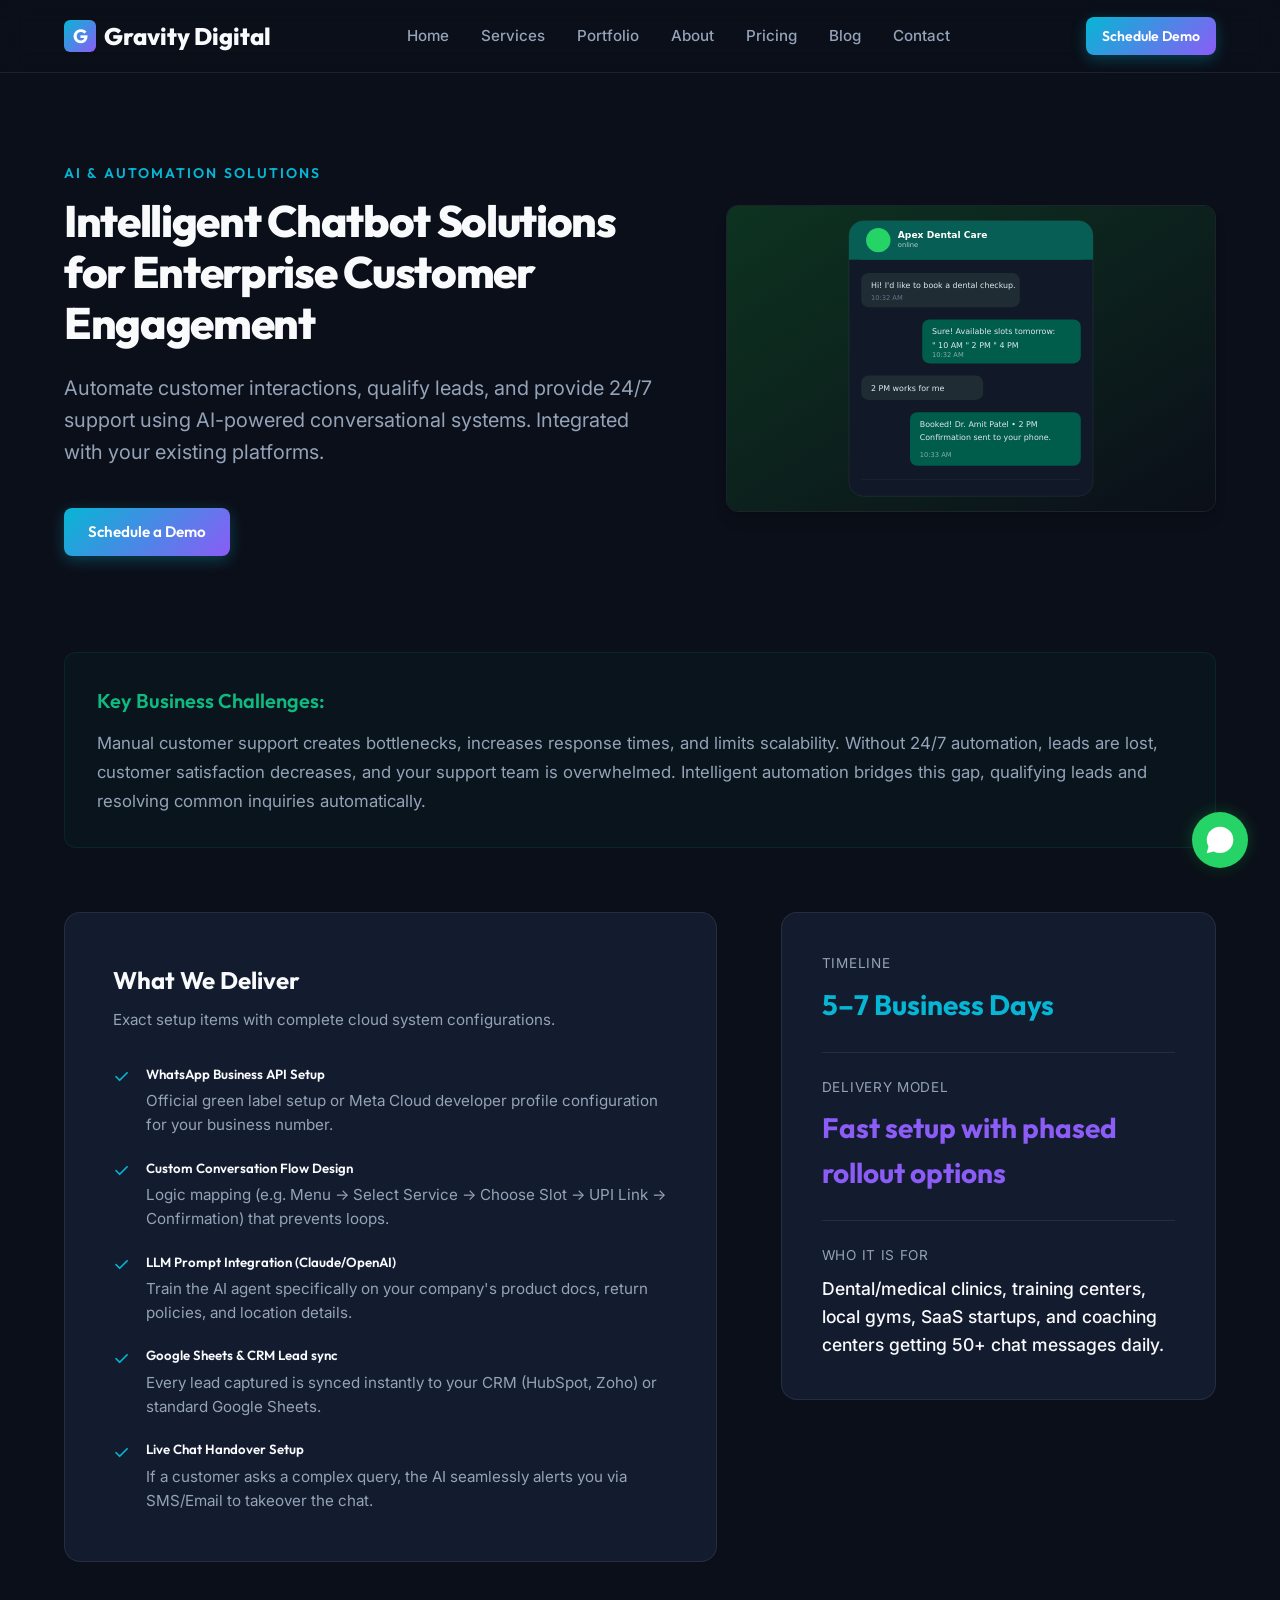
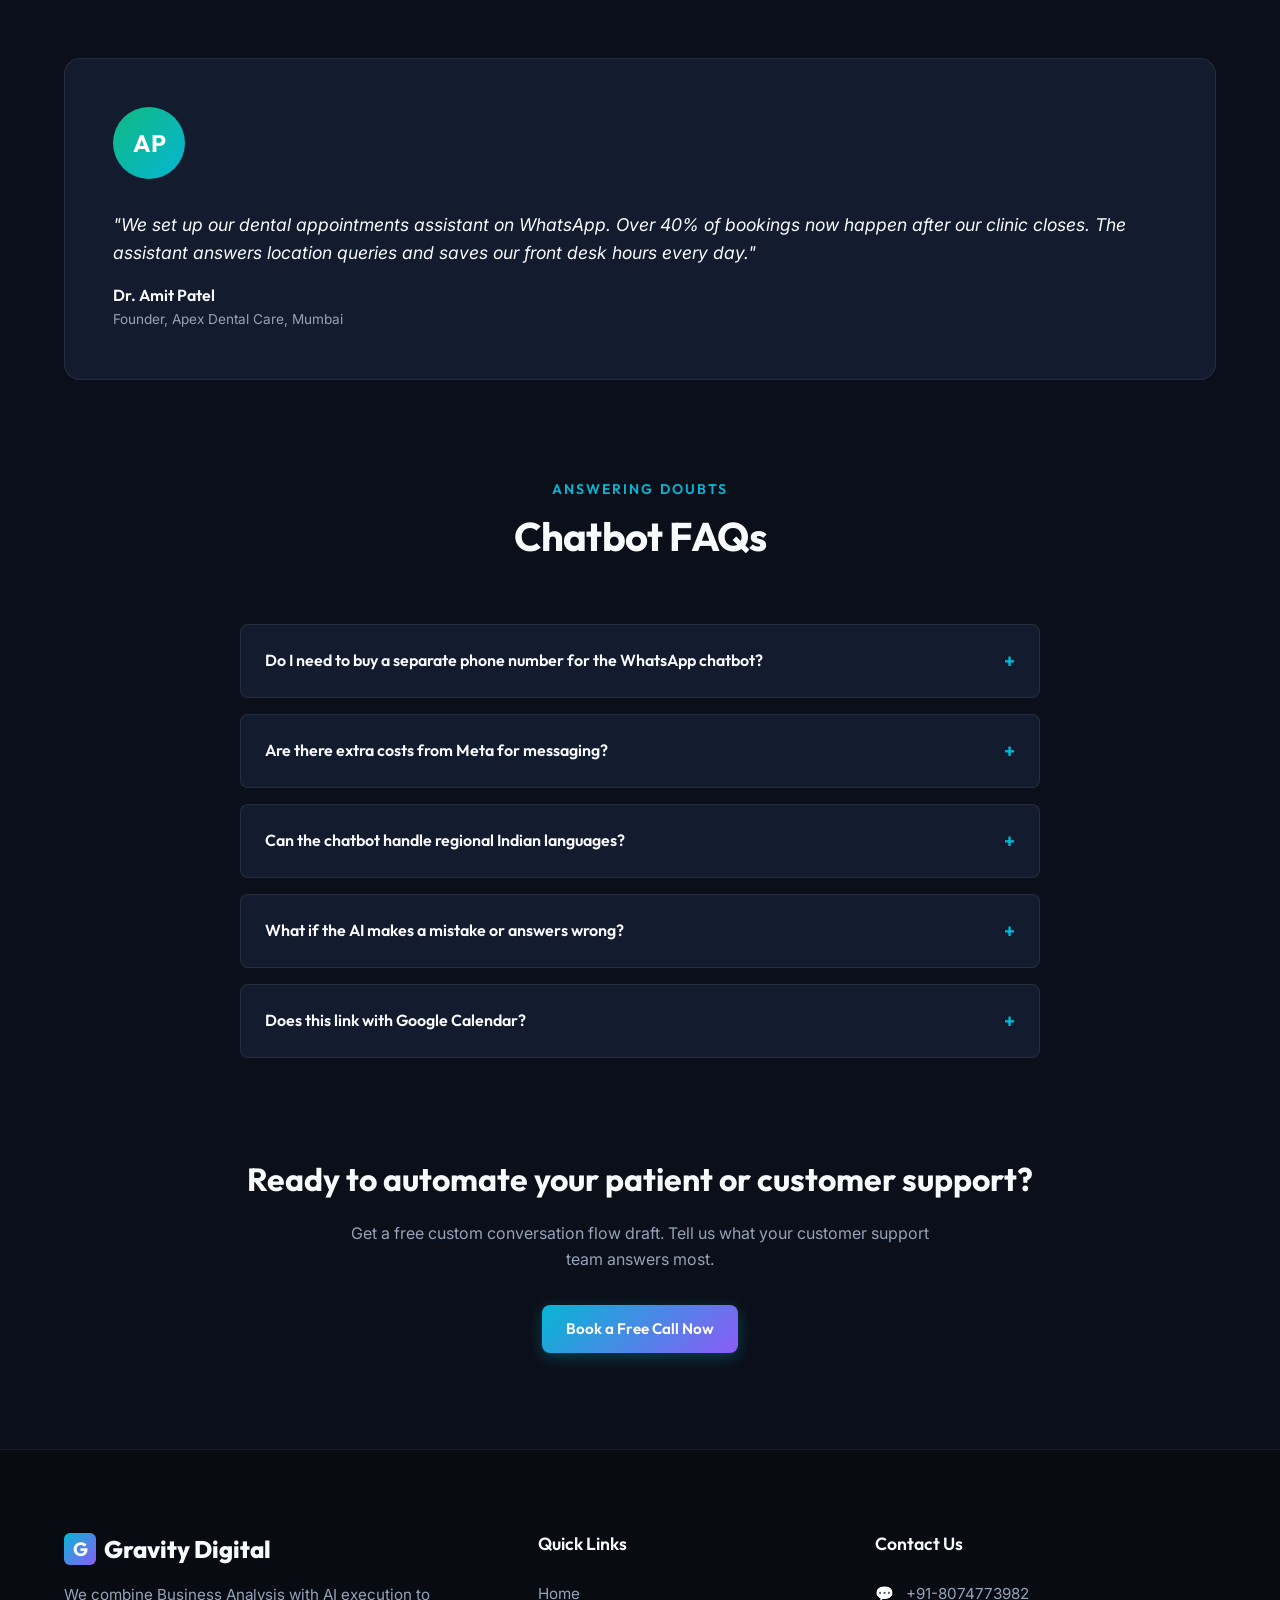
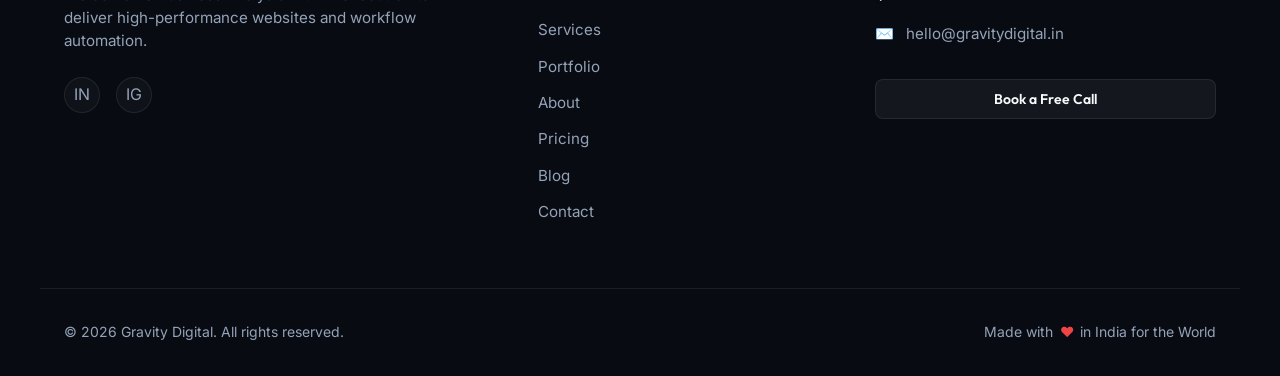
<file: service-chatbot.html>
<!DOCTYPE html>
<html lang="en">
<head>
    <meta charset="UTF-8">
    <meta name="viewport" content="width=device-width, initial-scale=1.0">
    <title>AI WhatsApp & Web Chatbots | Gravity Digital</title>
    <meta name="description" content="Automate customer queries, handle bookings, and collect leads 24/7 with custom WhatsApp Business API chatbots. No missed calls or support backlogs.">
        <link rel="icon" href="favicon.svg" type="image/svg+xml">
    <link rel="preconnect" href="https://fonts.googleapis.com">
    <link rel="preconnect" href="https://fonts.gstatic.com" crossorigin>
    <link href="https://fonts.googleapis.com/css2?family=Inter:wght@300;400;500;600;700&family=Outfit:wght@400;500;600;700;800&display=swap" rel="stylesheet">
    <link rel="stylesheet" href="css/style.css">
    <script src="js/site-config.js" defer></script>
    <script src="js/main.js" defer></script>
</head>
<body>

    <!-- Header Navigation -->
    <header class="header" id="header">
        <div class="container nav-container">
            <a href="index.html" class="logo" id="nav-logo">
                <div class="logo-icon">G</div>
                <span>Gravity Digital</span>
            </a>
            
            <nav class="nav-menu" id="nav-menu">
                <a href="index.html" class="nav-link">Home</a>
                <a href="services.html" class="nav-link">Services</a>
                <a href="portfolio.html" class="nav-link">Portfolio</a>
                <a href="about.html" class="nav-link">About</a>
                <a href="pricing.html" class="nav-link">Pricing</a>
                <a href="blog.html" class="nav-link">Blog</a>
                <a href="contact.html" class="nav-link">Contact</a>
            </nav>
            
            <div class="nav-actions">
                <a href="contact.html" class="btn btn-primary btn-sm" id="nav-cta-btn">Schedule Demo</a>
            </div>
            
            <button type="button" class="menu-toggle" id="mobile-menu-btn" aria-label="Toggle menu" aria-expanded="false">
                <span></span>
                <span></span>
                <span></span>
            </button>
        </div>
    </header>

    <div class="container service-detail-layout">
        
        <!-- Service Hero -->
        <div class="service-hero">
            <div>
                <span class="section-tag">AI & Automation Solutions</span>
                <h1 class="hero-title" style="font-size: 2.75rem;">Intelligent Chatbot Solutions for Enterprise Customer Engagement</h1>
                <p class="hero-subtitle">Automate customer interactions, qualify leads, and provide 24/7 support using AI-powered conversational systems. Integrated with your existing platforms.</p>
                <a href="contact.html" class="btn btn-primary" id="top-cta-btn">Schedule a Demo</a>
            </div>
            <div>
                <img src="images/portfolio_chatbot.svg?v=2" alt="AI Chatbot Mockup" style="border-radius: 12px; border: 1px solid var(--border-color); box-shadow: var(--shadow-lg);">
            </div>
        </div>

        <!-- The Problem Statement -->
        <div class="service-problem" style="background-color: rgba(16, 183, 129, 0.03); border-color: rgba(16, 183, 129, 0.1);">
            <h3 class="problem-title" style="color: var(--accent-emerald);">Key Business Challenges:</h3>
            <p style="color: var(--text-secondary); line-height: 1.7; font-size: 1.05rem;">
                Manual customer support creates bottlenecks, increases response times, and limits scalability. Without 24/7 automation, leads are lost, customer satisfaction decreases, and your support team is overwhelmed. Intelligent automation bridges this gap, qualifying leads and resolving common inquiries automatically.
            </p>
        </div>

        <!-- Deliverables and Sidebar Grid -->
        <div class="service-deliv-grid">
            
            <!-- Deliverables -->
            <div class="deliverables-box">
                <h3 style="font-family: var(--font-heading); font-size: 1.5rem;">What We Deliver</h3>
                <p style="color: var(--text-secondary); font-size: 0.95rem; margin-top: 0.5rem;">Exact setup items with complete cloud system configurations.</p>
                
                <div class="deliv-list">
                    <div class="deliv-item">
                        <span class="deliv-bullet">✓</span>
                        <div class="deliv-text">
                            <h5>WhatsApp Business API Setup</h5>
                            <p>Official green label setup or Meta Cloud developer profile configuration for your business number.</p>
                        </div>
                    </div>
                    <div class="deliv-item">
                        <span class="deliv-bullet">✓</span>
                        <div class="deliv-text">
                            <h5>Custom Conversation Flow Design</h5>
                            <p>Logic mapping (e.g. Menu &rarr; Select Service &rarr; Choose Slot &rarr; UPI Link &rarr; Confirmation) that prevents loops.</p>
                        </div>
                    </div>
                    <div class="deliv-item">
                        <span class="deliv-bullet">✓</span>
                        <div class="deliv-text">
                            <h5>LLM Prompt Integration (Claude/OpenAI)</h5>
                            <p>Train the AI agent specifically on your company's product docs, return policies, and location details.</p>
                        </div>
                    </div>
                    <div class="deliv-item">
                        <span class="deliv-bullet">✓</span>
                        <div class="deliv-text">
                            <h5>Google Sheets & CRM Lead sync</h5>
                            <p>Every lead captured is synced instantly to your CRM (HubSpot, Zoho) or standard Google Sheets.</p>
                        </div>
                    </div>
                    <div class="deliv-item">
                        <span class="deliv-bullet">✓</span>
                        <div class="deliv-text">
                            <h5>Live Chat Handover Setup</h5>
                            <p>If a customer asks a complex query, the AI seamlessly alerts you via SMS/Email to takeover the chat.</p>
                        </div>
                    </div>
                </div>
            </div>

            <!-- Sidebar Stats Panel -->
            <div class="sidebar-box">
                <div class="sidebar-stat">
                    <div class="sidebar-stat-label">Timeline</div>
                    <div class="sidebar-stat-val" style="color: var(--accent-cyan);">5–7 Business Days</div>
                </div>
                <div class="sidebar-stat">
                    <div class="sidebar-stat-label">Delivery Model</div>
                    <div class="sidebar-stat-val" style="color: var(--accent-purple);">Fast setup with phased rollout options</div>
                </div>
                <div class="sidebar-stat">
                    <div class="sidebar-stat-label">Who it is for</div>
                    <div class="sidebar-stat-val" style="font-size: 1.1rem; color: var(--text-primary); font-family: var(--font-body); font-weight: 500;">
                        Dental/medical clinics, training centers, local gyms, SaaS startups, and coaching centers getting 50+ chat messages daily.
                    </div>
                </div>
            </div>
        </div>

        <!-- Service-Specific Testimonial -->
        <div style="background-color: var(--bg-secondary); border: 1px solid var(--border-color); border-radius: 16px; padding: 3rem; margin-bottom: 6rem; display: flex; gap: 2rem; align-items: center; flex-wrap: wrap;">
            <div class="user-avatar" style="width: 4.5rem; height: 4.5rem; font-size: 1.5rem; flex-shrink: 0; background: linear-gradient(135deg, var(--accent-emerald), var(--accent-cyan));">AP</div>
            <div style="flex-grow: 1; min-width: 250px;">
                <p style="font-style: italic; color: var(--text-primary); font-size: 1.1rem; margin-bottom: 1rem;">
                    "We set up our dental appointments assistant on WhatsApp. Over 40% of bookings now happen after our clinic closes. The assistant answers location queries and saves our front desk hours every day."
                </p>
                <h4 style="font-family: var(--font-heading); font-size: 1rem; font-weight: 600;">Dr. Amit Patel</h4>
                <p style="font-size: 0.85rem; color: var(--text-secondary);">Founder, Apex Dental Care, Mumbai</p>
            </div>
        </div>

        <!-- FAQ Section -->
        <div style="margin-bottom: 6rem;">
            <div class="section-header">
                <span class="section-tag">Answering Doubts</span>
                <h2 class="section-title">Chatbot FAQs</h2>
            </div>
            
            <div class="faq-grid">
                <div class="faq-item">
                    <div class="faq-question">
                        <span>Do I need to buy a separate phone number for the WhatsApp chatbot?</span>
                        <span class="faq-icon">+</span>
                    </div>
                    <div class="faq-answer">
                        <p>Yes. To use the official WhatsApp Cloud API, you need a clean phone number that does not have an active WhatsApp app account. We will set this up on your number of choice.</p>
                    </div>
                </div>
                
                <div class="faq-item">
                    <div class="faq-question">
                        <span>Are there extra costs from Meta for messaging?</span>
                        <span class="faq-icon">+</span>
                    </div>
                    <div class="faq-answer">
                        <p>Meta provides 1,000 free service conversations per month. Beyond that, Meta charges a very small fee per conversation (approx. 30 paise for utility and 80 paise for marketing). We will help you link your credit card directly to Meta Developer dashboard.</p>
                    </div>
                </div>
                
                <div class="faq-item">
                    <div class="faq-question">
                        <span>Can the chatbot handle regional Indian languages?</span>
                        <span class="faq-icon">+</span>
                    </div>
                    <div class="faq-answer">
                        <p>Yes. Because we use advanced LLMs (like Claude and GPT models), the chatbot can interpret and reply in Hindi, Tamil, Telugu, Kannada, Hinglish, and 12+ other regional languages seamlessly.</p>
                    </div>
                </div>

                <div class="faq-item">
                    <div class="faq-question">
                        <span>What if the AI makes a mistake or answers wrong?</span>
                        <span class="faq-icon">+</span>
                    </div>
                    <div class="faq-answer">
                        <p>We restrict the AI using strict "system prompts" and "grounding documents" so it only answers using your official FAQ lists. If it cannot answer a question, it automatically triggers a live agent handover alert.</p>
                    </div>
                </div>

                <div class="faq-item">
                    <div class="faq-question">
                        <span>Does this link with Google Calendar?</span>
                        <span class="faq-icon">+</span>
                    </div>
                    <div class="faq-answer">
                        <p>Absolutely. We link the chatbot directly with your Google Calendar, Calendly, or custom booking database via Make/Zapier, ensuring bookings are updated instantly with no overlaps.</p>
                    </div>
                </div>
            </div>
        </div>

        <!-- Bottom CTA -->
        <div style="text-align: center; padding-bottom: 6rem;">
            <h3 style="font-family: var(--font-heading); font-size: 2rem; margin-bottom: 1rem;">Ready to automate your patient or customer support?</h3>
            <p style="color: var(--text-secondary); margin-bottom: 2rem; max-width: 600px; margin-left: auto; margin-right: auto;">Get a free custom conversation flow draft. Tell us what your customer support team answers most.</p>
            <a href="contact.html" class="btn btn-primary" id="bottom-cta-btn">Book a Free Call Now</a>
        </div>

    </div>

    <!-- Floating WhatsApp Widget -->
    <div class="whatsapp-widget" id="floating-whatsapp-widget">
        <span class="whatsapp-tooltip">Chat with a developer</span>
        <a href="#" data-site-link="whatsapp-quote" class="whatsapp-bubble" aria-label="Chat on WhatsApp">
            <svg viewBox="0 0 24 24">
                <path d="M12.012 2c-5.506 0-9.989 4.478-9.99 9.984a9.96 9.96 0 0 0 1.335 4.963L2 22l5.233-1.371a9.945 9.945 0 0 0 4.779 1.21h.005c5.505 0 9.989-4.478 9.99-9.984A9.97 9.97 0 0 0 12.012 2zm4.7 13.914c-.258.724-1.258 1.312-1.77 1.365-.47.05-1.077.078-1.748-.135-.41-.13-1.722-.656-3.268-2.03-1.282-1.139-2.148-2.546-2.4-2.98-.25-.436-.027-.673.19-.89.197-.196.438-.51.657-.766.22-.255.292-.437.438-.729.146-.29.073-.545-.036-.763-.11-.218-.985-2.37-1.348-3.245-.35-.85-.71-.735-1.018-.75-.262-.014-.56-.014-.86-.014-.3 0-.785.112-1.194.56-.41.448-1.562 1.527-1.562 3.722 0 2.196 1.6 4.316 1.82 4.62.22.304 3.148 4.805 7.627 6.74.1.043.2.083.3.12 1.07.34 2.045.293 2.818.177.86-.13 1.77-.724 2.02-1.388.25-.664.25-1.233.175-1.389-.075-.156-.275-.25-.575-.4z"/>
            </svg>
        </a>
    </div>

    <!-- Footer -->
    <footer class="footer" id="footer">
        <div class="container footer-top">
            <div class="footer-brand">
                <a href="index.html" class="logo">
                    <div class="logo-icon">G</div>
                    <span>Gravity Digital</span>
                </a>
                <p class="footer-tagline">
                    We combine Business Analysis with AI execution to deliver high-performance websites and workflow automation.
                </p>
                <div class="footer-socials">
                    <a href="#" data-site-link="linkedin" class="footer-social-icon" aria-label="LinkedIn">IN</a>
                    <a href="#" data-site-link="instagram" class="footer-social-icon" aria-label="Instagram">IG</a>
                </div>
            </div>
            
            <div class="footer-links-col">
                <h4>Quick Links</h4>
                <div class="footer-links-list">
                    <a href="index.html" class="footer-link">Home</a>
                    <a href="services.html" class="footer-link">Services</a>
                    <a href="portfolio.html" class="footer-link">Portfolio</a>
                    <a href="about.html" class="footer-link">About</a>
                    <a href="pricing.html" class="footer-link">Pricing</a>
                    <a href="blog.html" class="footer-link">Blog</a>
                    <a href="contact.html" class="footer-link">Contact</a>
                </div>
            </div>
            
            <div class="footer-links-col">
                <h4>Contact Us</h4>
                <div class="footer-contact-info">
                    <div class="footer-contact-item">
                        <span>💬</span>
                        <a href="#" data-site-link="phone" data-site-text>+91 99999 99999</a>
                    </div>
                    <div class="footer-contact-item">
                        <span>✉️</span>
                        <a href="#" data-site-link="email" data-site-text>hello@gravitydigital.in</a>
                    </div>
                    <div class="footer-contact-item" style="margin-top: 1rem;">
                        <a href="contact.html" class="btn btn-secondary btn-sm btn-block">Book a Free Call</a>
                    </div>
                </div>
            </div>
        </div>
        
        <div class="container footer-bottom">
            <p>&copy; 2026 Gravity Digital. All rights reserved.</p>
            <div class="footer-love">
                Made with <span class="heart-icon">&hearts;</span> in India for the World
            </div>
        </div>
    </footer>

</body>
</html>
</file>
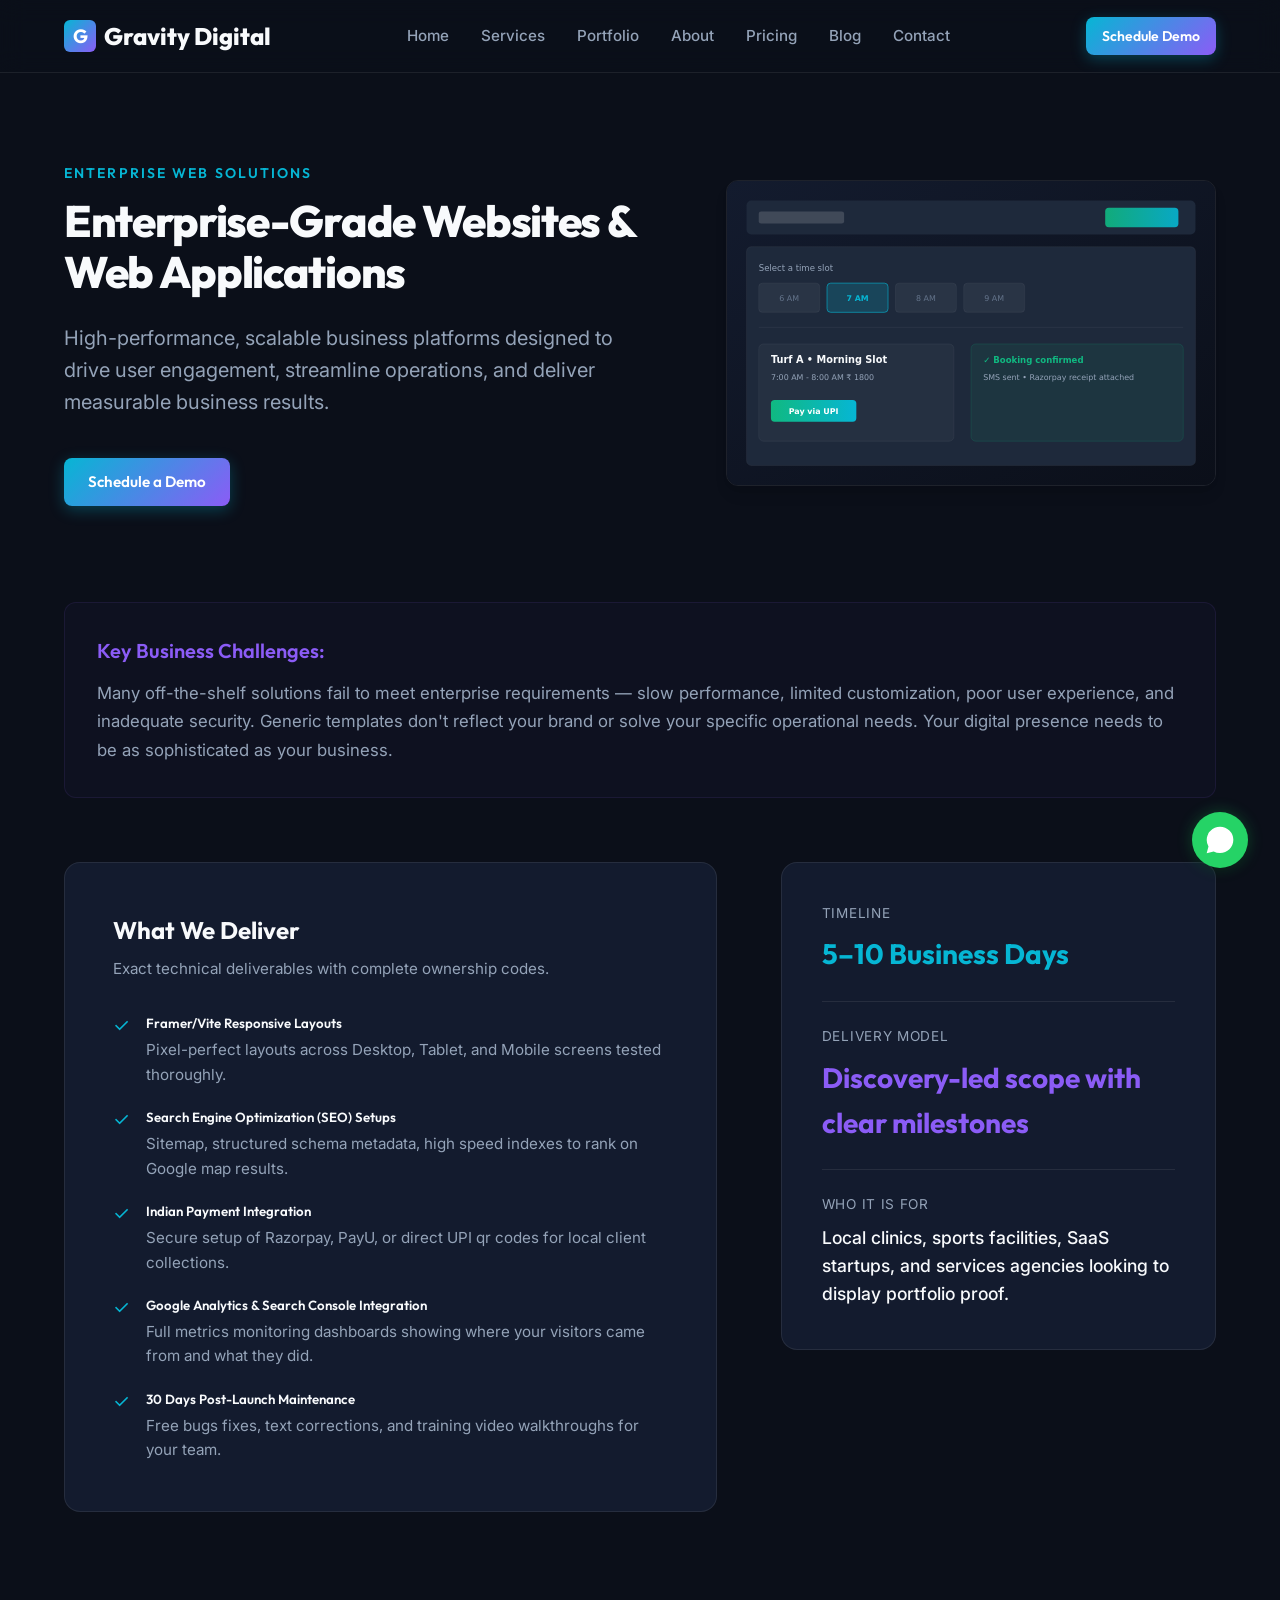
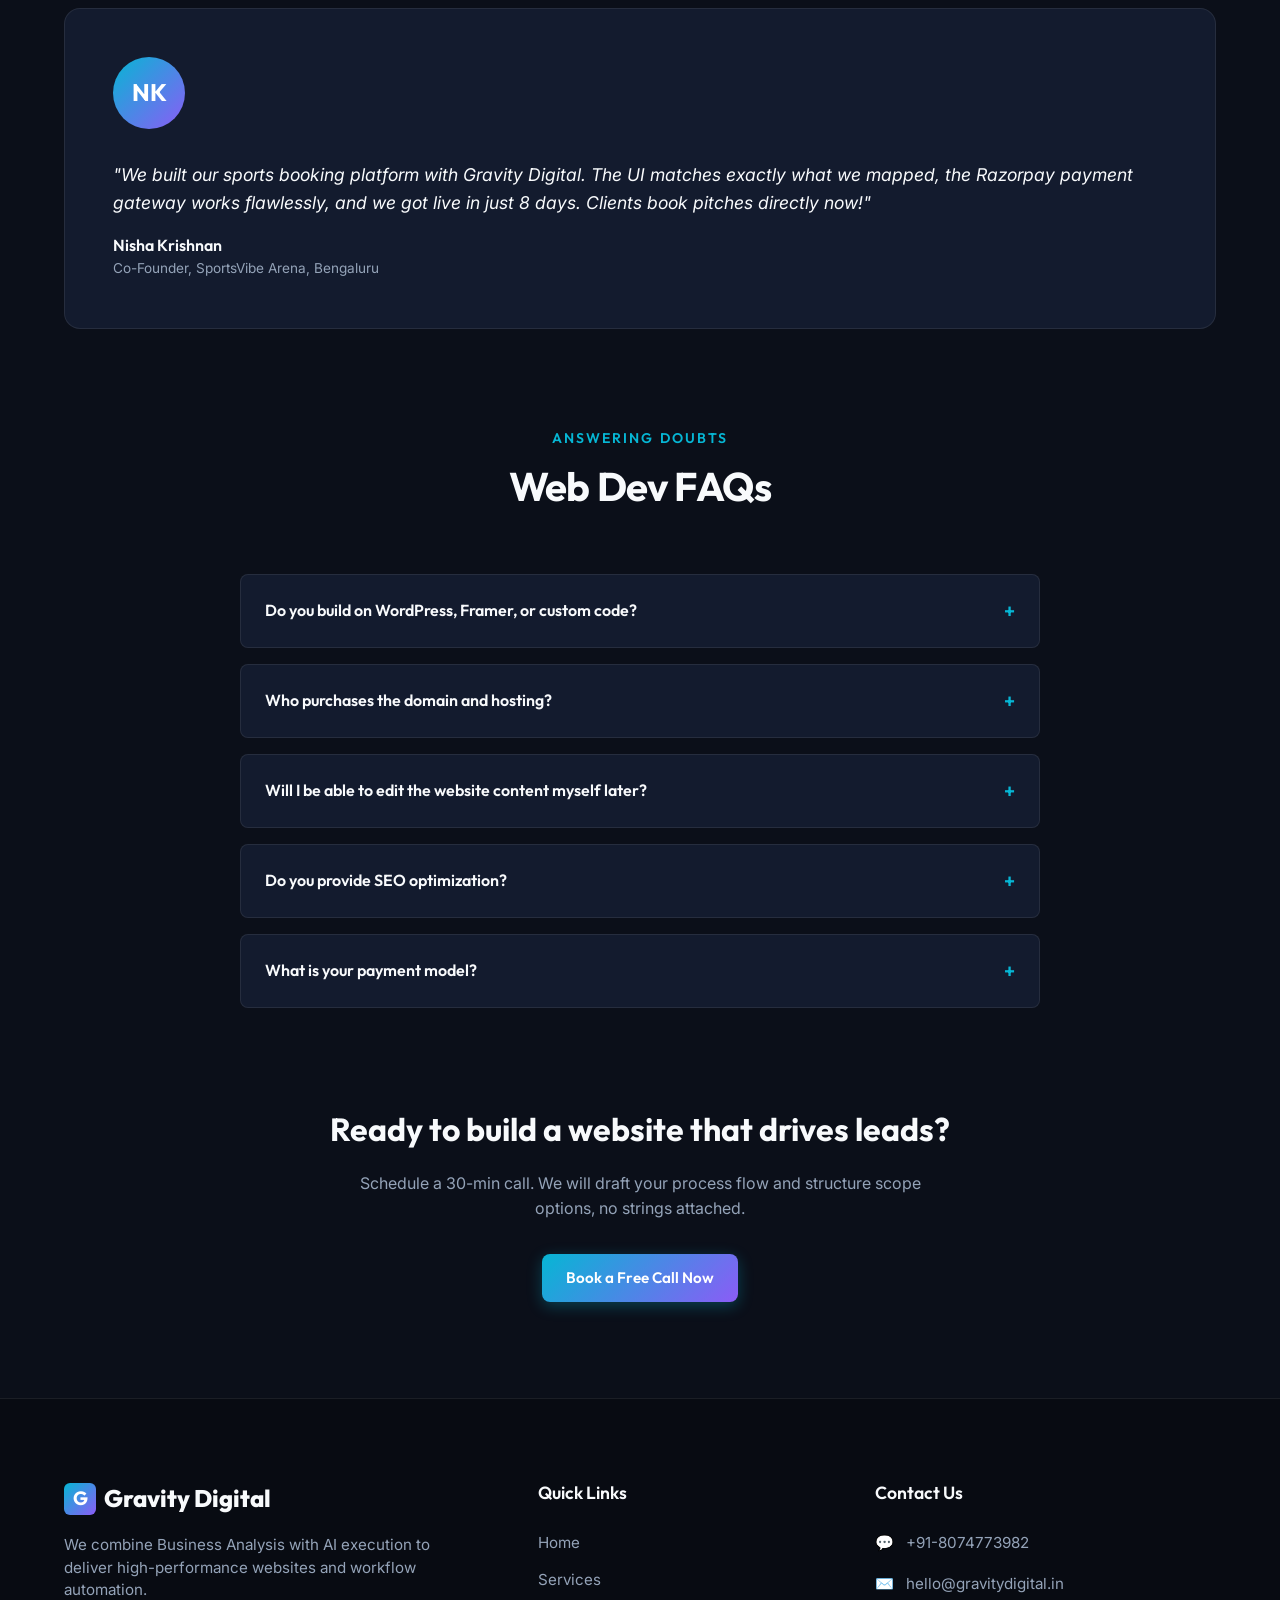
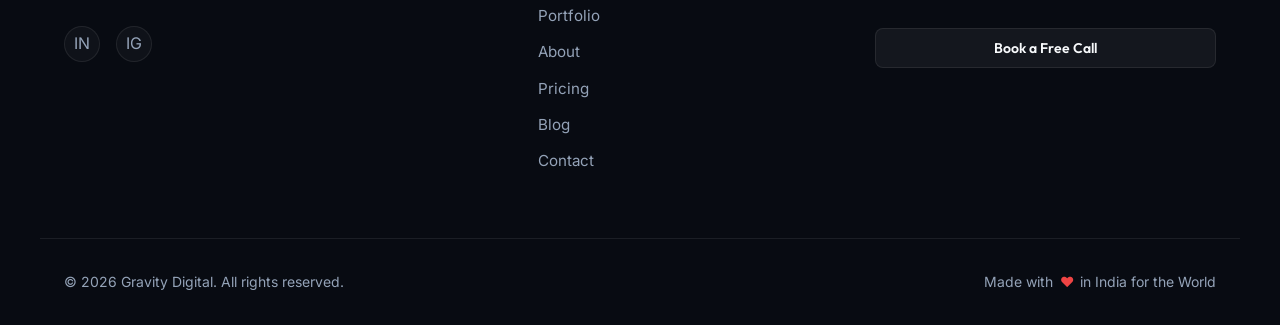
<file: service-web-dev.html>
<!DOCTYPE html>
<html lang="en">
<head>
    <meta charset="UTF-8">
    <meta name="viewport" content="width=device-width, initial-scale=1.0">
    <title>Website & Web App Development | Gravity Digital</title>
    <meta name="description" content="Get high-performance, mobile-responsive websites and custom web apps built in weeks. Process-mapped layouts that turn visitors into leads.">
        <link rel="icon" href="favicon.svg" type="image/svg+xml">
    <link rel="preconnect" href="https://fonts.googleapis.com">
    <link rel="preconnect" href="https://fonts.gstatic.com" crossorigin>
    <link href="https://fonts.googleapis.com/css2?family=Inter:wght@300;400;500;600;700&family=Outfit:wght@400;500;600;700;800&display=swap" rel="stylesheet">
    <link rel="stylesheet" href="css/style.css">
    <script src="js/site-config.js" defer></script>
    <script src="js/main.js" defer></script>
</head>
<body>

    <!-- Header Navigation -->
    <header class="header" id="header">
        <div class="container nav-container">
            <a href="index.html" class="logo" id="nav-logo">
                <div class="logo-icon">G</div>
                <span>Gravity Digital</span>
            </a>
            
            <nav class="nav-menu" id="nav-menu">
                <a href="index.html" class="nav-link">Home</a>
                <a href="services.html" class="nav-link">Services</a>
                <a href="portfolio.html" class="nav-link">Portfolio</a>
                <a href="about.html" class="nav-link">About</a>
                <a href="pricing.html" class="nav-link">Pricing</a>
                <a href="blog.html" class="nav-link">Blog</a>
                <a href="contact.html" class="nav-link">Contact</a>
            </nav>
            
            <div class="nav-actions">
                <a href="contact.html" class="btn btn-primary btn-sm" id="nav-cta-btn">Schedule Demo</a>
            </div>
            
            <button type="button" class="menu-toggle" id="mobile-menu-btn" aria-label="Toggle menu" aria-expanded="false">
                <span></span>
                <span></span>
                <span></span>
            </button>
        </div>
    </header>

    <div class="container service-detail-layout">
        
        <!-- Service Hero -->
        <div class="service-hero">
            <div>
                <span class="section-tag">Enterprise Web Solutions</span>
                <h1 class="hero-title" style="font-size: 2.75rem;">Enterprise-Grade Websites & Web Applications</h1>
                <p class="hero-subtitle">High-performance, scalable business platforms designed to drive user engagement, streamline operations, and deliver measurable business results.</p>
                <a href="contact.html" class="btn btn-primary" id="top-cta-btn">Schedule a Demo</a>
            </div>
            <div>
                <img src="images/portfolio_booking.svg?v=2" alt="Website Development Mockup" style="border-radius: 12px; border: 1px solid var(--border-color); box-shadow: var(--shadow-lg);">
            </div>
        </div>

        <!-- The Problem Statement -->
        <div class="service-problem">
            <h3 class="problem-title">Key Business Challenges:</h3>
            <p style="color: var(--text-secondary); line-height: 1.7; font-size: 1.05rem;">
                Many off-the-shelf solutions fail to meet enterprise requirements — slow performance, limited customization, poor user experience, and inadequate security. Generic templates don't reflect your brand or solve your specific operational needs. Your digital presence needs to be as sophisticated as your business.
            </p>
        </div>

        <!-- Deliverables and Sidebar Grid -->
        <div class="service-deliv-grid">
            
            <!-- Deliverables -->
            <div class="deliverables-box">
                <h3 style="font-family: var(--font-heading); font-size: 1.5rem;">What We Deliver</h3>
                <p style="color: var(--text-secondary); font-size: 0.95rem; margin-top: 0.5rem;">Exact technical deliverables with complete ownership codes.</p>
                
                <div class="deliv-list">
                    <div class="deliv-item">
                        <span class="deliv-bullet">✓</span>
                        <div class="deliv-text">
                            <h5>Framer/Vite Responsive Layouts</h5>
                            <p>Pixel-perfect layouts across Desktop, Tablet, and Mobile screens tested thoroughly.</p>
                        </div>
                    </div>
                    <div class="deliv-item">
                        <span class="deliv-bullet">✓</span>
                        <div class="deliv-text">
                            <h5>Search Engine Optimization (SEO) Setups</h5>
                            <p>Sitemap, structured schema metadata, high speed indexes to rank on Google map results.</p>
                        </div>
                    </div>
                    <div class="deliv-item">
                        <span class="deliv-bullet">✓</span>
                        <div class="deliv-text">
                            <h5>Indian Payment Integration</h5>
                            <p>Secure setup of Razorpay, PayU, or direct UPI qr codes for local client collections.</p>
                        </div>
                    </div>
                    <div class="deliv-item">
                        <span class="deliv-bullet">✓</span>
                        <div class="deliv-text">
                            <h5>Google Analytics & Search Console Integration</h5>
                            <p>Full metrics monitoring dashboards showing where your visitors came from and what they did.</p>
                        </div>
                    </div>
                    <div class="deliv-item">
                        <span class="deliv-bullet">✓</span>
                        <div class="deliv-text">
                            <h5>30 Days Post-Launch Maintenance</h5>
                            <p>Free bugs fixes, text corrections, and training video walkthroughs for your team.</p>
                        </div>
                    </div>
                </div>
            </div>

            <!-- Sidebar Stats Panel -->
            <div class="sidebar-box">
                <div class="sidebar-stat">
                    <div class="sidebar-stat-label">Timeline</div>
                    <div class="sidebar-stat-val" style="color: var(--accent-cyan);">5–10 Business Days</div>
                </div>
                <div class="sidebar-stat">
                    <div class="sidebar-stat-label">Delivery Model</div>
                    <div class="sidebar-stat-val" style="color: var(--accent-purple);">Discovery-led scope with clear milestones</div>
                </div>
                <div class="sidebar-stat">
                    <div class="sidebar-stat-label">Who it is for</div>
                    <div class="sidebar-stat-val" style="font-size: 1.1rem; color: var(--text-primary); font-family: var(--font-body); font-weight: 500;">
                        Local clinics, sports facilities, SaaS startups, and services agencies looking to display portfolio proof.
                    </div>
                </div>
            </div>
        </div>

        <!-- Service-Specific Testimonial -->
        <div style="background-color: var(--bg-secondary); border: 1px solid var(--border-color); border-radius: 16px; padding: 3rem; margin-bottom: 6rem; display: flex; gap: 2rem; align-items: center; flex-wrap: wrap;">
            <div class="user-avatar" style="width: 4.5rem; height: 4.5rem; font-size: 1.5rem; flex-shrink: 0;">NK</div>
            <div style="flex-grow: 1; min-width: 250px;">
                <p style="font-style: italic; color: var(--text-primary); font-size: 1.1rem; margin-bottom: 1rem;">
                    "We built our sports booking platform with Gravity Digital. The UI matches exactly what we mapped, the Razorpay payment gateway works flawlessly, and we got live in just 8 days. Clients book pitches directly now!"
                </p>
                <h4 style="font-family: var(--font-heading); font-size: 1rem; font-weight: 600;">Nisha Krishnan</h4>
                <p style="font-size: 0.85rem; color: var(--text-secondary);">Co-Founder, SportsVibe Arena, Bengaluru</p>
            </div>
        </div>

        <!-- FAQ Section -->
        <div style="margin-bottom: 6rem;">
            <div class="section-header">
                <span class="section-tag">Answering Doubts</span>
                <h2 class="section-title">Web Dev FAQs</h2>
            </div>
            
            <div class="faq-grid">
                <div class="faq-item">
                    <div class="faq-question">
                        <span>Do you build on WordPress, Framer, or custom code?</span>
                        <span class="faq-icon">+</span>
                    </div>
                    <div class="faq-answer">
                        <p>We choose what fits your business best. For marketing websites, we prefer Framer or static HTML/CSS because they are lightning fast and secure. For custom booking portals or dashboards, we write React or static JS solutions.</p>
                    </div>
                </div>
                
                <div class="faq-item">
                    <div class="faq-question">
                        <span>Who purchases the domain and hosting?</span>
                        <span class="faq-icon">+</span>
                    </div>
                    <div class="faq-answer">
                        <p>You buy the domain on Hostinger or GoDaddy under your account so you maintain 100% legal ownership. We will guide you on the best plan, configure SSL records, and deploy the codes for you.</p>
                    </div>
                </div>
                
                <div class="faq-item">
                    <div class="faq-question">
                        <span>Will I be able to edit the website content myself later?</span>
                        <span class="faq-icon">+</span>
                    </div>
                    <div class="faq-answer">
                        <p>Yes. If built on Framer, you get a clean editor link to change text/images in 1 click. If built on custom HTML, we comment the code clearly and provide a 5-minute training video on how to change lines.</p>
                    </div>
                </div>

                <div class="faq-item">
                    <div class="faq-question">
                        <span>Do you provide SEO optimization?</span>
                        <span class="faq-icon">+</span>
                    </div>
                    <div class="faq-answer">
                        <p>Yes. Every website we build includes meta tags setup, page load optimizations, Google Search Console indexing request, and sitemap configuration to make sure you show up on Google search lists.</p>
                    </div>
                </div>

                <div class="faq-item">
                    <div class="faq-question">
                        <span>What is your payment model?</span>
                        <span class="faq-icon">+</span>
                    </div>
                    <div class="faq-answer">
                        <p>We work on a milestone model: 50% advance payment upfront, and 50% upon delivery and staging approval, right before connecting the files to your active domain.</p>
                    </div>
                </div>
            </div>
        </div>

        <!-- Bottom CTA -->
        <div style="text-align: center; padding-bottom: 6rem;">
            <h3 style="font-family: var(--font-heading); font-size: 2rem; margin-bottom: 1rem;">Ready to build a website that drives leads?</h3>
            <p style="color: var(--text-secondary); margin-bottom: 2rem; max-width: 600px; margin-left: auto; margin-right: auto;">Schedule a 30-min call. We will draft your process flow and structure scope options, no strings attached.</p>
            <a href="contact.html" class="btn btn-primary" id="bottom-cta-btn">Book a Free Call Now</a>
        </div>

    </div>

    <!-- Floating WhatsApp Widget -->
    <div class="whatsapp-widget" id="floating-whatsapp-widget">
        <span class="whatsapp-tooltip">Chat with a developer</span>
        <a href="#" data-site-link="whatsapp-quote" class="whatsapp-bubble" aria-label="Chat on WhatsApp">
            <svg viewBox="0 0 24 24">
                <path d="M12.012 2c-5.506 0-9.989 4.478-9.99 9.984a9.96 9.96 0 0 0 1.335 4.963L2 22l5.233-1.371a9.945 9.945 0 0 0 4.779 1.21h.005c5.505 0 9.989-4.478 9.99-9.984A9.97 9.97 0 0 0 12.012 2zm4.7 13.914c-.258.724-1.258 1.312-1.77 1.365-.47.05-1.077.078-1.748-.135-.41-.13-1.722-.656-3.268-2.03-1.282-1.139-2.148-2.546-2.4-2.98-.25-.436-.027-.673.19-.89.197-.196.438-.51.657-.766.22-.255.292-.437.438-.729.146-.29.073-.545-.036-.763-.11-.218-.985-2.37-1.348-3.245-.35-.85-.71-.735-1.018-.75-.262-.014-.56-.014-.86-.014-.3 0-.785.112-1.194.56-.41.448-1.562 1.527-1.562 3.722 0 2.196 1.6 4.316 1.82 4.62.22.304 3.148 4.805 7.627 6.74.1.043.2.083.3.12 1.07.34 2.045.293 2.818.177.86-.13 1.77-.724 2.02-1.388.25-.664.25-1.233.175-1.389-.075-.156-.275-.25-.575-.4z"/>
            </svg>
        </a>
    </div>

    <!-- Footer -->
    <footer class="footer" id="footer">
        <div class="container footer-top">
            <div class="footer-brand">
                <a href="index.html" class="logo">
                    <div class="logo-icon">G</div>
                    <span>Gravity Digital</span>
                </a>
                <p class="footer-tagline">
                    We combine Business Analysis with AI execution to deliver high-performance websites and workflow automation.
                </p>
                <div class="footer-socials">
                    <a href="#" data-site-link="linkedin" class="footer-social-icon" aria-label="LinkedIn">IN</a>
                    <a href="#" data-site-link="instagram" class="footer-social-icon" aria-label="Instagram">IG</a>
                </div>
            </div>
            
            <div class="footer-links-col">
                <h4>Quick Links</h4>
                <div class="footer-links-list">
                    <a href="index.html" class="footer-link">Home</a>
                    <a href="services.html" class="footer-link">Services</a>
                    <a href="portfolio.html" class="footer-link">Portfolio</a>
                    <a href="about.html" class="footer-link">About</a>
                    <a href="pricing.html" class="footer-link">Pricing</a>
                    <a href="blog.html" class="footer-link">Blog</a>
                    <a href="contact.html" class="footer-link">Contact</a>
                </div>
            </div>
            
            <div class="footer-links-col">
                <h4>Contact Us</h4>
                <div class="footer-contact-info">
                    <div class="footer-contact-item">
                        <span>💬</span>
                        <a href="#" data-site-link="phone" data-site-text>+91 99999 99999</a>
                    </div>
                    <div class="footer-contact-item">
                        <span>✉️</span>
                        <a href="#" data-site-link="email" data-site-text>hello@gravitydigital.in</a>
                    </div>
                    <div class="footer-contact-item" style="margin-top: 1rem;">
                        <a href="contact.html" class="btn btn-secondary btn-sm btn-block">Book a Free Call</a>
                    </div>
                </div>
            </div>
        </div>
        
        <div class="container footer-bottom">
            <p>&copy; 2026 Gravity Digital. All rights reserved.</p>
            <div class="footer-love">
                Made with <span class="heart-icon">&hearts;</span> in India for the World
            </div>
        </div>
    </footer>

</body>
</html>
</file>
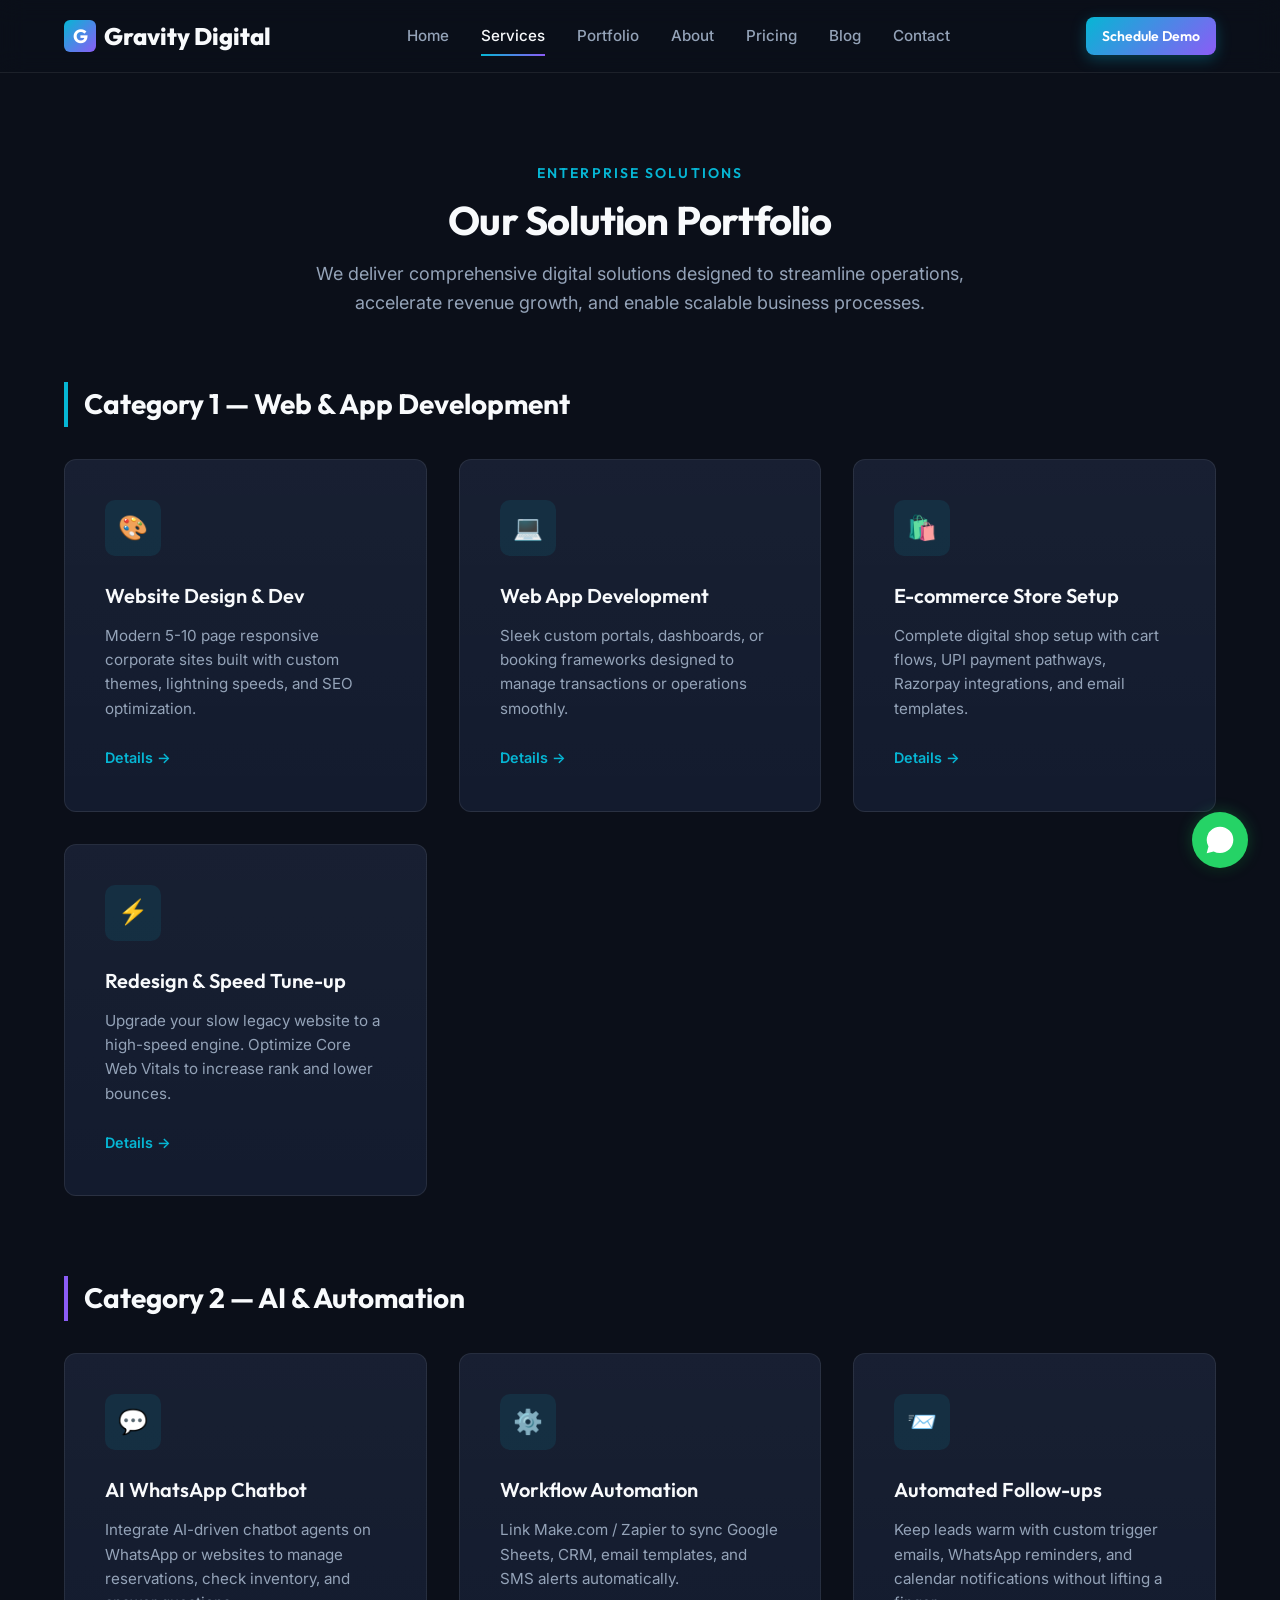
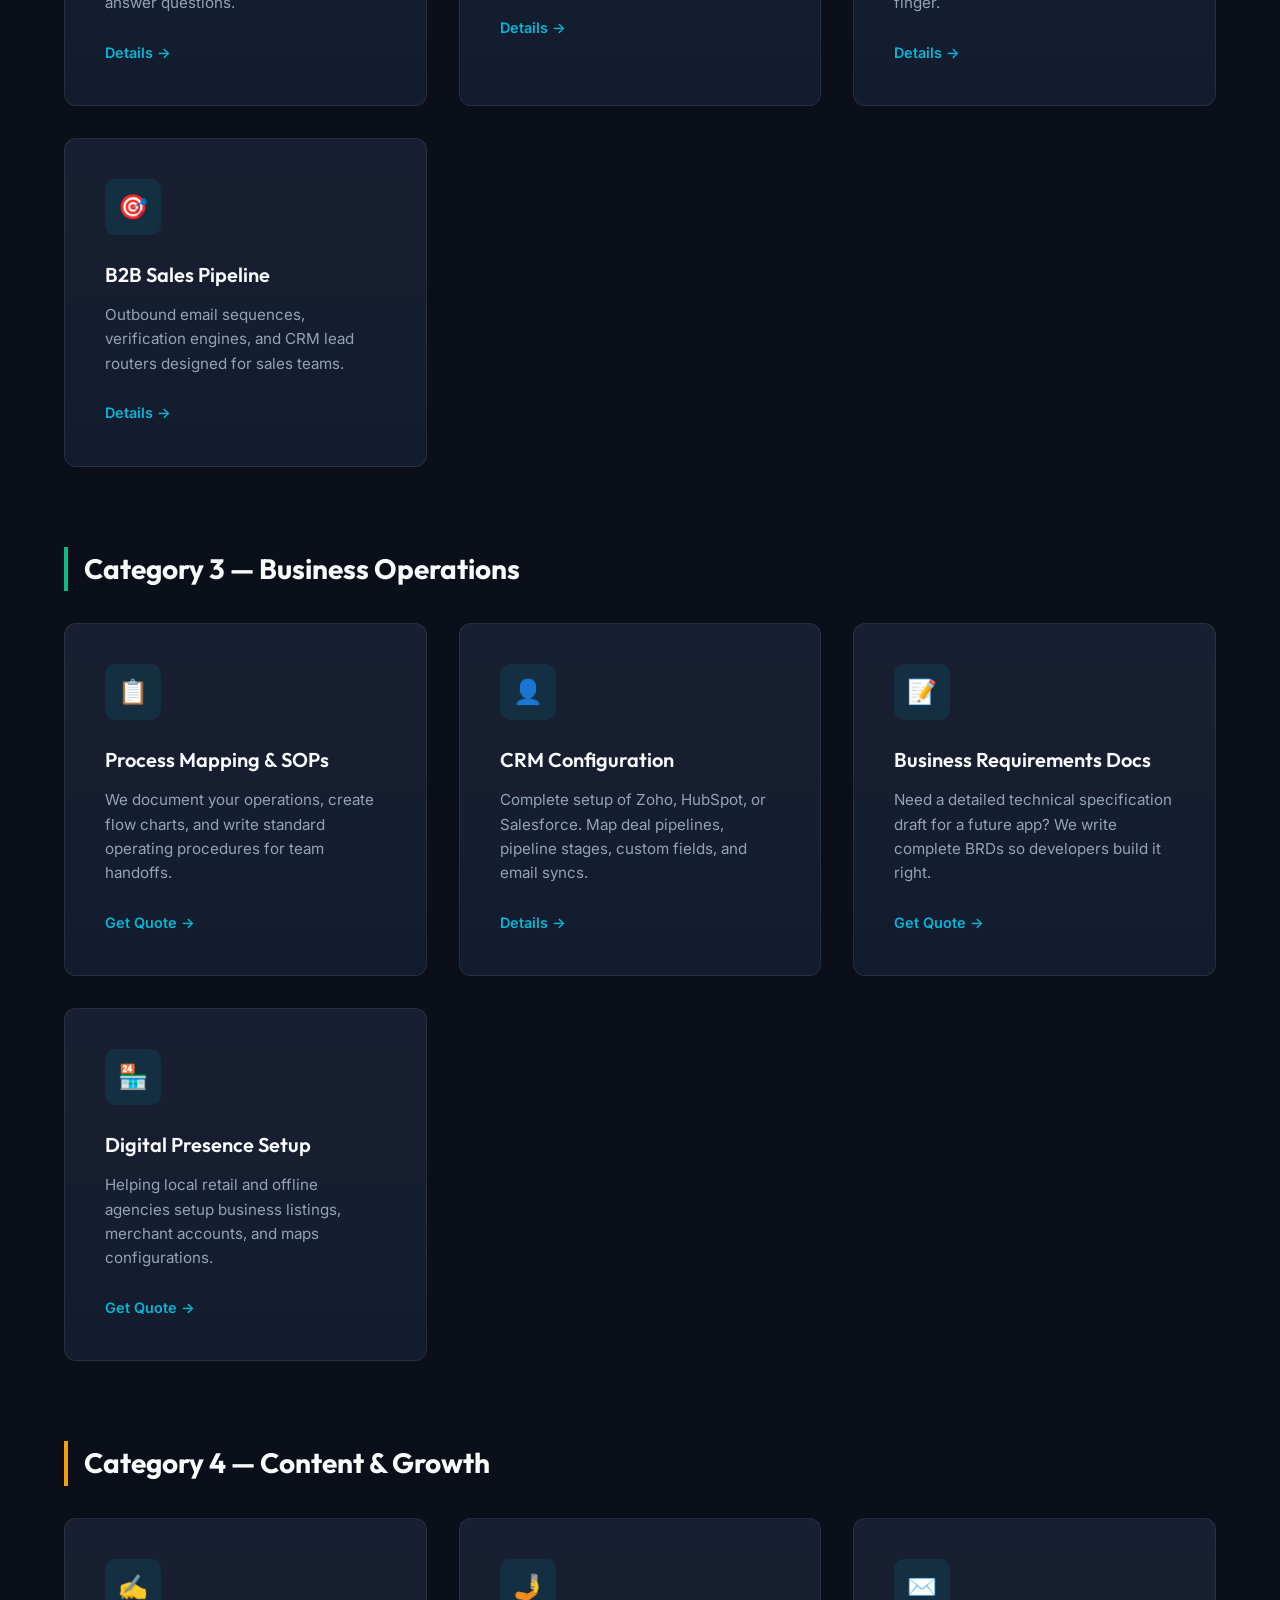
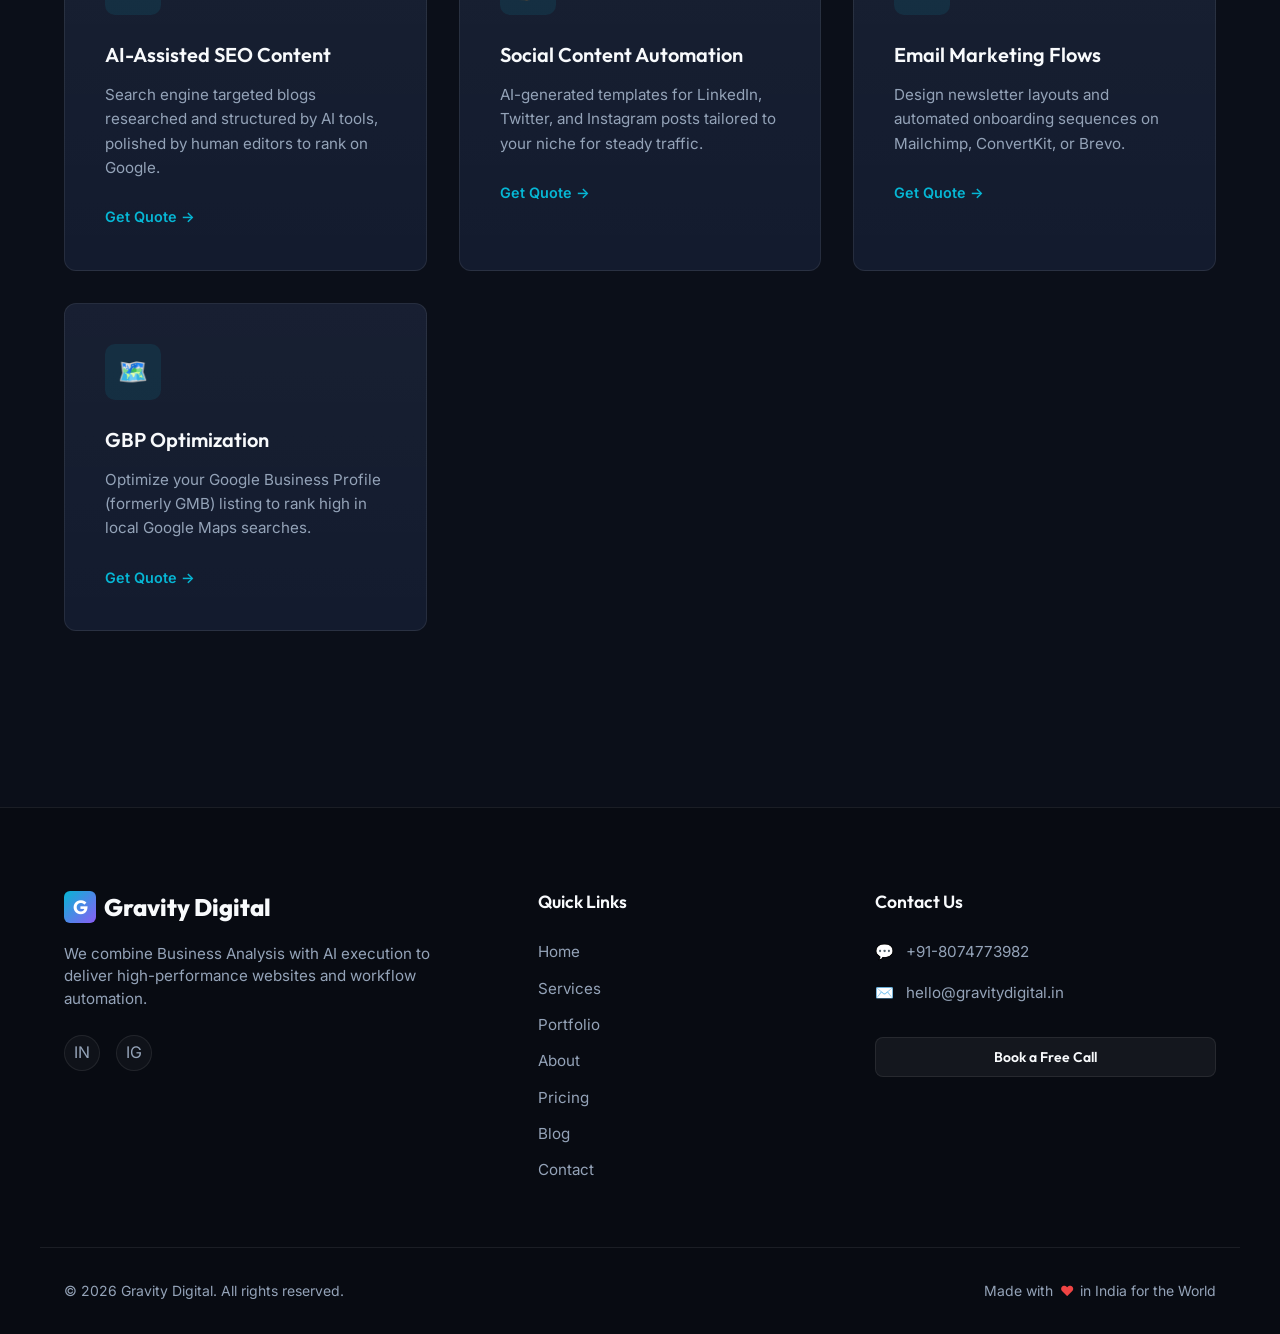
<file: services.html>
<!DOCTYPE html>
<html lang="en">
<head>
    <meta charset="UTF-8">
    <meta name="viewport" content="width=device-width, initial-scale=1.0">
    <title>Services | Gravity Digital</title>
    <meta name="description" content="Explore Gravity Digital's services across Web Dev, AI Chatbots, Workflow Automations, Operations and SOP mapping, and Content & Growth systems.">
        <link rel="icon" href="favicon.svg" type="image/svg+xml">
    <link rel="preconnect" href="https://fonts.googleapis.com">
    <link rel="preconnect" href="https://fonts.gstatic.com" crossorigin>
    <link href="https://fonts.googleapis.com/css2?family=Inter:wght@300;400;500;600;700&family=Outfit:wght@400;500;600;700;800&display=swap" rel="stylesheet">
    <link rel="stylesheet" href="css/style.css">
    <script src="js/site-config.js" defer></script>
    <script src="js/main.js" defer></script>
</head>
<body>

    <!-- Header Navigation -->
    <header class="header" id="header">
        <div class="container nav-container">
            <a href="index.html" class="logo" id="nav-logo">
                <div class="logo-icon">G</div>
                <span>Gravity Digital</span>
            </a>
            
            <nav class="nav-menu" id="nav-menu">
                <a href="index.html" class="nav-link">Home</a>
                <a href="services.html" class="nav-link">Services</a>
                <a href="portfolio.html" class="nav-link">Portfolio</a>
                <a href="about.html" class="nav-link">About</a>
                <a href="pricing.html" class="nav-link">Pricing</a>
                <a href="blog.html" class="nav-link">Blog</a>
                <a href="contact.html" class="nav-link">Contact</a>
            </nav>
            
            <div class="nav-actions">
                <a href="contact.html" class="btn btn-primary btn-sm" id="nav-cta-btn">Schedule Demo</a>
            </div>
            
            <button type="button" class="menu-toggle" id="mobile-menu-btn" aria-label="Toggle menu" aria-expanded="false">
                <span></span>
                <span></span>
                <span></span>
            </button>
        </div>
    </header>

    <!-- Services Section -->
    <section class="services-layout" style="padding-top: 10rem;">
        <div class="container">
            <div class="section-header">
                <span class="section-tag">Enterprise Solutions</span>
                <h1 class="section-title">Our Solution Portfolio</h1>
                <p class="section-desc">We deliver comprehensive digital solutions designed to streamline operations, accelerate revenue growth, and enable scalable business processes.</p>
            </div>
            
            <!-- Category 1: Web & App Dev -->
            <div style="margin-bottom: 5rem;">
                <h2 style="font-family: var(--font-heading); font-size: 1.75rem; margin-bottom: 2rem; border-left: 4px solid var(--accent-cyan); padding-left: 1rem;">Category 1 — Web & App Development</h2>
                <div class="grid-3">
                    <div class="card" id="service-web-design">
                        <div class="card-icon">🎨</div>
                        <h3 class="card-title">Website Design & Dev</h3>
                        <p class="card-desc">Modern 5-10 page responsive corporate sites built with custom themes, lightning speeds, and SEO optimization.</p>
                        <a href="service-web-dev.html" class="card-link">Details &rarr;</a>
                    </div>
                    
                    <div class="card" id="service-web-apps">
                        <div class="card-icon">💻</div>
                        <h3 class="card-title">Web App Development</h3>
                        <p class="card-desc">Sleek custom portals, dashboards, or booking frameworks designed to manage transactions or operations smoothly.</p>
                        <a href="service-web-dev.html" class="card-link">Details &rarr;</a>
                    </div>
                    
                    <div class="card" id="service-ecommerce">
                        <div class="card-icon">🛍️</div>
                        <h3 class="card-title">E-commerce Store Setup</h3>
                        <p class="card-desc">Complete digital shop setup with cart flows, UPI payment pathways, Razorpay integrations, and email templates.</p>
                        <a href="service-web-dev.html" class="card-link">Details &rarr;</a>
                    </div>
                    
                    <div class="card" id="service-optimisation">
                        <div class="card-icon">⚡</div>
                        <h3 class="card-title">Redesign & Speed Tune-up</h3>
                        <p class="card-desc">Upgrade your slow legacy website to a high-speed engine. Optimize Core Web Vitals to increase rank and lower bounces.</p>
                        <a href="service-web-dev.html" class="card-link">Details &rarr;</a>
                    </div>
                </div>
            </div>

            <!-- Category 2: AI & Automation -->
            <div style="margin-bottom: 5rem;">
                <h2 style="font-family: var(--font-heading); font-size: 1.75rem; margin-bottom: 2rem; border-left: 4px solid var(--accent-purple); padding-left: 1rem;">Category 2 — AI & Automation</h2>
                <div class="grid-3">
                    <div class="card" id="service-wa-chatbot">
                        <div class="card-icon">💬</div>
                        <h3 class="card-title">AI WhatsApp Chatbot</h3>
                        <p class="card-desc">Integrate AI-driven chatbot agents on WhatsApp or websites to manage reservations, check inventory, and answer questions.</p>
                        <a href="service-chatbot.html" class="card-link">Details &rarr;</a>
                    </div>
                    
                    <div class="card" id="service-workflow">
                        <div class="card-icon">⚙️</div>
                        <h3 class="card-title">Workflow Automation</h3>
                        <p class="card-desc">Link Make.com / Zapier to sync Google Sheets, CRM, email templates, and SMS alerts automatically.</p>
                        <a href="service-automation.html" class="card-link">Details &rarr;</a>
                    </div>
                    
                    <div class="card" id="service-lead-nurture">
                        <div class="card-icon">📨</div>
                        <h3 class="card-title">Automated Follow-ups</h3>
                        <p class="card-desc">Keep leads warm with custom trigger emails, WhatsApp reminders, and calendar notifications without lifting a finger.</p>
                        <a href="service-automation.html" class="card-link">Details &rarr;</a>
                    </div>
                    
                    <div class="card" id="service-sales-engine">
                        <div class="card-icon">🎯</div>
                        <h3 class="card-title">B2B Sales Pipeline</h3>
                        <p class="card-desc">Outbound email sequences, verification engines, and CRM lead routers designed for sales teams.</p>
                        <a href="service-automation.html" class="card-link">Details &rarr;</a>
                    </div>
                </div>
            </div>

            <!-- Category 3: Business Operations -->
            <div style="margin-bottom: 5rem;">
                <h2 style="font-family: var(--font-heading); font-size: 1.75rem; margin-bottom: 2rem; border-left: 4px solid var(--accent-emerald); padding-left: 1rem;">Category 3 — Business Operations</h2>
                <div class="grid-3">
                    <div class="card" id="service-sops">
                        <div class="card-icon">📋</div>
                        <h3 class="card-title">Process Mapping & SOPs</h3>
                        <p class="card-desc">We document your operations, create flow charts, and write standard operating procedures for team handoffs.</p>
                        <a href="contact.html" class="card-link">Get Quote &rarr;</a>
                    </div>
                    
                    <div class="card" id="service-crm-setup">
                        <div class="card-icon">👤</div>
                        <h3 class="card-title">CRM Configuration</h3>
                        <p class="card-desc">Complete setup of Zoho, HubSpot, or Salesforce. Map deal pipelines, pipeline stages, custom fields, and email syncs.</p>
                        <a href="service-automation.html" class="card-link">Details &rarr;</a>
                    </div>
                    
                    <div class="card" id="service-brd-docs">
                        <div class="card-icon">📝</div>
                        <h3 class="card-title">Business Requirements Docs</h3>
                        <p class="card-desc">Need a detailed technical specification draft for a future app? We write complete BRDs so developers build it right.</p>
                        <a href="contact.html" class="card-link">Get Quote &rarr;</a>
                    </div>
                    
                    <div class="card" id="service-offline-digital">
                        <div class="card-icon">🏪</div>
                        <h3 class="card-title">Digital Presence Setup</h3>
                        <p class="card-desc">Helping local retail and offline agencies setup business listings, merchant accounts, and maps configurations.</p>
                        <a href="contact.html" class="card-link">Get Quote &rarr;</a>
                    </div>
                </div>
            </div>

            <!-- Category 4: Content & Growth -->
            <div style="margin-bottom: 5rem;">
                <h2 style="font-family: var(--font-heading); font-size: 1.75rem; margin-bottom: 2rem; border-left: 4px solid #f59e0b; padding-left: 1rem;">Category 4 — Content & Growth</h2>
                <div class="grid-3">
                    <div class="card" id="service-seo">
                        <div class="card-icon">✍️</div>
                        <h3 class="card-title">AI-Assisted SEO Content</h3>
                        <p class="card-desc">Search engine targeted blogs researched and structured by AI tools, polished by human editors to rank on Google.</p>
                        <a href="contact.html" class="card-link">Get Quote &rarr;</a>
                    </div>
                    
                    <div class="card" id="service-social-media">
                        <div class="card-icon">🤳</div>
                        <h3 class="card-title">Social Content Automation</h3>
                        <p class="card-desc">AI-generated templates for LinkedIn, Twitter, and Instagram posts tailored to your niche for steady traffic.</p>
                        <a href="contact.html" class="card-link">Get Quote &rarr;</a>
                    </div>
                    
                    <div class="card" id="service-email-marketing">
                        <div class="card-icon">✉️</div>
                        <h3 class="card-title">Email Marketing Flows</h3>
                        <p class="card-desc">Design newsletter layouts and automated onboarding sequences on Mailchimp, ConvertKit, or Brevo.</p>
                        <a href="contact.html" class="card-link">Get Quote &rarr;</a>
                    </div>
                    
                    <div class="card" id="service-gbp">
                        <div class="card-icon">🗺️</div>
                        <h3 class="card-title">GBP Optimization</h3>
                        <p class="card-desc">Optimize your Google Business Profile (formerly GMB) listing to rank high in local Google Maps searches.</p>
                        <a href="contact.html" class="card-link">Get Quote &rarr;</a>
                    </div>
                </div>
            </div>
        </div>
    </section>

    <!-- Floating WhatsApp Widget -->
    <div class="whatsapp-widget" id="floating-whatsapp-widget">
        <span class="whatsapp-tooltip">Chat with a developer</span>
        <a href="#" data-site-link="whatsapp-quote" class="whatsapp-bubble" aria-label="Chat on WhatsApp">
            <svg viewBox="0 0 24 24">
                <path d="M12.012 2c-5.506 0-9.989 4.478-9.99 9.984a9.96 9.96 0 0 0 1.335 4.963L2 22l5.233-1.371a9.945 9.945 0 0 0 4.779 1.21h.005c5.505 0 9.989-4.478 9.99-9.984A9.97 9.97 0 0 0 12.012 2zm4.7 13.914c-.258.724-1.258 1.312-1.77 1.365-.47.05-1.077.078-1.748-.135-.41-.13-1.722-.656-3.268-2.03-1.282-1.139-2.148-2.546-2.4-2.98-.25-.436-.027-.673.19-.89.197-.196.438-.51.657-.766.22-.255.292-.437.438-.729.146-.29.073-.545-.036-.763-.11-.218-.985-2.37-1.348-3.245-.35-.85-.71-.735-1.018-.75-.262-.014-.56-.014-.86-.014-.3 0-.785.112-1.194.56-.41.448-1.562 1.527-1.562 3.722 0 2.196 1.6 4.316 1.82 4.62.22.304 3.148 4.805 7.627 6.74.1.043.2.083.3.12 1.07.34 2.045.293 2.818.177.86-.13 1.77-.724 2.02-1.388.25-.664.25-1.233.175-1.389-.075-.156-.275-.25-.575-.4z"/>
            </svg>
        </a>
    </div>

    <!-- Footer -->
    <footer class="footer" id="footer">
        <div class="container footer-top">
            <div class="footer-brand">
                <a href="index.html" class="logo">
                    <div class="logo-icon">G</div>
                    <span>Gravity Digital</span>
                </a>
                <p class="footer-tagline">
                    We combine Business Analysis with AI execution to deliver high-performance websites and workflow automation.
                </p>
                <div class="footer-socials">
                    <a href="#" data-site-link="linkedin" class="footer-social-icon" aria-label="LinkedIn">IN</a>
                    <a href="#" data-site-link="instagram" class="footer-social-icon" aria-label="Instagram">IG</a>
                </div>
            </div>
            
            <div class="footer-links-col">
                <h4>Quick Links</h4>
                <div class="footer-links-list">
                    <a href="index.html" class="footer-link">Home</a>
                    <a href="services.html" class="footer-link">Services</a>
                    <a href="portfolio.html" class="footer-link">Portfolio</a>
                    <a href="about.html" class="footer-link">About</a>
                    <a href="pricing.html" class="footer-link">Pricing</a>
                    <a href="blog.html" class="footer-link">Blog</a>
                    <a href="contact.html" class="footer-link">Contact</a>
                </div>
            </div>
            
            <div class="footer-links-col">
                <h4>Contact Us</h4>
                <div class="footer-contact-info">
                    <div class="footer-contact-item">
                        <span>💬</span>
                        <a href="#" data-site-link="phone" data-site-text>+91 99999 99999</a>
                    </div>
                    <div class="footer-contact-item">
                        <span>✉️</span>
                        <a href="#" data-site-link="email" data-site-text>hello@gravitydigital.in</a>
                    </div>
                    <div class="footer-contact-item" style="margin-top: 1rem;">
                        <a href="contact.html" class="btn btn-secondary btn-sm btn-block">Book a Free Call</a>
                    </div>
                </div>
            </div>
        </div>
        
        <div class="container footer-bottom">
            <p>&copy; 2026 Gravity Digital. All rights reserved.</p>
            <div class="footer-love">
                Made with <span class="heart-icon">&hearts;</span> in India for the World
            </div>
        </div>
    </footer>

</body>
</html>
</file>
<file: css/style.css>
/* CSS Variables for Premium Dark Theme */
:root {
    --bg-primary: #0b0f19;
    --bg-secondary: #131b2e;
    --bg-tertiary: #1e293b;
    --card-bg: rgba(30, 41, 59, 0.7);
    --border-color: rgba(255, 255, 255, 0.08);
    --border-hover: rgba(255, 255, 255, 0.15);
    
    --text-primary: #f8fafc;
    --text-secondary: #94a3b8;
    --text-muted: #64748b;
    
    --accent-cyan: #06b6d4;
    --accent-purple: #8b5cf6;
    --accent-emerald: #10b981;
    --accent-whatsapp: #25d366;
    
    --font-heading: 'Outfit', sans-serif;
    --font-body: 'Inter', sans-serif;
    
    --transition-fast: 0.2s ease;
    --transition-normal: 0.3s ease;
    --transition-slow: 0.5s ease;
    
    --shadow-sm: 0 1px 2px 0 rgba(0, 0, 0, 0.05);
    --shadow-md: 0 4px 6px -1px rgba(0, 0, 0, 0.1), 0 2px 4px -1px rgba(0, 0, 0, 0.06);
    --shadow-lg: 0 10px 15px -3px rgba(0, 0, 0, 0.1), 0 4px 6px -2px rgba(0, 0, 0, 0.05);
    --shadow-glow: 0 0 20px rgba(6, 182, 212, 0.15);
    --shadow-glow-purple: 0 0 20px rgba(139, 92, 246, 0.15);
}

/* Base Styles & Resets */
*, *::before, *::after {
    box-sizing: border-box;
    margin: 0;
    padding: 0;
}

html {
    scroll-behavior: smooth;
    font-size: 16px;
}

body {
    background-color: var(--bg-primary);
    color: var(--text-primary);
    font-family: var(--font-body);
    line-height: 1.6;
    overflow-x: hidden;
}

a {
    color: inherit;
    text-decoration: none;
    transition: var(--transition-fast);
}

img {
    max-width: 100%;
    height: auto;
    display: block;
}

ul, ol {
    list-style: none;
}

input, select, textarea, button {
    font-family: inherit;
    color: inherit;
    background: none;
    border: none;
    outline: none;
}

/* Container */
.container {
    width: 100%;
    max-width: 1200px;
    margin: 0 auto;
    padding: 0 1.5rem;
}

/* Section Common Styles */
section {
    padding: 6rem 0;
}

.section-header {
    text-align: center;
    max-width: 700px;
    margin: 0 auto 4rem auto;
}

.section-tag {
    font-family: var(--font-heading);
    font-size: 0.875rem;
    font-weight: 600;
    text-transform: uppercase;
    letter-spacing: 0.15em;
    color: var(--accent-cyan);
    margin-bottom: 0.75rem;
    display: inline-block;
}

.section-title {
    font-family: var(--font-heading);
    font-size: 2.5rem;
    font-weight: 700;
    line-height: 1.2;
    margin-bottom: 1rem;
    letter-spacing: -0.02em;
}

.gradient-text {
    background: linear-gradient(135deg, var(--accent-cyan) 0%, var(--accent-purple) 100%);
    -webkit-background-clip: text;
    background-clip: text;
    -webkit-text-fill-color: transparent;
}

.section-desc {
    font-size: 1.125rem;
    color: var(--text-secondary);
}

/* Navigation Header */
.header {
    position: fixed;
    top: 0;
    left: 0;
    width: 100%;
    z-index: 1000;
    background-color: rgba(11, 15, 25, 0.8);
    backdrop-filter: blur(12px);
    -webkit-backdrop-filter: blur(12px);
    border-bottom: 1px solid var(--border-color);
    transition: var(--transition-normal);
}

.header.scrolled {
    padding: 0.5rem 0;
    background-color: rgba(11, 15, 25, 0.95);
    box-shadow: var(--shadow-lg);
}

.nav-container {
    display: flex;
    justify-content: space-between;
    align-items: center;
    height: 4.5rem;
}

.logo {
    display: flex;
    align-items: center;
    gap: 0.5rem;
    font-family: var(--font-heading);
    font-weight: 800;
    font-size: 1.5rem;
    color: var(--text-primary);
}

.logo-icon {
    width: 2rem;
    height: 2rem;
    background: linear-gradient(135deg, var(--accent-cyan), var(--accent-purple));
    border-radius: 6px;
    display: flex;
    align-items: center;
    justify-content: center;
    color: white;
    font-weight: bold;
    font-size: 1.2rem;
}

.nav-menu {
    display: flex;
    align-items: center;
    gap: 2rem;
}

.nav-link {
    font-size: 0.95rem;
    font-weight: 500;
    color: var(--text-secondary);
    position: relative;
    padding: 0.5rem 0;
}

.nav-link:hover, .nav-link.active {
    color: var(--text-primary);
}

.nav-link::after {
    content: '';
    position: absolute;
    bottom: 0;
    left: 0;
    width: 0;
    height: 2px;
    background: linear-gradient(90deg, var(--accent-cyan), var(--accent-purple));
    transition: var(--transition-fast);
}

.nav-link:hover::after, .nav-link.active::after {
    width: 100%;
}

.nav-actions {
    display: flex;
    align-items: center;
    gap: 1rem;
}

/* Buttons */
.btn {
    display: inline-flex;
    align-items: center;
    justify-content: center;
    padding: 0.75rem 1.5rem;
    font-family: var(--font-heading);
    font-weight: 600;
    font-size: 0.95rem;
    border-radius: 8px;
    cursor: pointer;
    transition: all var(--transition-normal);
}

.btn-primary {
    background: linear-gradient(135deg, var(--accent-cyan) 0%, var(--accent-purple) 100%);
    color: white;
    box-shadow: 0 4px 15px rgba(6, 182, 212, 0.3);
}

.btn-primary:hover {
    transform: translateY(-2px);
    box-shadow: 0 6px 20px rgba(6, 182, 212, 0.4);
}

.btn-secondary {
    background-color: rgba(255, 255, 255, 0.05);
    color: var(--text-primary);
    border: 1px solid var(--border-color);
}

.btn-secondary:hover {
    background-color: rgba(255, 255, 255, 0.1);
    border-color: var(--border-hover);
    transform: translateY(-2px);
}

.btn-whatsapp {
    background-color: var(--accent-whatsapp);
    color: white;
    box-shadow: 0 4px 15px rgba(37, 211, 102, 0.3);
}

.btn-whatsapp:hover {
    transform: translateY(-2px);
    box-shadow: 0 6px 20px rgba(37, 211, 102, 0.4);
}

.btn-sm {
    padding: 0.5rem 1rem;
    font-size: 0.875rem;
}

.btn-block {
    width: 100%;
}

/* Mobile Menu Toggle */
.menu-toggle {
    display: none;
    flex-direction: column;
    gap: 6px;
    cursor: pointer;
    z-index: 1001;
    background: none;
    border: none;
    padding: 0.25rem;
}

.menu-toggle span {
    display: block;
    width: 25px;
    height: 2px;
    background-color: var(--text-primary);
    transition: var(--transition-fast);
}

/* Floating WhatsApp Widget */
.whatsapp-widget {
    position: fixed;
    bottom: 2rem;
    right: 2rem;
    z-index: 999;
    display: flex;
    align-items: center;
    gap: 0.75rem;
}

.whatsapp-bubble {
    width: 3.5rem;
    height: 3.5rem;
    background-color: var(--accent-whatsapp);
    border-radius: 50%;
    display: flex;
    align-items: center;
    justify-content: center;
    box-shadow: 0 4px 10px rgba(0, 0, 0, 0.3), 0 0 15px rgba(37, 211, 102, 0.3);
    cursor: pointer;
    transition: var(--transition-normal);
    animation: pulse-whatsapp 2s infinite;
}

.whatsapp-bubble:hover {
    transform: scale(1.1) rotate(5deg);
}

.whatsapp-bubble svg {
    width: 2rem;
    height: 2rem;
    fill: white;
}

.whatsapp-tooltip {
    background-color: var(--bg-secondary);
    color: var(--text-primary);
    padding: 0.5rem 1rem;
    border-radius: 20px;
    font-size: 0.875rem;
    font-weight: 500;
    box-shadow: var(--shadow-lg);
    border: 1px solid var(--border-color);
    white-space: nowrap;
    opacity: 0;
    transform: translateX(10px);
    transition: var(--transition-normal);
    pointer-events: none;
}

.whatsapp-widget:hover .whatsapp-tooltip {
    opacity: 1;
    transform: translateX(0);
}

/* Card Component & Grid System */
.grid-3 {
    display: grid;
    grid-template-columns: repeat(3, 1fr);
    gap: 2rem;
}

.grid-2 {
    display: grid;
    grid-template-columns: repeat(2, 1fr);
    gap: 2rem;
}

.card {
    background-color: var(--bg-secondary);
    background-image: linear-gradient(180deg, rgba(255, 255, 255, 0.02) 0%, rgba(255, 255, 255, 0) 100%);
    border: 1px solid var(--border-color);
    border-radius: 12px;
    padding: 2.5rem;
    transition: all var(--transition-normal);
    position: relative;
    overflow: hidden;
}

.card::before {
    content: '';
    position: absolute;
    top: 0;
    left: 0;
    width: 100%;
    height: 100%;
    background: radial-gradient(800px circle at var(--x, 0px) var(--y, 0px), rgba(255,255,255,0.06), transparent 40%);
    pointer-events: none;
    opacity: 0;
    transition: opacity var(--transition-normal);
}

.card:hover::before {
    opacity: 1;
}

.card:hover {
    transform: translateY(-5px);
    border-color: var(--accent-cyan);
    box-shadow: var(--shadow-glow);
}

.card-icon {
    width: 3.5rem;
    height: 3.5rem;
    background-color: rgba(6, 182, 212, 0.1);
    border-radius: 10px;
    display: flex;
    align-items: center;
    justify-content: center;
    color: var(--accent-cyan);
    margin-bottom: 1.5rem;
    font-size: 1.5rem;
}

.card-title {
    font-family: var(--font-heading);
    font-size: 1.25rem;
    font-weight: 600;
    margin-bottom: 0.75rem;
}

.card-desc {
    color: var(--text-secondary);
    font-size: 0.95rem;
    margin-bottom: 1.5rem;
}

.card-link {
    display: inline-flex;
    align-items: center;
    gap: 0.5rem;
    font-size: 0.9rem;
    font-weight: 600;
    color: var(--accent-cyan);
}

.card-link:hover {
    gap: 0.75rem;
}

/* Hero Section */
.hero {
    padding-top: 10rem;
    padding-bottom: 6rem;
    position: relative;
    overflow: hidden;
}

.hero::after {
    content: '';
    position: absolute;
    top: -10%;
    right: -10%;
    width: 600px;
    height: 600px;
    background: radial-gradient(circle, rgba(139, 92, 246, 0.15) 0%, rgba(139, 92, 246, 0) 70%);
    filter: blur(50px);
    z-index: -1;
    pointer-events: none;
}

.hero::before {
    content: '';
    position: absolute;
    bottom: -10%;
    left: -10%;
    width: 600px;
    height: 600px;
    background: radial-gradient(circle, rgba(6, 182, 212, 0.15) 0%, rgba(6, 182, 212, 0) 70%);
    filter: blur(50px);
    z-index: -1;
    pointer-events: none;
}

.hero-grid {
    display: grid;
    grid-template-columns: 1.1fr 0.9fr;
    gap: 4rem;
    align-items: center;
}

.hero-content {
    max-width: 650px;
}

.hero-title {
    font-family: var(--font-heading);
    font-size: 3.5rem;
    font-weight: 800;
    line-height: 1.15;
    letter-spacing: -0.03em;
    margin-bottom: 1.5rem;
}

.hero-subtitle {
    font-size: 1.25rem;
    color: var(--text-secondary);
    margin-bottom: 2.5rem;
    line-height: 1.6;
}

.hero-buttons {
    display: flex;
    gap: 1rem;
    flex-wrap: wrap;
}

.hero-visual {
    position: relative;
}

.hero-mockup-wrapper {
    background-color: var(--bg-secondary);
    border: 1px solid var(--border-color);
    border-radius: 16px;
    padding: 0.5rem;
    box-shadow: 0 20px 40px rgba(0,0,0,0.5), var(--shadow-glow);
    overflow: hidden;
}

.hero-mockup-img {
    border-radius: 12px;
    width: 100%;
}

/* Trust Bar */
.trust-bar {
    padding: 3rem 0;
    background-color: rgba(19, 27, 46, 0.6);
    border-top: 1px solid var(--border-color);
    border-bottom: 1px solid var(--border-color);
}

.trust-container {
    display: flex;
    justify-content: space-between;
    align-items: center;
    flex-wrap: wrap;
    gap: 2rem;
}

.trust-stats {
    display: flex;
    gap: 3rem;
}

.stat-item {
    display: flex;
    flex-direction: column;
}

.stat-num {
    font-family: var(--font-heading);
    font-size: 2rem;
    font-weight: 700;
    color: var(--text-primary);
    line-height: 1;
    margin-bottom: 0.25rem;
}

.stat-num.cyan { color: var(--accent-cyan); }
.stat-num.purple { color: var(--accent-purple); }
.stat-num.emerald { color: var(--accent-emerald); }

.stat-label {
    font-size: 0.85rem;
    color: var(--text-secondary);
    text-transform: uppercase;
    letter-spacing: 0.05em;
}

.trust-logos {
    display: flex;
    align-items: center;
    justify-content: center;
    flex-wrap: wrap;
    gap: 2rem;
    opacity: 0.8;
    transition: var(--transition-normal);
}

.trust-logos:hover {
    opacity: 1;
}

.logo-item {
    display: flex;
    align-items: center;
    color: var(--text-primary);
    cursor: default;
    transition: var(--transition-fast);
}

.logo-item:hover {
    transform: translateY(-2px);
}

.logo-item svg {
    height: 1.25rem;
    flex-shrink: 0;
}

.logo-text {
    font-family: var(--font-heading);
    font-weight: 700;
    font-size: 1rem;
    letter-spacing: -0.01em;
    color: var(--text-primary);
}

/* How It Works (Timeline) */
.timeline-grid {
    display: grid;
    grid-template-columns: repeat(3, 1fr);
    gap: 3rem;
    position: relative;
}

.timeline-step {
    position: relative;
    text-align: center;
    display: flex;
    flex-direction: column;
    align-items: center;
}

.timeline-num {
    font-family: var(--font-heading);
    font-size: 3rem;
    font-weight: 800;
    color: rgba(255, 255, 255, 0.05);
    line-height: 1;
    margin-bottom: 0.5rem;
    transition: var(--transition-normal);
}

.timeline-step:hover .timeline-num {
    color: rgba(6, 182, 212, 0.2);
    transform: scale(1.1);
}

.timeline-icon {
    width: 4rem;
    height: 4rem;
    background-color: var(--bg-secondary);
    border: 2px solid var(--border-color);
    border-radius: 50%;
    display: flex;
    align-items: center;
    justify-content: center;
    font-size: 1.25rem;
    color: var(--accent-cyan);
    margin-bottom: 1.5rem;
    z-index: 2;
    transition: var(--transition-normal);
}

.timeline-step:hover .timeline-icon {
    border-color: var(--accent-cyan);
    box-shadow: var(--shadow-glow);
}

.timeline-title {
    font-family: var(--font-heading);
    font-size: 1.25rem;
    font-weight: 600;
    margin-bottom: 0.75rem;
}

.timeline-desc {
    color: var(--text-secondary);
    font-size: 0.95rem;
    max-width: 280px;
}

.timeline-arrow {
    position: absolute;
    top: 5rem;
    right: -25%;
    width: 45%;
    height: 2px;
    background: linear-gradient(90deg, var(--accent-cyan), var(--border-color));
    z-index: 1;
    display: block;
}

/* Testimonials Grid */
.testimonials-grid {
    display: grid;
    grid-template-columns: repeat(2, 1fr);
    gap: 2rem;
}

.testimonial-card {
    background-color: var(--bg-secondary);
    border: 1px solid var(--border-color);
    border-radius: 12px;
    padding: 2.5rem;
    display: flex;
    flex-direction: column;
    justify-content: space-between;
}

.testimonial-stars {
    color: #fbbf24;
    margin-bottom: 1rem;
    display: flex;
    gap: 0.25rem;
}

.testimonial-text {
    font-size: 1rem;
    line-height: 1.6;
    color: var(--text-primary);
    margin-bottom: 2rem;
    font-style: italic;
}

.testimonial-user {
    display: flex;
    align-items: center;
    gap: 1rem;
}

.user-avatar {
    width: 3rem;
    height: 3rem;
    border-radius: 50%;
    background: linear-gradient(135deg, var(--accent-cyan), var(--accent-purple));
    overflow: hidden;
    display: flex;
    align-items: center;
    justify-content: center;
    font-family: var(--font-heading);
    font-weight: 700;
    font-size: 1.1rem;
    color: white;
}

.user-info h4 {
    font-family: var(--font-heading);
    font-size: 1rem;
    font-weight: 600;
}

.user-info p {
    font-size: 0.85rem;
    color: var(--text-secondary);
}

/* Final CTA Section */
.final-cta {
    background: linear-gradient(135deg, #090d16 0%, #052c3b 100%);
    border-top: 1px solid var(--border-color);
    text-align: center;
    padding: 8rem 0;
}

.cta-box {
    max-width: 800px;
    margin: 0 auto;
}

.cta-title {
    font-family: var(--font-heading);
    font-size: 3rem;
    font-weight: 800;
    margin-bottom: 1.5rem;
    letter-spacing: -0.02em;
}

.cta-desc {
    font-size: 1.25rem;
    color: var(--text-secondary);
    margin-bottom: 3rem;
}

.cta-buttons {
    display: flex;
    justify-content: center;
    gap: 1.5rem;
    flex-wrap: wrap;
}

/* Contact Page Styles */
.contact-layout {
    display: grid;
    grid-template-columns: 1.2fr 0.8fr;
    gap: 4rem;
    padding-top: 10rem;
}

.contact-form-card {
    background-color: var(--bg-secondary);
    border: 1px solid var(--border-color);
    border-radius: 16px;
    padding: 3rem;
}

.contact-title {
    font-family: var(--font-heading);
    font-size: 2.25rem;
    font-weight: 700;
    margin-bottom: 1rem;
}

.contact-subtitle {
    color: var(--text-secondary);
    margin-bottom: 2.5rem;
}

.form-group {
    margin-bottom: 1.5rem;
}

.form-label {
    display: block;
    font-size: 0.9rem;
    font-weight: 500;
    color: var(--text-secondary);
    margin-bottom: 0.5rem;
}

.form-input {
    width: 100%;
    padding: 0.75rem 1rem;
    background-color: var(--bg-primary);
    border: 1px solid var(--border-color);
    border-radius: 8px;
    color: var(--text-primary);
    font-size: 0.95rem;
    transition: var(--transition-fast);
}

.form-input:focus {
    border-color: var(--accent-cyan);
    box-shadow: 0 0 10px rgba(6, 182, 212, 0.2);
}

select.form-input {
    appearance: none;
    background-image: url("data:image/svg+xml,%3Csvg xmlns='http://www.w3.org/2000/svg' fill='none' viewBox='0 0 24 24' stroke='%2394a3b8'%3E%3Cpath stroke-linecap='round' stroke-linejoin='round' stroke-width='2' d='M19 9l-7 7-7-7'%3E%3C/path%3E%3C/svg%3E");
    background-repeat: no-repeat;
    background-position: right 1rem center;
    background-size: 1.25rem;
    padding-right: 2.5rem;
}

.form-message {
    min-height: 120px;
    resize: vertical;
}

.contact-info-panel {
    display: flex;
    flex-direction: column;
    gap: 3rem;
}

.info-group-title {
    font-family: var(--font-heading);
    font-size: 1.5rem;
    font-weight: 600;
    margin-bottom: 1.5rem;
}

.info-cards {
    display: flex;
    flex-direction: column;
    gap: 1.5rem;
}

.info-item-card {
    background-color: rgba(255, 255, 255, 0.02);
    border: 1px solid var(--border-color);
    border-radius: 12px;
    padding: 1.5rem;
    display: flex;
    align-items: flex-start;
    gap: 1rem;
}

.info-item-icon {
    width: 2.5rem;
    height: 2.5rem;
    background-color: rgba(6, 182, 212, 0.1);
    border-radius: 8px;
    display: flex;
    align-items: center;
    justify-content: center;
    color: var(--accent-cyan);
    font-size: 1.2rem;
}

.info-item-details h5 {
    font-family: var(--font-heading);
    font-weight: 600;
    margin-bottom: 0.25rem;
}

.info-item-details p, .info-item-details a {
    color: var(--text-secondary);
    font-size: 0.95rem;
}

.info-item-details a:hover {
    color: var(--accent-cyan);
}

.founder-profiles {
    display: grid;
    grid-template-columns: repeat(2, 1fr);
    gap: 1.5rem;
}

.founder-small-card {
    background-color: var(--bg-secondary);
    border: 1px solid var(--border-color);
    border-radius: 12px;
    padding: 1.5rem;
    text-align: center;
}

.founder-small-avatar {
    width: 4rem;
    height: 4rem;
    border-radius: 50%;
    margin: 0 auto 1rem auto;
    background: linear-gradient(135deg, var(--accent-purple), var(--accent-cyan));
    display: flex;
    align-items: center;
    justify-content: center;
    color: white;
    font-weight: bold;
    font-size: 1.5rem;
}

.founder-small-card h5 {
    font-family: var(--font-heading);
    font-size: 1.1rem;
    font-weight: 600;
}

.founder-small-card p {
    font-size: 0.8rem;
    color: var(--text-secondary);
    margin-bottom: 0.75rem;
}

.social-link {
    color: var(--accent-cyan);
    font-size: 1.1rem;
}

.social-link:hover {
    color: var(--text-primary);
}

/* Toast Success Notification */
.toast {
    position: fixed;
    bottom: 2rem;
    left: 2rem;
    background-color: var(--bg-secondary);
    border-left: 4px solid var(--accent-emerald);
    border-top: 1px solid var(--border-color);
    border-right: 1px solid var(--border-color);
    border-bottom: 1px solid var(--border-color);
    padding: 1rem 1.5rem;
    border-radius: 0 8px 8px 0;
    box-shadow: var(--shadow-lg);
    z-index: 1002;
    display: flex;
    align-items: center;
    gap: 0.75rem;
    transform: translateY(150%);
    transition: transform 0.4s cubic-bezier(0.175, 0.885, 0.32, 1.275);
}

.toast.show {
    transform: translateY(0);
}

.toast-icon {
    color: var(--accent-emerald);
    font-size: 1.25rem;
}

.toast-message {
    font-size: 0.9rem;
    font-weight: 500;
}

/* Service Detail Page Layout */
.service-detail-layout {
    padding-top: 10rem;
}

.service-hero {
    display: grid;
    grid-template-columns: 1.1fr 0.9fr;
    gap: 4rem;
    align-items: center;
    margin-bottom: 6rem;
}

.service-deliv-grid {
    display: grid;
    grid-template-columns: 1.2fr 0.8fr;
    gap: 4rem;
    margin-bottom: 6rem;
}

.deliverables-box {
    background-color: var(--bg-secondary);
    border: 1px solid var(--border-color);
    border-radius: 16px;
    padding: 3rem;
}

.deliv-list {
    margin-top: 2rem;
    display: flex;
    flex-direction: column;
    gap: 1.25rem;
}

.deliv-item {
    display: flex;
    align-items: flex-start;
    gap: 1rem;
}

.deliv-bullet {
    color: var(--accent-cyan);
    font-size: 1.2rem;
    line-height: 1;
    margin-top: 0.2rem;
}

.deliv-text h5 {
    font-family: var(--font-heading);
    font-weight: 600;
    margin-bottom: 0.25rem;
}

.deliv-text p {
    color: var(--text-secondary);
    font-size: 0.95rem;
}

.sidebar-box {
    background-color: var(--bg-secondary);
    border: 1px solid var(--border-color);
    border-radius: 16px;
    padding: 2.5rem;
    height: fit-content;
}

.sidebar-stat {
    border-bottom: 1px solid var(--border-color);
    padding-bottom: 1.5rem;
    margin-bottom: 1.5rem;
}

.sidebar-stat:last-child {
    border: none;
    padding-bottom: 0;
    margin-bottom: 0;
}

.sidebar-stat-label {
    font-size: 0.85rem;
    color: var(--text-secondary);
    text-transform: uppercase;
    letter-spacing: 0.05em;
    margin-bottom: 0.5rem;
}

.sidebar-stat-val {
    font-family: var(--font-heading);
    font-size: 1.75rem;
    font-weight: 700;
}

.service-problem {
    background-color: rgba(139, 92, 246, 0.03);
    border: 1px solid rgba(139, 92, 246, 0.1);
    border-radius: 12px;
    padding: 2rem;
    margin-bottom: 4rem;
}

.problem-title {
    font-family: var(--font-heading);
    font-size: 1.25rem;
    font-weight: 600;
    color: var(--accent-purple);
    margin-bottom: 0.75rem;
    display: flex;
    align-items: center;
    gap: 0.5rem;
}

/* FAQ Accordion */
.faq-grid {
    max-width: 800px;
    margin: 0 auto;
    display: flex;
    flex-direction: column;
    gap: 1rem;
}

.faq-item {
    background-color: var(--bg-secondary);
    border: 1px solid var(--border-color);
    border-radius: 8px;
    overflow: hidden;
    transition: var(--transition-normal);
}

.faq-question {
    padding: 1.25rem 1.5rem;
    display: flex;
    justify-content: space-between;
    align-items: center;
    cursor: pointer;
    font-family: var(--font-heading);
    font-weight: 600;
    user-select: none;
}

.faq-icon {
    font-size: 1.25rem;
    color: var(--accent-cyan);
    transition: var(--transition-normal);
}

.faq-answer {
    padding: 0 1.5rem;
    max-height: 0;
    overflow: hidden;
    color: var(--text-secondary);
    font-size: 0.95rem;
    transition: all var(--transition-normal);
}

.faq-item.active {
    border-color: var(--accent-cyan);
}

.faq-item.active .faq-answer {
    padding: 0 1.5rem 1.25rem 1.5rem;
    max-height: 500px;
}

.faq-item.active .faq-icon {
    transform: rotate(45deg);
}

/* Portfolio Page & Filter Tab styling */
.portfolio-layout {
    padding-top: 10rem;
}

.filter-tabs {
    display: flex;
    justify-content: center;
    gap: 1rem;
    margin-bottom: 3.5rem;
    flex-wrap: wrap;
}

.filter-tab {
    padding: 0.5rem 1.25rem;
    font-family: var(--font-heading);
    font-weight: 600;
    font-size: 0.9rem;
    color: var(--text-secondary);
    background-color: rgba(255, 255, 255, 0.02);
    border: 1px solid var(--border-color);
    border-radius: 20px;
    cursor: pointer;
    transition: var(--transition-normal);
}

.filter-tab:hover, .filter-tab.active {
    color: var(--text-primary);
    border-color: var(--accent-cyan);
    background-color: rgba(6, 182, 212, 0.05);
}

.portfolio-grid {
    display: grid;
    grid-template-columns: repeat(3, 1fr);
    gap: 2rem;
}

.portfolio-card {
    background-color: var(--bg-secondary);
    border: 1px solid var(--border-color);
    border-radius: 12px;
    overflow: hidden;
    transition: var(--transition-normal);
    display: flex;
    flex-direction: column;
}

.portfolio-card:hover {
    transform: translateY(-5px);
    border-color: var(--accent-cyan);
    box-shadow: var(--shadow-glow);
}

.portfolio-img-box {
    position: relative;
    aspect-ratio: 16/10;
    overflow: hidden;
    background-color: var(--bg-primary);
    border-bottom: 1px solid var(--border-color);
}

.portfolio-img {
    width: 100%;
    height: 100%;
    object-fit: cover;
    transition: var(--transition-slow);
}

.portfolio-card:hover .portfolio-img {
    transform: scale(1.05);
}

.portfolio-card-content {
    padding: 1.75rem;
    flex-grow: 1;
    display: flex;
    flex-direction: column;
    justify-content: space-between;
}

.portfolio-tags {
    display: flex;
    flex-wrap: wrap;
    gap: 0.5rem;
    margin-bottom: 1rem;
}

.tag {
    font-size: 0.75rem;
    font-weight: 600;
    color: var(--accent-cyan);
    background-color: rgba(6, 182, 212, 0.08);
    padding: 0.2rem 0.6rem;
    border-radius: 4px;
    text-transform: uppercase;
}

.portfolio-title {
    font-family: var(--font-heading);
    font-size: 1.25rem;
    font-weight: 600;
    margin-bottom: 0.5rem;
}

.portfolio-card-desc {
    font-size: 0.9rem;
    color: var(--text-secondary);
    margin-bottom: 1.5rem;
    line-height: 1.5;
}

.portfolio-result {
    border-top: 1px solid var(--border-color);
    padding-top: 1rem;
    margin-top: auto;
    font-size: 0.85rem;
    color: var(--accent-emerald);
    font-weight: 600;
    display: flex;
    align-items: center;
    gap: 0.4rem;
}

/* About Page & Values Styles */
.about-layout {
    padding-top: 10rem;
}

.story-grid {
    display: grid;
    grid-template-columns: 1fr 1fr;
    gap: 4rem;
    align-items: center;
    margin-bottom: 6rem;
}

.story-content p {
    font-size: 1.1rem;
    color: var(--text-secondary);
    margin-bottom: 1.5rem;
    line-height: 1.7;
}

.story-content p strong {
    color: var(--text-primary);
}

.story-visual-box {
    background: linear-gradient(135deg, rgba(6, 182, 212, 0.1), rgba(139, 92, 246, 0.1));
    border: 1px solid var(--border-color);
    border-radius: 16px;
    padding: 4rem;
    text-align: center;
    position: relative;
}

.story-visual-badge {
    font-family: var(--font-heading);
    font-size: 3rem;
    font-weight: 800;
    background: linear-gradient(135deg, var(--accent-cyan), var(--accent-purple));
    -webkit-background-clip: text;
    -webkit-text-fill-color: transparent;
    margin-bottom: 1rem;
}

.team-grid {
    display: grid;
    grid-template-columns: repeat(2, 1fr);
    gap: 3rem;
    margin-bottom: 6rem;
}

.team-card {
    background-color: var(--bg-secondary);
    border: 1px solid var(--border-color);
    border-radius: 16px;
    padding: 3rem;
    text-align: center;
}

.team-avatar {
    width: 6rem;
    height: 6rem;
    border-radius: 50%;
    margin: 0 auto 1.5rem auto;
    background: linear-gradient(135deg, var(--accent-cyan) 0%, var(--accent-purple) 100%);
    box-shadow: 0 0 20px rgba(6, 182, 212, 0.2);
    display: flex;
    align-items: center;
    justify-content: center;
    color: white;
    font-size: 2.2rem;
    font-weight: bold;
}

.team-name {
    font-family: var(--font-heading);
    font-size: 1.5rem;
    font-weight: 700;
    margin-bottom: 0.25rem;
}

.team-role {
    font-size: 0.9rem;
    color: var(--accent-cyan);
    text-transform: uppercase;
    letter-spacing: 0.05em;
    font-weight: 600;
    margin-bottom: 1.5rem;
}

.team-bio {
    color: var(--text-secondary);
    font-size: 0.95rem;
    margin-bottom: 1.5rem;
    line-height: 1.6;
}

/* Pricing Layout Styles */
.pricing-layout {
    padding-top: 10rem;
}

.pricing-grid {
    display: grid;
    grid-template-columns: repeat(3, 1fr);
    gap: 2rem;
    align-items: stretch;
    margin-bottom: 6rem;
}

.price-card {
    background-color: var(--bg-secondary);
    border: 1px solid var(--border-color);
    border-radius: 16px;
    padding: 3rem 2.5rem;
    display: flex;
    flex-direction: column;
    justify-content: space-between;
    position: relative;
}

.price-card.popular {
    border-color: var(--accent-cyan);
    box-shadow: var(--shadow-glow);
    background-color: #141f36;
}

.popular-badge {
    position: absolute;
    top: 1.5rem;
    right: 1.5rem;
    background: linear-gradient(135deg, var(--accent-cyan), var(--accent-purple));
    color: white;
    font-size: 0.75rem;
    font-weight: 700;
    padding: 0.25rem 0.75rem;
    border-radius: 20px;
    text-transform: uppercase;
    letter-spacing: 0.05em;
}

.price-header h3 {
    font-family: var(--font-heading);
    font-size: 1.5rem;
    font-weight: 600;
    margin-bottom: 0.5rem;
}

.price-header p {
    font-size: 0.9rem;
    color: var(--text-secondary);
    margin-bottom: 2rem;
}

.price-amount {
    margin-bottom: 2.5rem;
}

.price-num {
    font-family: var(--font-heading);
    font-size: 3rem;
    font-weight: 800;
    line-height: 1;
}

.price-period {
    font-size: 0.9rem;
    color: var(--text-secondary);
}

.price-features {
    display: flex;
    flex-direction: column;
    gap: 1rem;
    margin-bottom: 3rem;
}

.feature-item {
    display: flex;
    align-items: center;
    gap: 0.75rem;
    font-size: 0.95rem;
}

.feature-item svg {
    color: var(--accent-cyan);
    flex-shrink: 0;
}

.price-card.popular .feature-item svg {
    color: var(--accent-purple);
}

/* Blog Layout Styles */
.blog-layout {
    padding-top: 10rem;
}

.blog-grid {
    display: grid;
    grid-template-columns: repeat(3, 1fr);
    gap: 2rem;
    margin-bottom: 4rem;
}

.blog-card {
    background-color: var(--bg-secondary);
    border: 1px solid var(--border-color);
    border-radius: 12px;
    overflow: hidden;
    transition: var(--transition-normal);
    display: flex;
    flex-direction: column;
}

.blog-card:hover {
    transform: translateY(-5px);
    border-color: var(--accent-cyan);
    box-shadow: var(--shadow-glow);
}

.blog-img-box {
    aspect-ratio: 16/10;
    overflow: hidden;
    background-color: var(--bg-primary);
}

.blog-img {
    width: 100%;
    height: 100%;
    object-fit: cover;
    transition: var(--transition-slow);
}

.blog-card:hover .blog-img {
    transform: scale(1.05);
}

.blog-card-content {
    padding: 1.75rem;
    flex-grow: 1;
    display: flex;
    flex-direction: column;
    justify-content: space-between;
}

.blog-meta {
    font-size: 0.8rem;
    color: var(--text-muted);
    margin-bottom: 0.75rem;
    display: flex;
    gap: 1rem;
}

.blog-title {
    font-family: var(--font-heading);
    font-size: 1.2rem;
    font-weight: 600;
    line-height: 1.4;
    margin-bottom: 0.75rem;
}

.blog-card-desc {
    font-size: 0.9rem;
    color: var(--text-secondary);
    margin-bottom: 1.5rem;
    line-height: 1.5;
}

/* Blog Post Detail Layout */
.blog-post-layout {
    padding-top: 10rem;
}

.post-header {
    text-align: center;
    max-width: 800px;
    margin: 0 auto 3rem auto;
}

.post-meta {
    font-size: 0.9rem;
    color: var(--text-secondary);
    margin-bottom: 1rem;
    display: flex;
    justify-content: center;
    gap: 1.5rem;
}

.post-title {
    font-family: var(--font-heading);
    font-size: 3rem;
    font-weight: 800;
    line-height: 1.2;
    margin-bottom: 1.5rem;
    letter-spacing: -0.02em;
}

.post-hero-img {
    border-radius: 16px;
    border: 1px solid var(--border-color);
    box-shadow: var(--shadow-lg);
    margin-bottom: 4rem;
    aspect-ratio: 16/8;
    object-fit: cover;
    width: 100%;
}

.post-content {
    max-width: 750px;
    margin: 0 auto;
    font-size: 1.1rem;
    line-height: 1.8;
    color: var(--text-secondary);
}

.post-content h2, .post-content h3 {
    font-family: var(--font-heading);
    color: var(--text-primary);
    margin-top: 2.5rem;
    margin-bottom: 1rem;
}

.post-content h2 { font-size: 1.75rem; }
.post-content h3 { font-size: 1.35rem; }

.post-content p {
    margin-bottom: 1.5rem;
}

.post-content ul, .post-content ol {
    margin-bottom: 1.5rem;
    padding-left: 1.5rem;
    list-style: disc;
}

.post-content li {
    margin-bottom: 0.5rem;
}

.post-content strong {
    color: var(--text-primary);
}

.post-content blockquote {
    border-left: 4px solid var(--accent-cyan);
    padding-left: 1.5rem;
    margin: 2rem 0;
    font-style: italic;
    color: var(--text-primary);
    background-color: rgba(255,255,255,0.02);
    padding: 1rem 1.5rem;
    border-radius: 0 8px 8px 0;
}

/* Footer styling */
.footer {
    background-color: #080b12;
    border-top: 1px solid var(--border-color);
    padding: 5rem 0 2rem 0;
    color: var(--text-secondary);
}

.footer-top {
    display: grid;
    grid-template-columns: 1.2fr 0.8fr 1fr;
    gap: 4rem;
    margin-bottom: 4rem;
}

.footer-brand {
    display: flex;
    flex-direction: column;
    gap: 1rem;
}

.footer-tagline {
    font-size: 0.95rem;
    line-height: 1.5;
}

.footer-socials {
    display: flex;
    gap: 1rem;
    margin-top: 0.5rem;
}

.footer-social-icon {
    width: 2.25rem;
    height: 2.25rem;
    background-color: rgba(255,255,255,0.03);
    border: 1px solid var(--border-color);
    border-radius: 50%;
    display: flex;
    align-items: center;
    justify-content: center;
    color: var(--text-secondary);
}

.footer-social-icon:hover {
    color: var(--accent-cyan);
    border-color: var(--accent-cyan);
    background-color: rgba(6, 182, 212, 0.05);
}

.footer-links-col h4 {
    font-family: var(--font-heading);
    color: var(--text-primary);
    font-size: 1.1rem;
    font-weight: 600;
    margin-bottom: 1.5rem;
}

.footer-links-list {
    display: flex;
    flex-direction: column;
    gap: 0.75rem;
}

.footer-link {
    font-size: 0.95rem;
}

.footer-link:hover {
    color: var(--accent-cyan);
    padding-left: 4px;
}

.footer-contact-info {
    display: flex;
    flex-direction: column;
    gap: 1rem;
}

.footer-contact-item {
    display: flex;
    align-items: center;
    gap: 0.75rem;
    font-size: 0.95rem;
}

.footer-contact-item svg {
    color: var(--accent-cyan);
    flex-shrink: 0;
}

.footer-contact-item a:hover {
    color: var(--accent-cyan);
}

.footer-bottom {
    border-top: 1px solid var(--border-color);
    padding-top: 2rem;
    display: flex;
    justify-content: space-between;
    align-items: center;
    font-size: 0.875rem;
}

.footer-love {
    display: flex;
    align-items: center;
    gap: 0.4rem;
}

.heart-icon {
    color: #ef4444;
}

/* Blog coming-soon cards */
.blog-card.coming-soon {
    opacity: 0.65;
}

.blog-card.coming-soon .btn {
    pointer-events: none;
    cursor: default;
    opacity: 0.7;
}

/* Animations */
@keyframes pulse-whatsapp {
    0% {
        box-shadow: 0 4px 10px rgba(0, 0, 0, 0.3), 0 0 0 0 rgba(37, 211, 102, 0.5);
    }
    70% {
        box-shadow: 0 4px 10px rgba(0, 0, 0, 0.3), 0 0 0 15px rgba(37, 211, 102, 0);
    }
    100% {
        box-shadow: 0 4px 10px rgba(0, 0, 0, 0.3), 0 0 0 0 rgba(37, 211, 102, 0);
    }
}

/* Responsive Breakpoints */
@media (max-width: 1024px) {
    .grid-3, .portfolio-grid, .pricing-grid, .blog-grid {
        grid-template-columns: repeat(2, 1fr);
    }
    .hero-grid, .service-hero, .service-deliv-grid, .contact-layout, .story-grid {
        grid-template-columns: 1fr;
        gap: 3rem;
    }
    .hero-visual {
        order: -1;
        max-width: 500px;
        margin: 0 auto;
    }
    .timeline-arrow {
        display: none;
    }
    .footer-top {
        grid-template-columns: repeat(2, 1fr);
    }
}

@media (max-width: 768px) {
    section {
        padding: 4rem 0;
    }
    .hero {
        padding-top: 8rem;
    }
    .hero-title {
        font-size: 2.75rem;
    }
    .section-title {
        font-size: 2rem;
    }
    .cta-title {
        font-size: 2.25rem;
    }
    .post-title {
        font-size: 2.25rem;
    }
    .grid-3, .grid-2, .portfolio-grid, .pricing-grid, .blog-grid, .testimonials-grid, .team-grid, .founder-profiles {
        grid-template-columns: 1fr;
    }
    .timeline-grid {
        grid-template-columns: 1fr;
        gap: 2.5rem;
    }
    .timeline-step {
        flex-direction: row;
        text-align: left;
        align-items: flex-start;
        gap: 1.5rem;
    }
    .timeline-num {
        display: none;
    }
    .timeline-icon {
        margin-bottom: 0;
        flex-shrink: 0;
    }
    .timeline-desc {
        max-width: none;
    }
    .menu-toggle {
        display: flex;
    }
    .nav-menu {
        position: fixed;
        top: 4.5rem;
        left: -100%;
        width: 100%;
        height: calc(100vh - 4.5rem);
        background-color: var(--bg-primary);
        flex-direction: column;
        align-items: center;
        justify-content: flex-start;
        padding-top: 3rem;
        gap: 2.5rem;
        transition: var(--transition-normal);
        z-index: 999;
        border-top: 1px solid var(--border-color);
    }
    .nav-menu.open {
        left: 0;
    }
    .nav-actions {
        display: none;
    }
    .footer-top {
        grid-template-columns: 1fr;
        gap: 2.5rem;
    }
    .footer-bottom {
        flex-direction: column;
        gap: 1rem;
        text-align: center;
    }
    .whatsapp-widget {
        bottom: 1.5rem;
        right: 1.5rem;
    }
    .whatsapp-tooltip {
        opacity: 1;
        transform: translateX(0);
        font-size: 0.75rem;
        padding: 0.4rem 0.75rem;
    }
}

@media (prefers-reduced-motion: reduce) {
    *, *::before, *::after {
        animation-duration: 0.01ms !important;
        animation-iteration-count: 1 !important;
        transition-duration: 0.01ms !important;
        scroll-behavior: auto !important;
    }
    .whatsapp-bubble {
        animation: none;
    }
}
</file>
